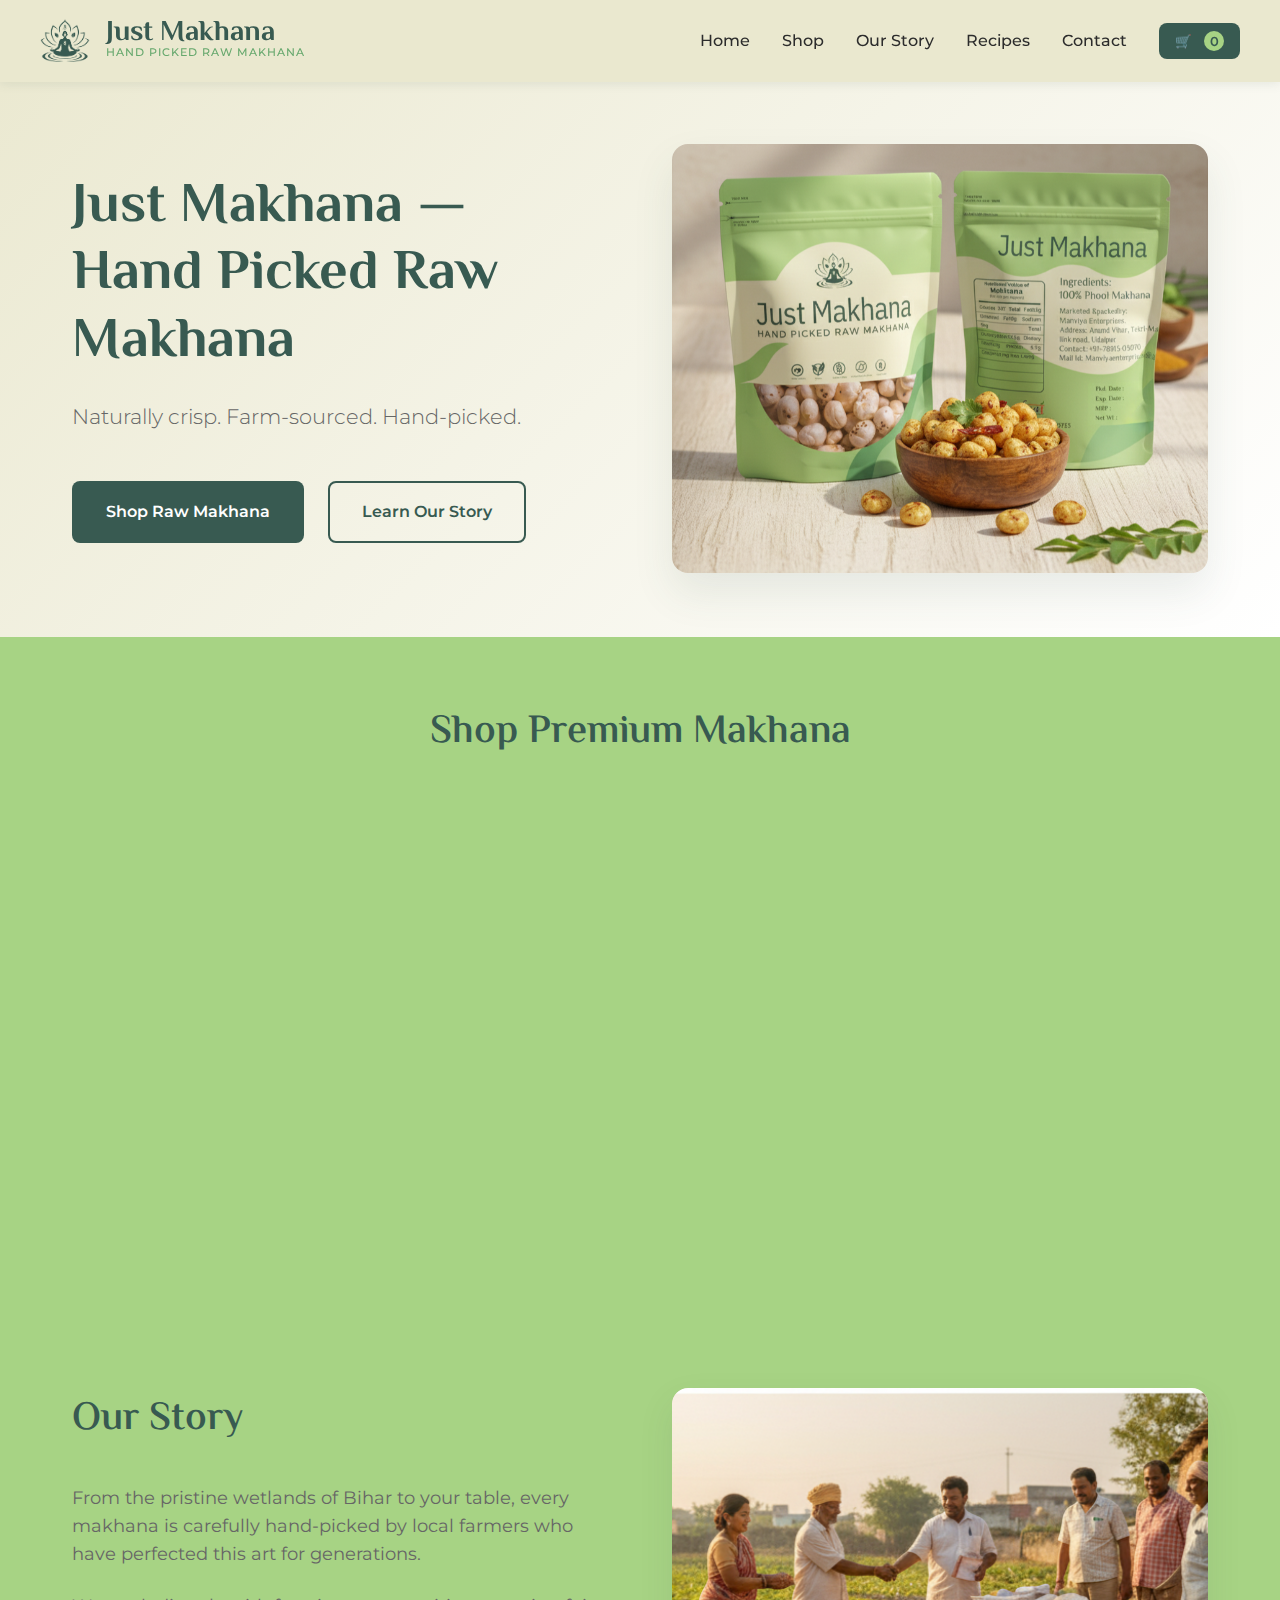
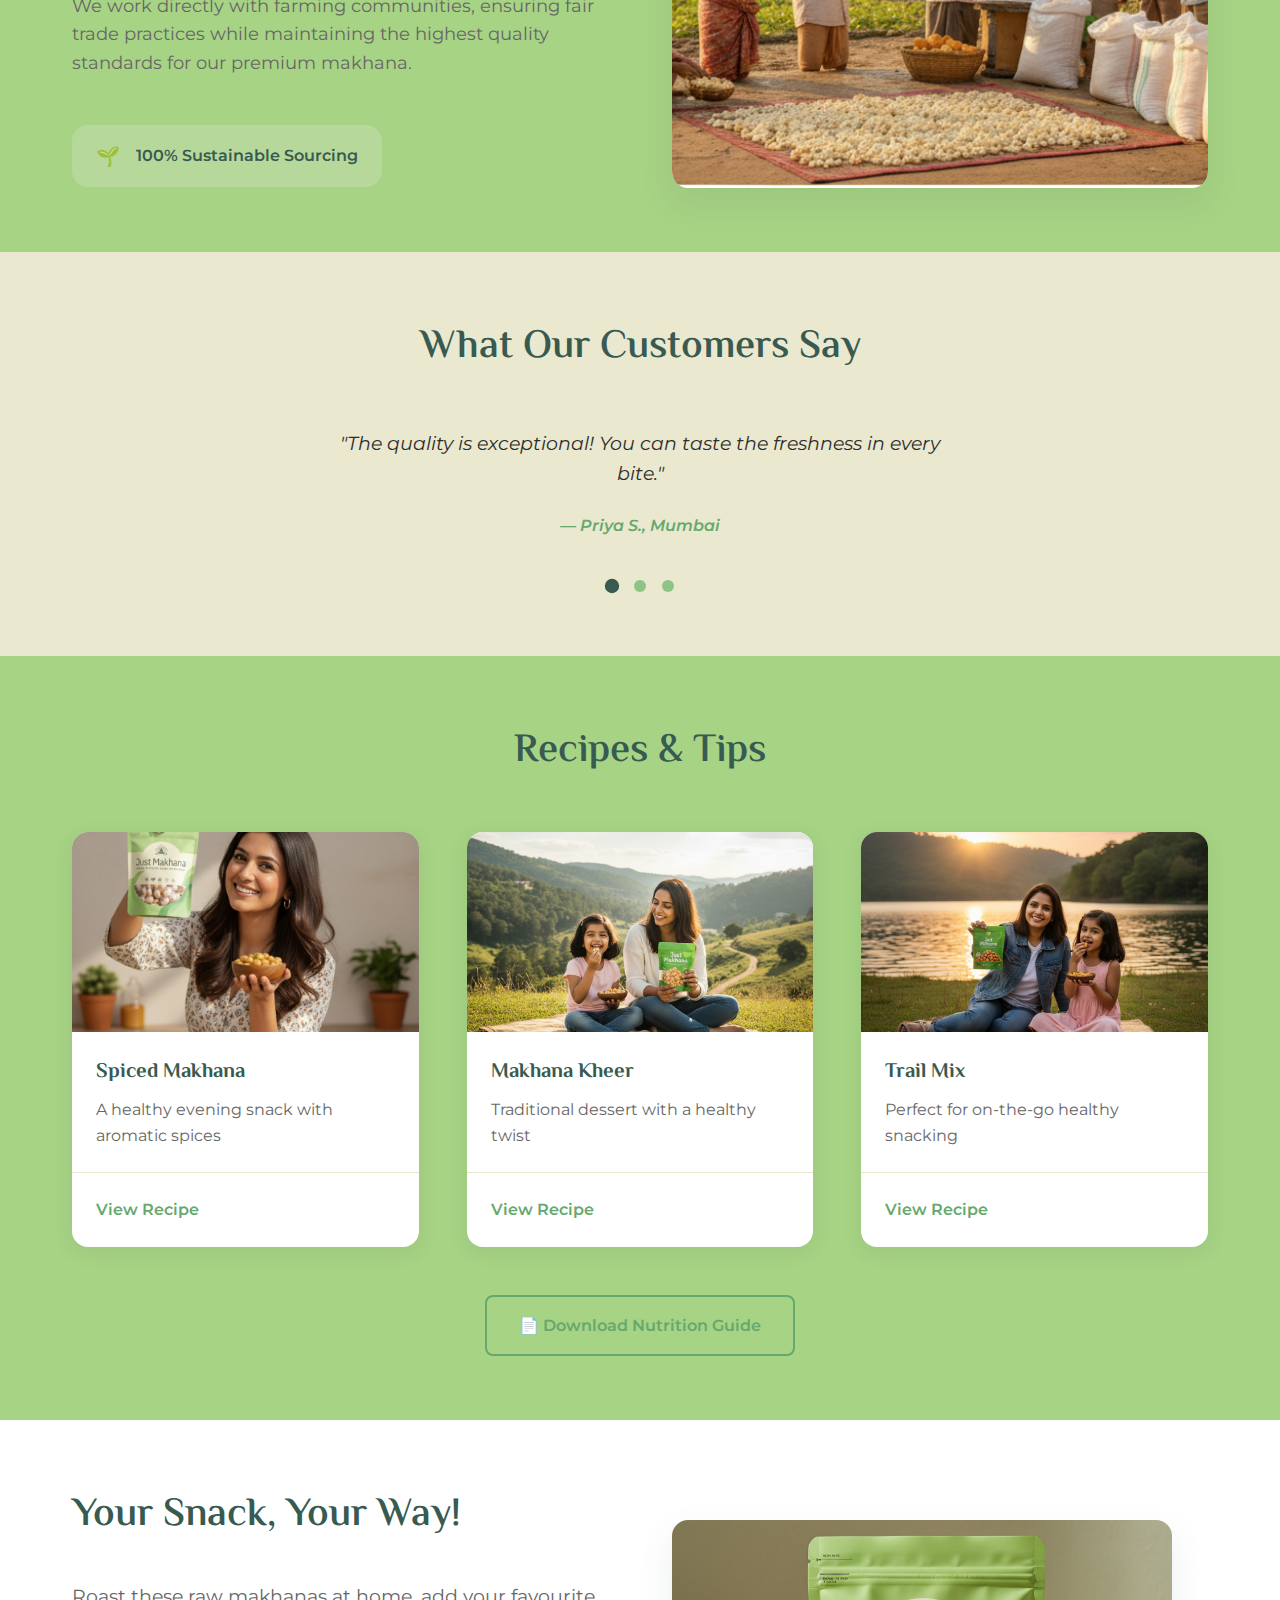
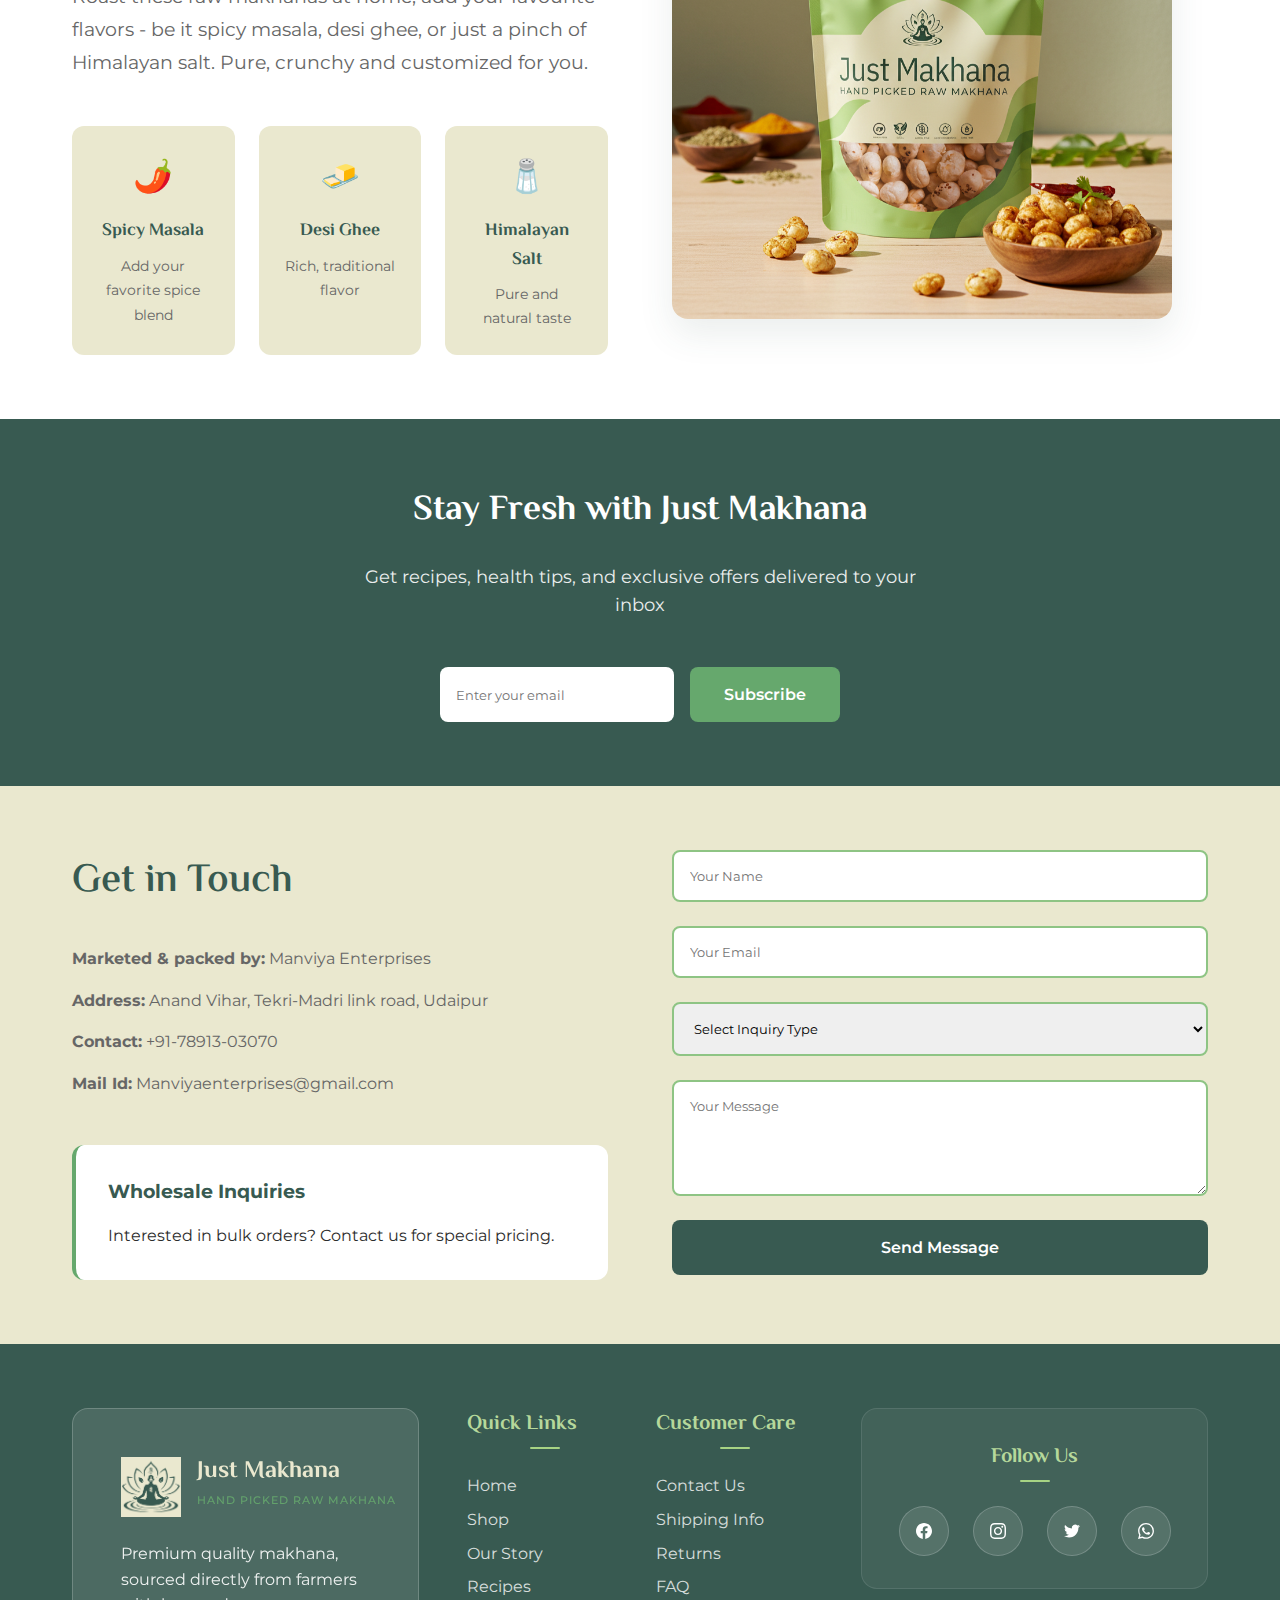
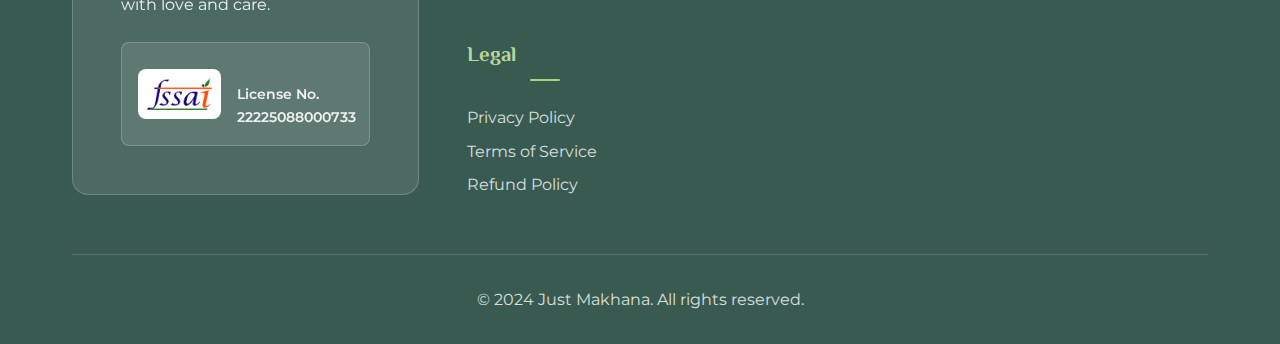
<file: index.html>
<!DOCTYPE html>
<html lang="en">
<head>
    <meta charset="UTF-8">
    <meta name="viewport" content="width=device-width, initial-scale=1.0">
    <title>Just Makhana - Hand Picked Raw Makhana | Premium Natural Snacks</title>
    <meta name="description" content="Naturally crisp, farm-sourced, hand-picked raw makhana. Premium quality fox nuts directly from farmers. Shop organic makhana snacks online.">
    <meta property="og:title" content="Just Makhana - Hand Picked Raw Makhana">
    <meta property="og:description" content="Naturally crisp. Farm-sourced. Hand-picked.">
    <meta property="og:image" content="./assets/image_1.png">
    <meta property="og:url" content="https://justmakhana.com">
    <link rel="preconnect" href="https://fonts.googleapis.com">
    <link rel="preconnect" href="https://fonts.gstatic.com" crossorigin>
    <link href="https://fonts.googleapis.com/css2?family=El+Messiri:wght@400;500;600;700&family=Montserrat:wght@300;400;500;600;700&display=swap" rel="stylesheet">
    <link rel="stylesheet" href="./css/styles.css">
    <link rel="icon" type="image/png" href="./assets/logo.png">
</head>
<body>
    <!-- Header -->
    <header class="header" role="banner">
        <nav class="nav container" aria-label="Main navigation">
            <div class="nav__brand">
                <div class="logo">
                    <img src="./assets/logo.png" alt="Just Makhana - Hand Picked Raw Makhana" class="logo__image">
                    <div class="logo__text-wrapper">
                        <h1 class="logo__text">Just Makhana</h1>
                        <p class="logo__tagline">HAND PICKED RAW MAKHANA</p>
                    </div>
                </div>
            </div>
            
            <button class="nav__toggle" aria-label="Toggle navigation menu" aria-expanded="false">
                <span></span>
                <span></span>
                <span></span>
            </button>
            
            <ul class="nav__menu" role="menubar">
                <li role="none"><a href="#home" class="nav__link" role="menuitem">Home</a></li>
                <li role="none"><a href="#shop" class="nav__link" role="menuitem">Shop</a></li>
                <li role="none"><a href="#about" class="nav__link" role="menuitem">Our Story</a></li>
                <li role="none"><a href="#recipes" class="nav__link" role="menuitem">Recipes</a></li>
                <li role="none"><a href="#contact" class="nav__link" role="menuitem">Contact</a></li>
                <li role="none"><button class="cart-btn" aria-label="Shopping cart">🛒 <span class="cart-count">0</span></button></li>
            </ul>
        </nav>
    </header>

    <!-- Hero Section -->
    <section id="home" class="hero" role="main">
        <div class="container">
            <div class="hero__content">
                <h2 class="hero__title hero-animate-title">Just Makhana — Hand Picked Raw Makhana</h2>
                <p class="hero__subtitle hero-animate-subtitle">Naturally crisp. Farm-sourced. Hand-picked.</p>
                <div class="hero__actions hero-animate-actions">
                    <a href="#shop" class="btn btn--primary">Shop Raw Makhana</a>
                    <a href="#about" class="btn btn--secondary">Learn Our Story</a>
                </div>
            </div>
            <div class="hero__image hero-animate-image">
                <img src="./assets/image_1.png" alt="Fresh raw makhana in a wooden bowl" loading="eager">
            </div>
        </div>
    </section>

    <!-- Product Categories -->
    <section id="shop" class="categories">
        <div class="container">
            <h2 class="section__title">Shop Premium Makhana</h2>
            <div class="categories__grid">
                <div class="category-card" data-aos="fade-up">
                    <img src="./assets/raw-makhana.png" alt="Raw makhana" loading="lazy">
                    <h3>Raw Makhana</h3>
                    <p>Pure, unprocessed fox nuts</p>
                    <button class="btn btn--outline" onclick="showProducts('raw')">Shop Now</button>
                </div>
                <div class="category-card" data-aos="fade-up" data-aos-delay="100">
                    <img src="./assets/roasted-makhana.png" alt="Roasted makhana" loading="lazy">
                    <h3>Roasted Makhana</h3>
                    <p>Lightly roasted for extra crunch</p>
                    <button class="btn btn--outline" onclick="showProducts('roasted')">Shop Now</button>
                </div>
                <div class="category-card" data-aos="fade-up" data-aos-delay="200">
                    <img src="./assets/flavored-makhana.png" alt="Flavored makhana varieties" loading="lazy">
                    <h3>Flavored Varieties</h3>
                    <p>Natural spices and seasonings</p>
                    <button class="btn btn--outline" onclick="showProducts('flavored')">Shop Now</button>
                </div>
            </div>
        </div>
    </section>

    <!-- Products Grid -->
    <section class="products" id="products-section" style="display: none;">
        <div class="container">
            <div class="products__header">
                <h2 class="section__title">Our Products</h2>
                <div class="products__filters">
                    <select class="filter-select" id="weight-filter" aria-label="Filter by weight">
                        <option value="">All Weights</option>
                        <option value="100g">100g</option>
                        <option value="250g">250g</option>
                        <option value="500g">500g</option>
                        <option value="1kg">1kg</option>
                    </select>
                    <select class="filter-select" id="price-filter" aria-label="Filter by price">
                        <option value="">All Prices</option>
                        <option value="0-200">₹0 - ₹200</option>
                        <option value="200-500">₹200 - ₹500</option>
                        <option value="500+">₹500+</option>
                    </select>
                </div>
            </div>
            <div class="products__grid" id="products-grid">
                <!-- Products will be loaded here -->
            </div>
        </div>
    </section>

    <!-- Our Story -->
    <section id="about" class="story">
        <div class="container">
            <div class="story__content">
                <div class="story__text">
                    <h2 class="section__title">Our Story</h2>
                    <p>From the pristine wetlands of Bihar to your table, every makhana is carefully hand-picked by local farmers who have perfected this art for generations.</p>
                    <p>We work directly with farming communities, ensuring fair trade practices while maintaining the highest quality standards for our premium makhana.</p>
                    <div class="sustainability-badge">
                        <span class="badge__icon">🌱</span>
                        <span class="badge__text">100% Sustainable Sourcing</span>
                    </div>
                </div>
                <div class="story__image">
                    <div class="story__gallery" id="story-gallery">
                        <img src="./assets/farmers-story.png" alt="Local farmers harvesting makhana" class="story__gallery-image active" loading="lazy">
                        <img src="./assets/farmers-story-2.png" alt="Makhana farming process" class="story__gallery-image" loading="lazy">
                        <img src="./assets/farmers-story-3.png" alt="Traditional makhana cultivation" class="story__gallery-image" loading="lazy">
                        <img src="./assets/farmers-story-4.png" alt="Fresh makhana harvest" class="story__gallery-image" loading="lazy">
                    </div>
                </div>
            </div>
        </div>
    </section>

    <!-- Testimonials -->
    <section class="testimonials">
        <div class="container">
            <h2 class="section__title">What Our Customers Say</h2>
            <div class="testimonials__slider" id="testimonials-slider">
                <div class="testimonial-card active">
                    <p>"The quality is exceptional! You can taste the freshness in every bite."</p>
                    <cite>— Priya S., Mumbai</cite>
                </div>
                <div class="testimonial-card">
                    <p>"Finally found authentic makhana that's as good as homemade."</p>
                    <cite>— Rajesh K., Delhi</cite>
                </div>
                <div class="testimonial-card">
                    <p>"Perfect for healthy snacking. My kids love them too!"</p>
                    <cite>— Anita M., Bangalore</cite>
                </div>
            </div>
            <div class="testimonials__dots">
                <button class="dot active" onclick="showTestimonial(0)" aria-label="Show testimonial 1"></button>
                <button class="dot" onclick="showTestimonial(1)" aria-label="Show testimonial 2"></button>
                <button class="dot" onclick="showTestimonial(2)" aria-label="Show testimonial 3"></button>
            </div>
        </div>
    </section>

    <!-- Recipes Section -->
    <section id="recipes" class="recipes">
        <div class="container">
            <h2 class="section__title">Recipes & Tips</h2>
            <div class="recipes__grid">
                <div class="recipe-card">
                    <img src="./assets/recipe-1.png" alt="Spiced makhana recipe" loading="lazy" style="width: 100%; height: 200px; object-fit: cover;">
                    <h3>Spiced Makhana</h3>
                    <p>A healthy evening snack with aromatic spices</p>
                    <a href="#" class="recipe-link">View Recipe</a>
                </div>
                <div class="recipe-card">
                    <img src="./assets/recipe-2.png" alt="Makhana kheer recipe" loading="lazy" style="width: 100%; height: 200px; object-fit: cover;">
                    <h3>Makhana Kheer</h3>
                    <p>Traditional dessert with a healthy twist</p>
                    <a href="#" class="recipe-link">View Recipe</a>
                </div>
                <div class="recipe-card">
                    <img src="./assets/recipe-3.png" alt="Makhana trail mix" loading="lazy" style="width: 100%; height: 200px; object-fit: cover;">
                    <h3>Trail Mix</h3>
                    <p>Perfect for on-the-go healthy snacking</p>
                    <a href="#" class="recipe-link">View Recipe</a>
                </div>
            </div>
            <div class="recipes__download">
                <a href="./assets/makhana-nutrition-guide.pdf" class="btn btn--outline" download>
                    📄 Download Nutrition Guide
                </a>
            </div>
        </div>
    </section>

    <!-- Customization Section -->
    <section class="customization">
        <div class="container">
            <div class="customization__content">
                <div class="customization__text">
                    <h2 class="section__title">Your Snack, Your Way!</h2>
                    <p>Roast these raw makhanas at home, add your favourite flavors - be it spicy masala, desi ghee, or just a pinch of Himalayan salt. Pure, crunchy and customized for you.</p>
                    <div class="customization__features">
                        <div class="feature">
                            <span class="feature__icon">🌶️</span>
                            <h3>Spicy Masala</h3>
                            <p>Add your favorite spice blend</p>
                        </div>
                        <div class="feature">
                            <span class="feature__icon">🧈</span>
                            <h3>Desi Ghee</h3>
                            <p>Rich, traditional flavor</p>
                        </div>
                        <div class="feature">
                            <span class="feature__icon">🧂</span>
                            <h3>Himalayan Salt</h3>
                            <p>Pure and natural taste</p>
                        </div>
                    </div>
                </div>
                <div class="customization__image">
                    <img src="./assets/customization.png" alt="Customize your makhana" loading="lazy">
                </div>
            </div>
        </div>
    </section>

    <!-- Newsletter -->
    <section class="newsletter">
        <div class="container">
            <div class="newsletter__content">
                <h2>Stay Fresh with Just Makhana</h2>
                <p>Get recipes, health tips, and exclusive offers delivered to your inbox</p>
                <form class="newsletter__form" id="newsletter-form">
                    <input type="email" placeholder="Enter your email" required aria-label="Email address">
                    <button type="submit" class="btn btn--primary">Subscribe</button>
                </form>
            </div>
        </div>
    </section>

    <!-- Contact -->
    <section id="contact" class="contact">
        <div class="container">
            <div class="contact__content">
                <div class="contact__info">
                    <h2 class="section__title">Get in Touch</h2>
                    <div class="contact__details">
                        <p><strong>Marketed & packed by:</strong> Manviya Enterprises</p>
                        <p><strong>Address:</strong> Anand Vihar, Tekri-Madri link road, Udaipur</p>
                        <p><strong>Contact:</strong> +91-78913-03070</p>
                        <p><strong>Mail Id:</strong> Manviyaenterprises@gmail.com</p>
                    </div>
                    <div class="contact__wholesale">
                        <h3>Wholesale Inquiries</h3>
                        <p>Interested in bulk orders? Contact us for special pricing.</p>
                    </div>
                </div>
                <form class="contact__form" id="contact-form">
                    <input type="text" placeholder="Your Name" required aria-label="Your name">
                    <input type="email" placeholder="Your Email" required aria-label="Your email">
                    <select required aria-label="Inquiry type">
                        <option value="">Select Inquiry Type</option>
                        <option value="general">General Question</option>
                        <option value="wholesale">Wholesale</option>
                        <option value="support">Customer Support</option>
                    </select>
                    <textarea placeholder="Your Message" rows="5" required aria-label="Your message"></textarea>
                    <button type="submit" class="btn btn--primary">Send Message</button>
                </form>
            </div>
        </div>
    </section>

    <!-- Footer -->
    <footer class="footer">
        <div class="container">
            <div class="footer__content">
                <div class="footer__brand">
                    <div class="logo logo--footer">
                        <img src="./assets/logo.png" alt="Just Makhana - Hand Picked Raw Makhana" class="logo__image logo__image--footer">
                        <div class="logo__text-wrapper">
                            <h3 class="logo__text">Just Makhana</h3>
                            <p class="logo__tagline">HAND PICKED RAW MAKHANA</p>
                        </div>
                    </div>
                    <p>Premium quality makhana, sourced directly from farmers with love and care.</p>
                    <div class="fssai-info">
                        <img src="./assets/fassi_logo.png" alt="FSSAI Logo" class="fssai-logo">
                        <p class="fssai-license">License No. 22225088000733</p>
                    </div>
                </div>
                <div class="footer__links">
                    <div class="footer__section">
                        <h4>Quick Links</h4>
                        <ul>
                            <li><a href="#home">Home</a></li>
                            <li><a href="#shop">Shop</a></li>
                            <li><a href="#about">Our Story</a></li>
                            <li><a href="#recipes">Recipes</a></li>
                        </ul>
                    </div>
                    <div class="footer__section">
                        <h4>Customer Care</h4>
                        <ul>
                            <li><a href="#contact">Contact Us</a></li>
                            <li><a href="#">Shipping Info</a></li>
                            <li><a href="#">Returns</a></li>
                            <li><a href="#">FAQ</a></li>
                        </ul>
                    </div>
                    <div class="footer__section">
                        <h4>Legal</h4>
                        <ul>
                            <li><a href="./privacy-policy.html">Privacy Policy</a></li>
                            <li><a href="./terms-of-service.html">Terms of Service</a></li>
                            <li><a href="./refund-policy.html">Refund Policy</a></li>
                        </ul>
                    </div>
                </div>
                <div class="footer__social">
                    <h4>Follow Us</h4>
                    <div class="social-links">
                        <a href="#" aria-label="Facebook">
                            <svg width="24" height="24" viewBox="0 0 24 24" fill="currentColor">
                                <path d="M24 12.073c0-6.627-5.373-12-12-12s-12 5.373-12 12c0 5.99 4.388 10.954 10.125 11.854v-8.385H7.078v-3.47h3.047V9.43c0-3.007 1.792-4.669 4.533-4.669 1.312 0 2.686.235 2.686.235v2.953H15.83c-1.491 0-1.956.925-1.956 1.874v2.25h3.328l-.532 3.47h-2.796v8.385C19.612 23.027 24 18.062 24 12.073z"/>
                            </svg>
                        </a>
                        <a href="#" aria-label="Instagram">
                            <svg width="24" height="24" viewBox="0 0 24 24" fill="currentColor">
                                <path d="M12 2.163c3.204 0 3.584.012 4.85.07 3.252.148 4.771 1.691 4.919 4.919.058 1.265.069 1.645.069 4.849 0 3.205-.012 3.584-.069 4.849-.149 3.225-1.664 4.771-4.919 4.919-1.266.058-1.644.07-4.85.07-3.204 0-3.584-.012-4.849-.07-3.26-.149-4.771-1.699-4.919-4.92-.058-1.265-.07-1.644-.07-4.849 0-3.204.013-3.583.07-4.849.149-3.227 1.664-4.771 4.919-4.919 1.266-.057 1.645-.069 4.849-.069zm0-2.163c-3.259 0-3.667.014-4.947.072-4.358.2-6.78 2.618-6.98 6.98-.059 1.281-.073 1.689-.073 4.948 0 3.259.014 3.668.072 4.948.2 4.358 2.618 6.78 6.98 6.98 1.281.058 1.689.072 4.948.072 3.259 0 3.668-.014 4.948-.072 4.354-.2 6.782-2.618 6.979-6.98.059-1.28.073-1.689.073-4.948 0-3.259-.014-3.667-.072-4.947-.196-4.354-2.617-6.78-6.979-6.98-1.281-.059-1.69-.073-4.949-.073zm0 5.838c-3.403 0-6.162 2.759-6.162 6.162s2.759 6.163 6.162 6.163 6.162-2.759 6.162-6.163c0-3.403-2.759-6.162-6.162-6.162zm0 10.162c-2.209 0-4-1.79-4-4 0-2.209 1.791-4 4-4s4 1.791 4 4c0 2.21-1.791 4-4 4zm6.406-11.845c-.796 0-1.441.645-1.441 1.44s.645 1.44 1.441 1.44c.795 0 1.439-.645 1.439-1.44s-.644-1.44-1.439-1.44z"/>
                            </svg>
                        </a>
                        <a href="#" aria-label="Twitter">
                            <svg width="24" height="24" viewBox="0 0 24 24" fill="currentColor">
                                <path d="M23.953 4.57a10 10 0 01-2.825.775 4.958 4.958 0 002.163-2.723c-.951.555-2.005.959-3.127 1.184a4.92 4.92 0 00-8.384 4.482C7.69 8.095 4.067 6.13 1.64 3.162a4.822 4.822 0 00-.666 2.475c0 1.71.87 3.213 2.188 4.096a4.904 4.904 0 01-2.228-.616v.06a4.923 4.923 0 003.946 4.827 4.996 4.996 0 01-2.212.085 4.936 4.936 0 004.604 3.417 9.867 9.867 0 01-6.102 2.105c-.39 0-.779-.023-1.17-.067a13.995 13.995 0 007.557 2.209c9.053 0 13.998-7.496 13.998-13.985 0-.21 0-.42-.015-.63A9.935 9.935 0 0024 4.59z"/>
                            </svg>
                        </a>
                        <a href="#" aria-label="WhatsApp">
                            <svg width="24" height="24" viewBox="0 0 24 24" fill="currentColor">
                                <path d="M17.472 14.382c-.297-.149-1.758-.867-2.03-.967-.273-.099-.471-.148-.67.15-.197.297-.767.966-.94 1.164-.173.199-.347.223-.644.075-.297-.15-1.255-.463-2.39-1.475-.883-.788-1.48-1.761-1.653-2.059-.173-.297-.018-.458.13-.606.134-.133.298-.347.446-.52.149-.174.198-.298.298-.497.099-.198.05-.371-.025-.52-.075-.149-.669-1.612-.916-2.207-.242-.579-.487-.5-.669-.51-.173-.008-.371-.01-.57-.01-.198 0-.52.074-.792.372-.272.297-1.04 1.016-1.04 2.479 0 1.462 1.065 2.875 1.213 3.074.149.198 2.096 3.2 5.077 4.487.709.306 1.262.489 1.694.625.712.227 1.36.195 1.871.118.571-.085 1.758-.719 2.006-1.413.248-.694.248-1.289.173-1.413-.074-.124-.272-.198-.57-.347m-5.421 7.403h-.004a9.87 9.87 0 01-5.031-1.378l-.361-.214-3.741.982.998-3.648-.235-.374a9.86 9.86 0 01-1.51-5.26c.001-5.45 4.436-9.884 9.888-9.884 2.64 0 5.122 1.03 6.988 2.898a9.825 9.825 0 012.893 6.994c-.003 5.45-4.437 9.884-9.885 9.884m8.413-18.297A11.815 11.815 0 0012.05 0C5.495 0 .16 5.335.157 11.892c0 2.096.547 4.142 1.588 5.945L.057 24l6.305-1.654a11.882 11.882 0 005.683 1.448h.005c6.554 0 11.89-5.335 11.893-11.893A11.821 11.821 0 0020.465 3.488"/>
                            </svg>
                        </a>
                    </div>
                </div>
            </div>
            <div class="footer__bottom">
                <p>&copy; 2024 Just Makhana. All rights reserved.</p>
            </div>
        </div>
    </footer>

    <!-- Cart Modal -->
    <div class="modal" id="cart-modal" role="dialog" aria-labelledby="cart-title" aria-hidden="true">
        <div class="modal__content">
            <div class="modal__header">
                <h2 id="cart-title">Shopping Cart</h2>
                <button class="modal__close" aria-label="Close cart">&times;</button>
            </div>
            <div class="modal__body" id="cart-items">
                <p class="cart-empty">Your cart is empty</p>
            </div>
            <div class="modal__footer">
                <div class="cart-total">
                    <strong>Total: ₹<span id="cart-total">0</span></strong>
                </div>
                <button class="btn btn--primary btn--full" id="checkout-btn" disabled>Proceed to Checkout</button>
            </div>
        </div>
    </div>

    <!-- Product Modal -->
    <div class="modal" id="product-modal" role="dialog" aria-labelledby="product-title" aria-hidden="true">
        <div class="modal__content modal__content--large">
            <div class="modal__header">
                <h2 id="product-title"></h2>
                <button class="modal__close" aria-label="Close product details">&times;</button>
            </div>
            <div class="modal__body" id="product-details">
                <!-- Product details will be loaded here -->
            </div>
        </div>
    </div>

    <script src="./js/main.js"></script>
</body>
</html>
</file>
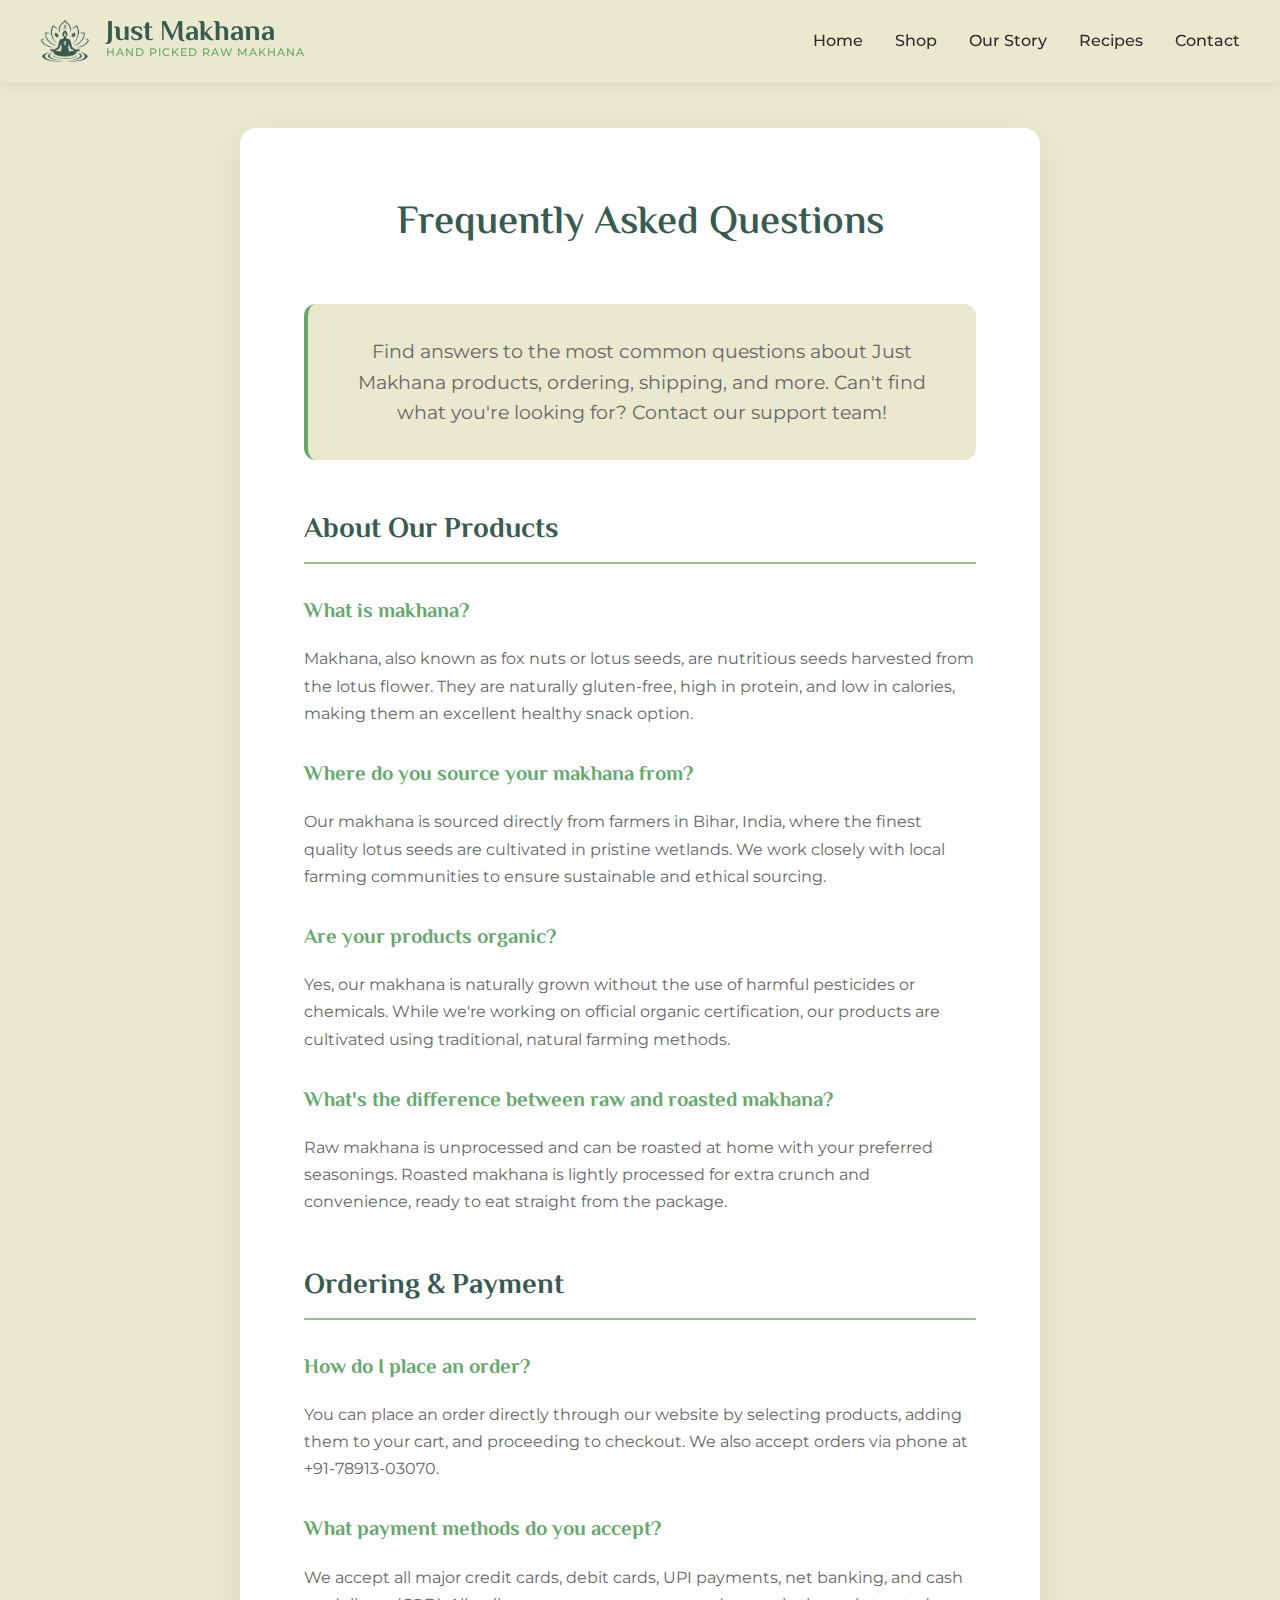
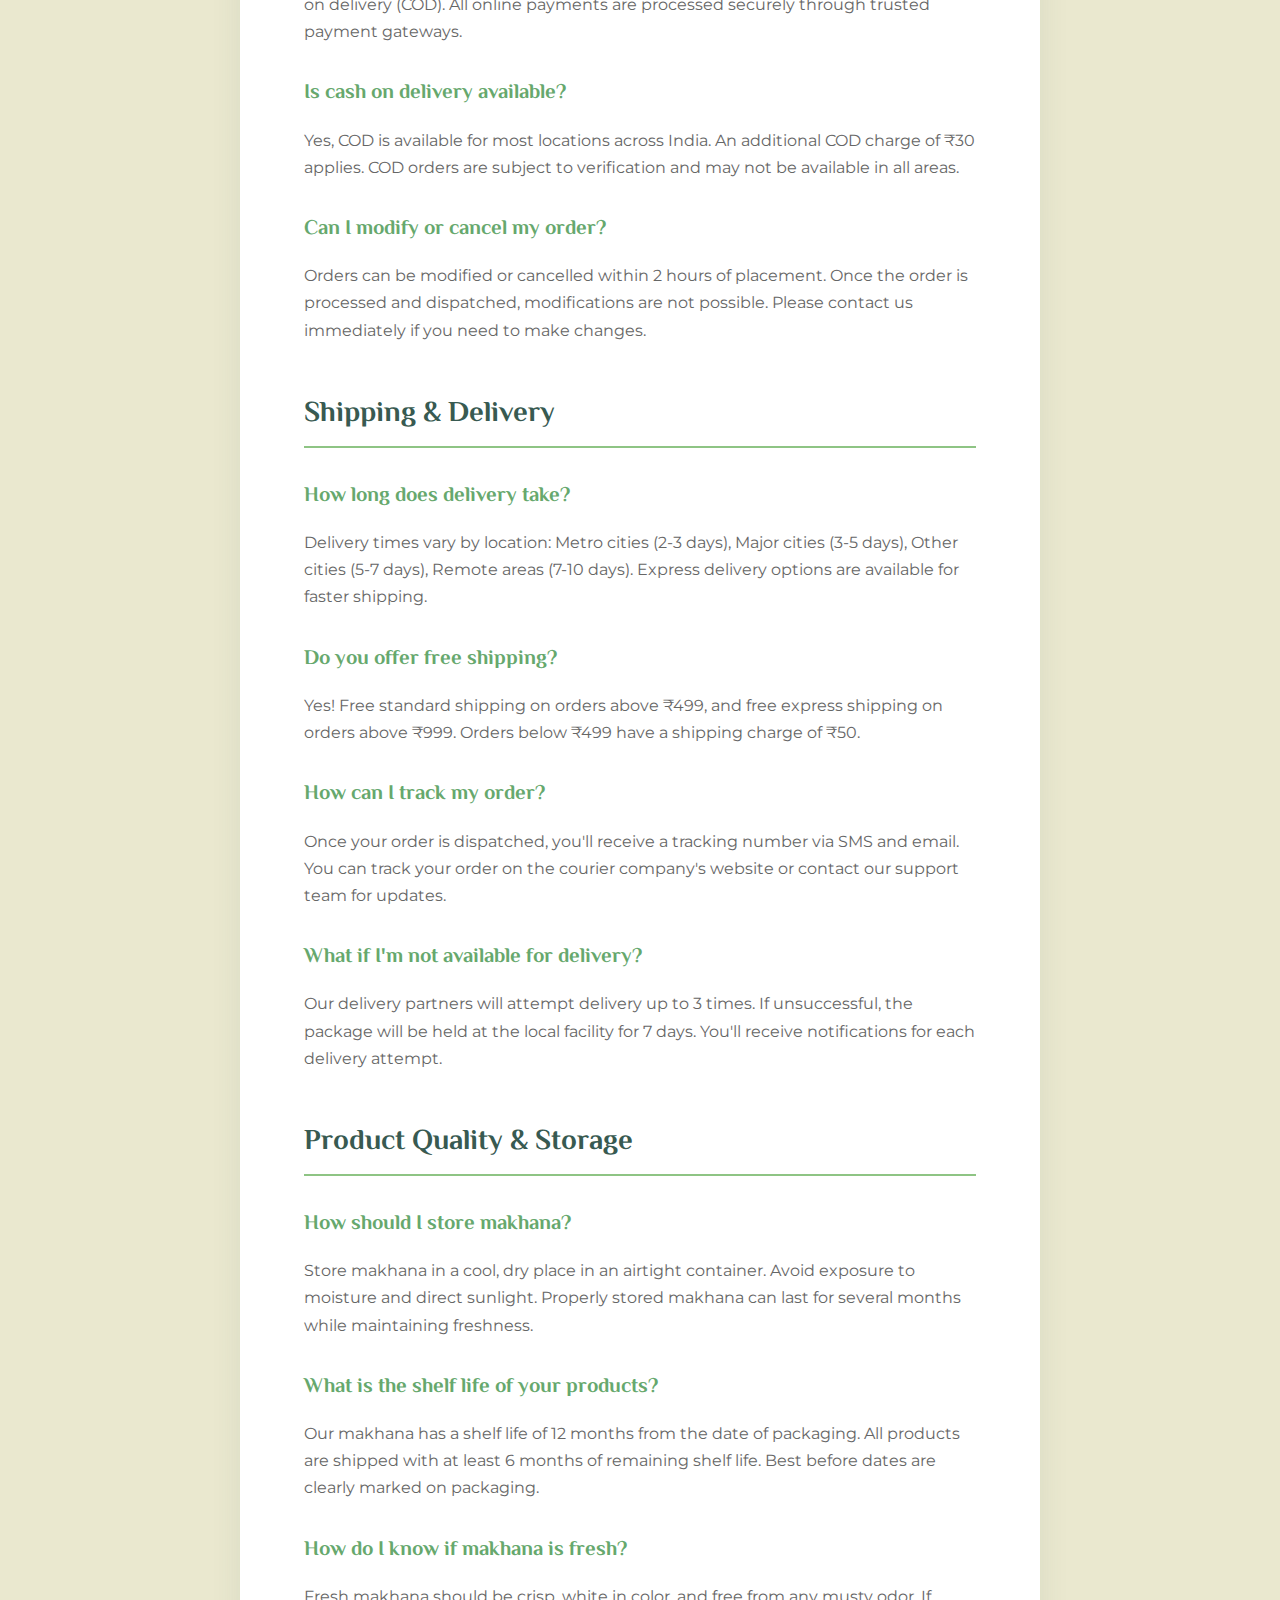
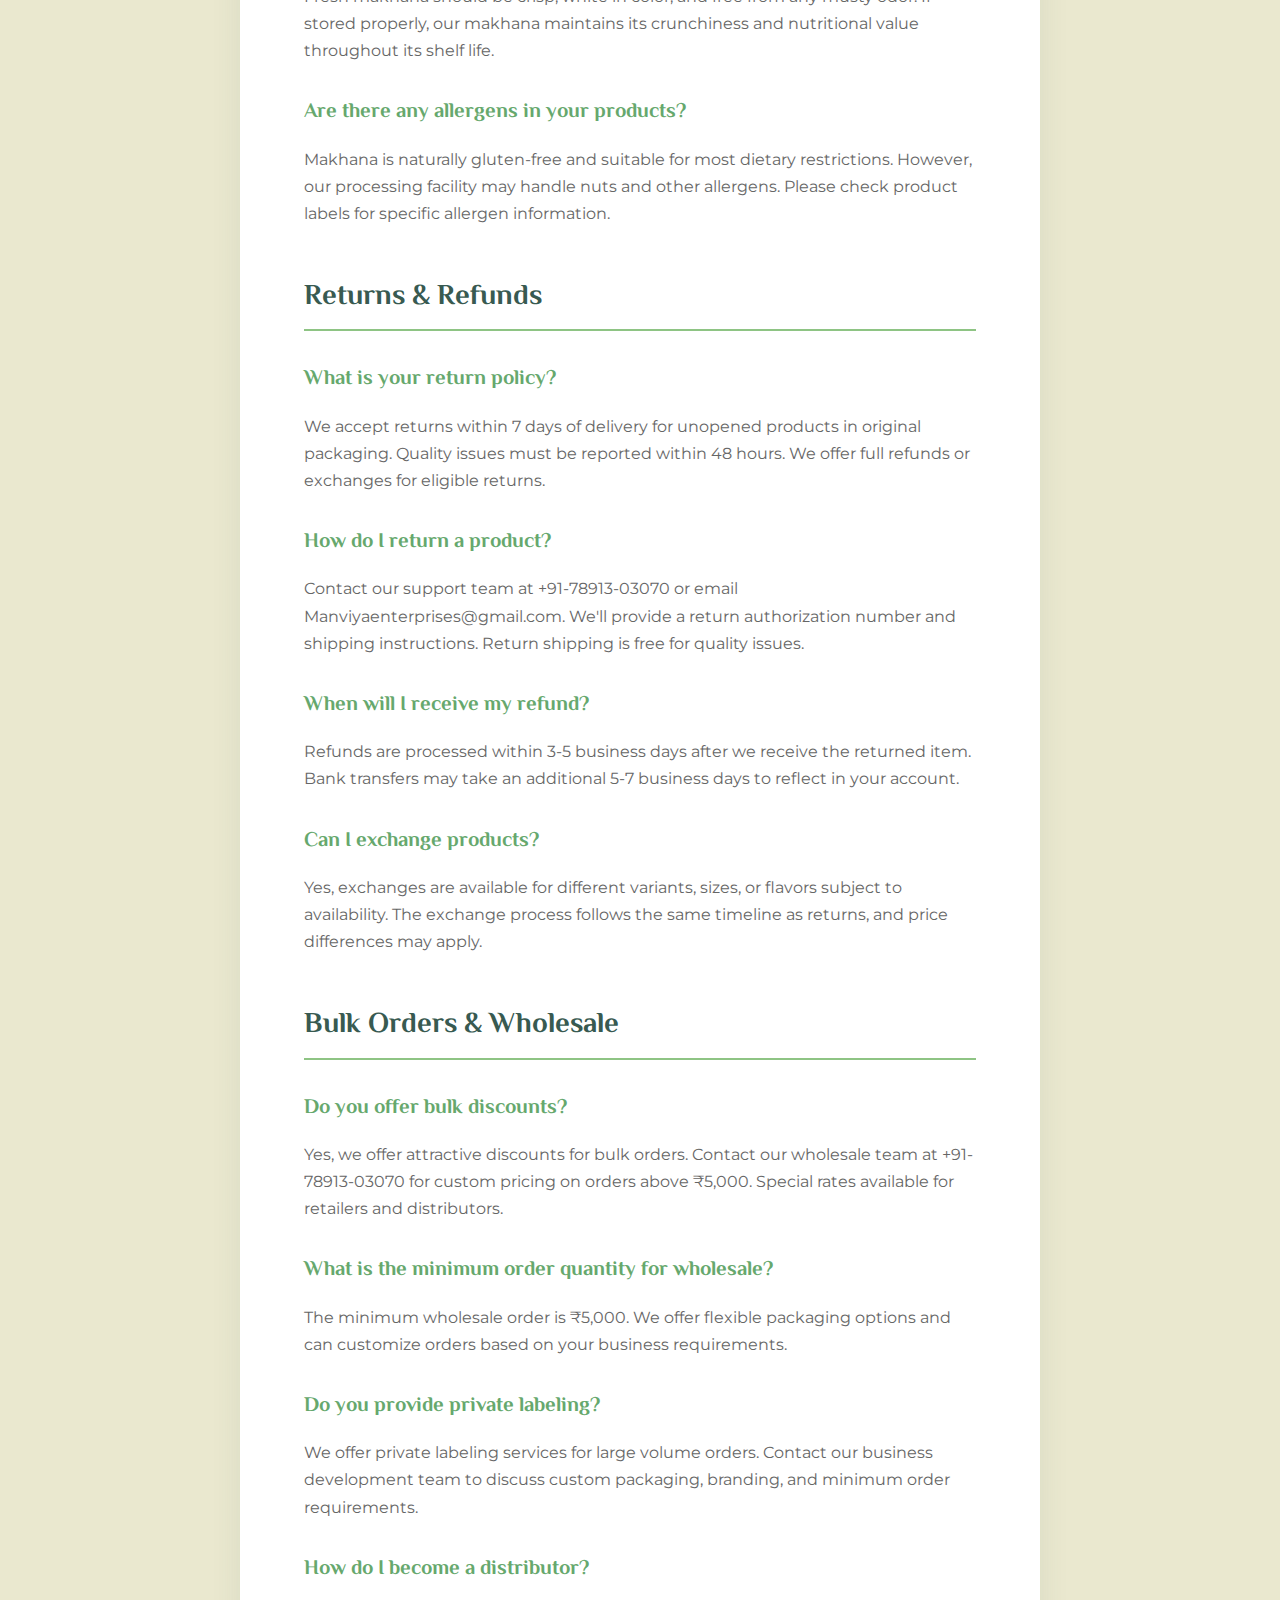
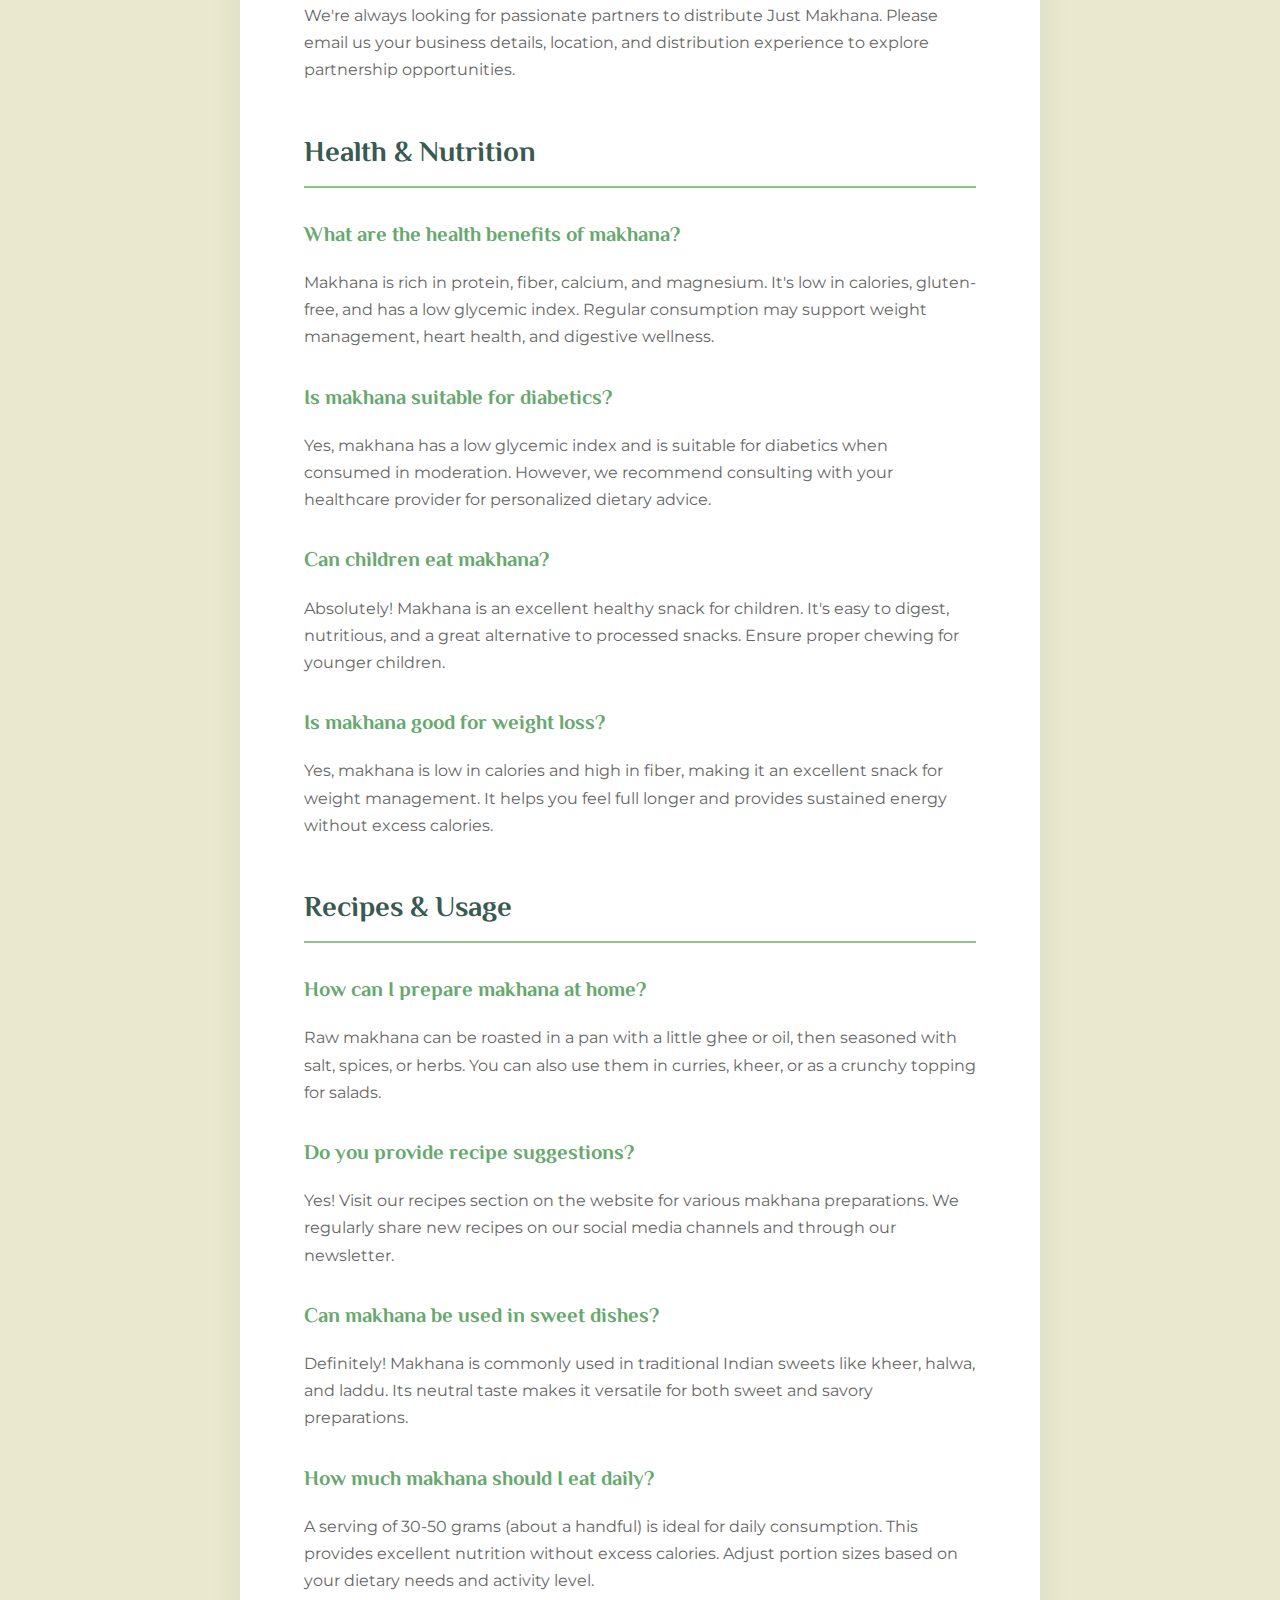
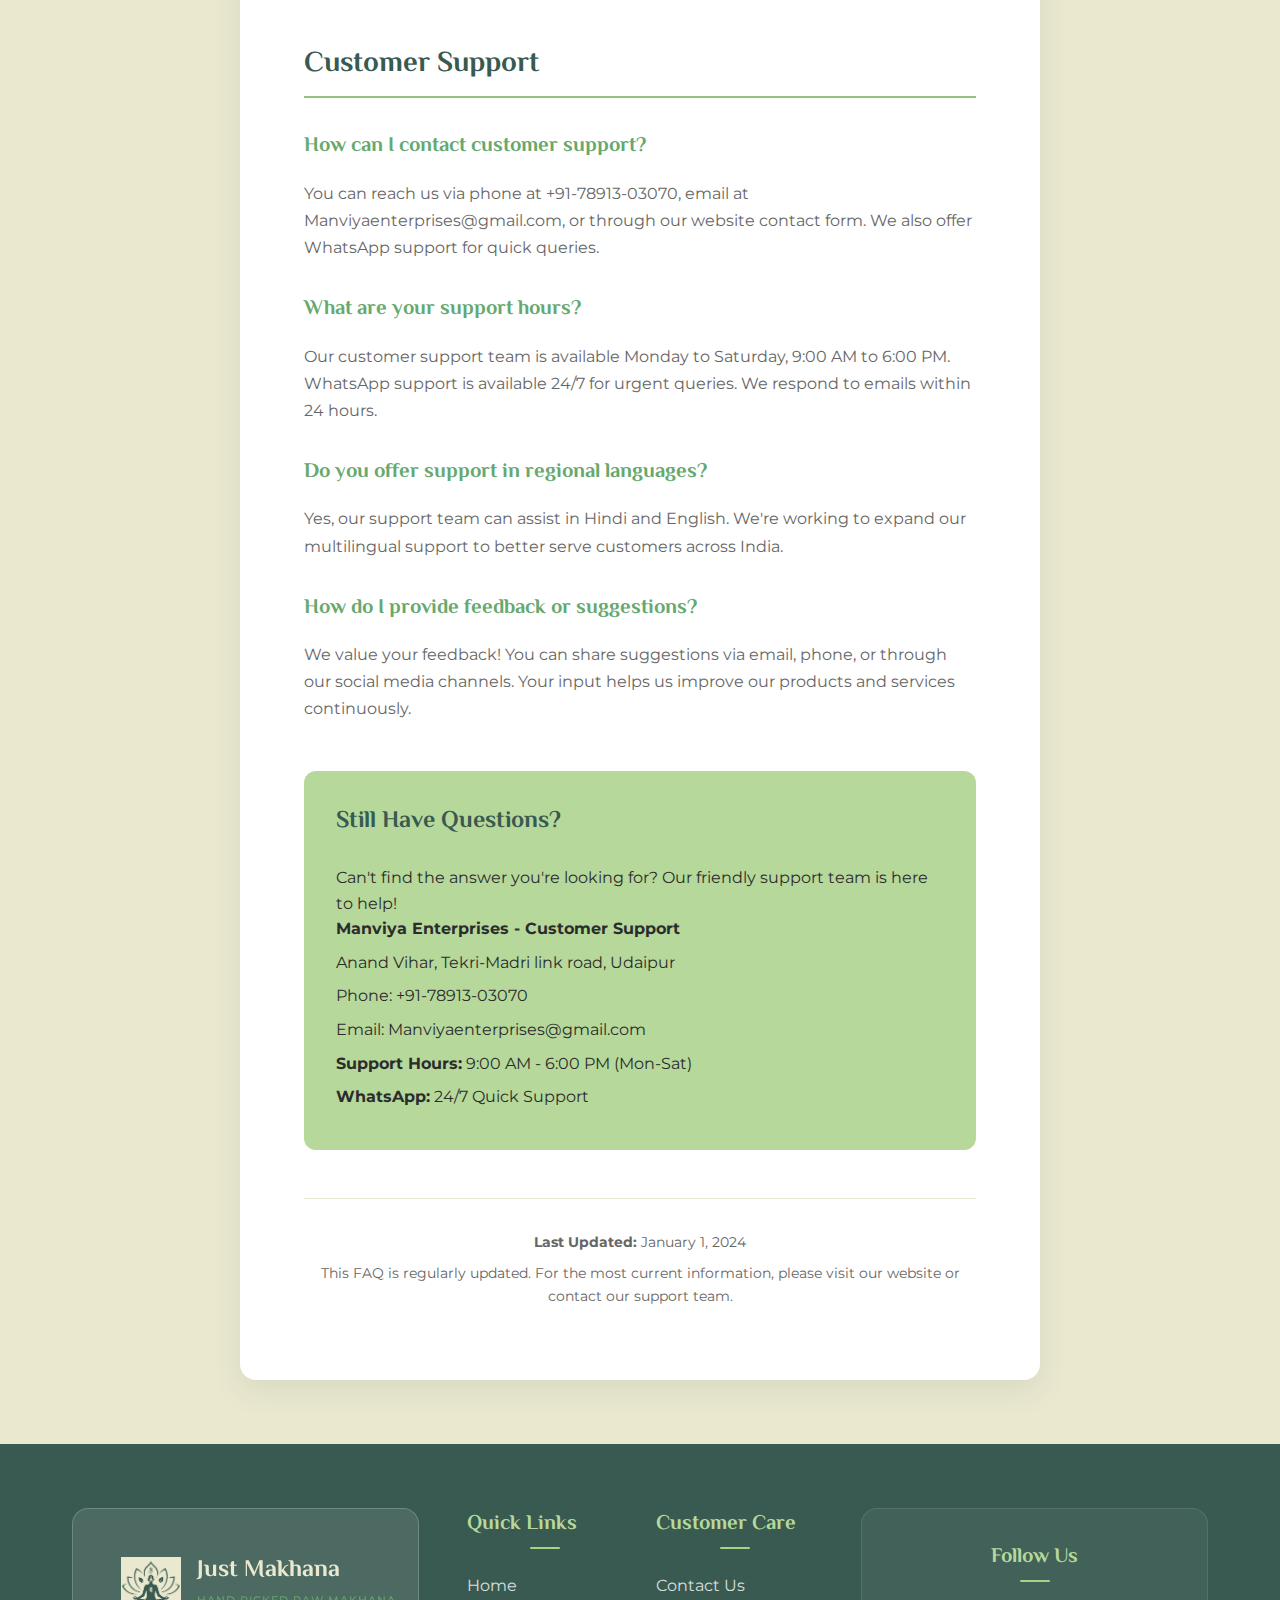
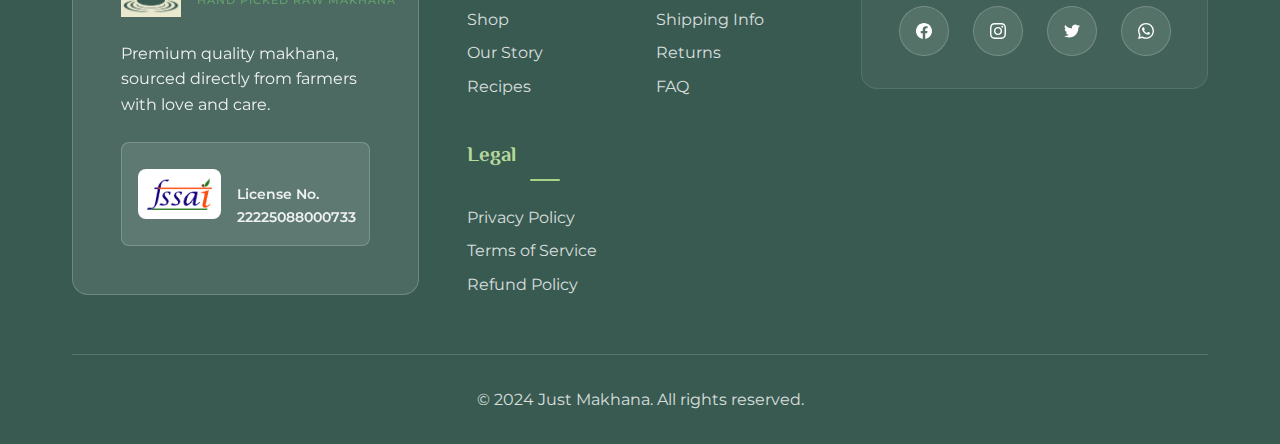
<file: faq.html>
<!DOCTYPE html>
<html lang="en">
<head>
    <meta charset="UTF-8">
    <meta name="viewport" content="width=device-width, initial-scale=1.0">
    <title>FAQ - Just Makhana | Hand Picked Raw Makhana</title>
    <meta name="description" content="Frequently Asked Questions about Just Makhana - Find answers to common questions about our products, shipping, and services.">
    <link rel="preconnect" href="https://fonts.googleapis.com">
    <link rel="preconnect" href="https://fonts.gstatic.com" crossorigin>
    <link href="https://fonts.googleapis.com/css2?family=El+Messiri:wght@400;500;600;700&family=Montserrat:wght@300;400;500;600;700&display=swap" rel="stylesheet">
    <link rel="stylesheet" href="./css/styles.css">
    <link rel="icon" type="image/png" href="./assets/logo.png">
</head>
<body>
    <!-- Header -->
    <header class="header" role="banner">
        <nav class="nav container" aria-label="Main navigation">
            <div class="nav__brand">
                <div class="logo">
                    <img src="./assets/logo.png" alt="Just Makhana - Hand Picked Raw Makhana" class="logo__image">
                    <div class="logo__text-wrapper">
                        <h1 class="logo__text">Just Makhana</h1>
                        <p class="logo__tagline">HAND PICKED RAW MAKHANA</p>
                    </div>
                </div>
            </div>
            
            <button class="nav__toggle" aria-label="Toggle navigation menu" aria-expanded="false">
                <span></span>
                <span></span>
                <span></span>
            </button>
            
            <ul class="nav__menu" role="menubar">
                <li role="none"><a href="./index.html" class="nav__link" role="menuitem">Home</a></li>
                <li role="none"><a href="./index.html#shop" class="nav__link" role="menuitem">Shop</a></li>
                <li role="none"><a href="./index.html#about" class="nav__link" role="menuitem">Our Story</a></li>
                <li role="none"><a href="./index.html#recipes" class="nav__link" role="menuitem">Recipes</a></li>
                <li role="none"><a href="./index.html#contact" class="nav__link" role="menuitem">Contact</a></li>
            </ul>
        </nav>
    </header>

    <!-- FAQ Content -->
    <main class="privacy-policy">
        <div class="container">
            <div class="privacy-policy__content">
                <h1 class="section__title">Frequently Asked Questions</h1>
                <p class="privacy-policy__intro">Find answers to the most common questions about Just Makhana products, ordering, shipping, and more. Can't find what you're looking for? Contact our support team!</p>
                
                <div class="privacy-policy__section">
                    <h2>About Our Products</h2>
                    <h3>What is makhana?</h3>
                    <p>Makhana, also known as fox nuts or lotus seeds, are nutritious seeds harvested from the lotus flower. They are naturally gluten-free, high in protein, and low in calories, making them an excellent healthy snack option.</p>
                    
                    <h3>Where do you source your makhana from?</h3>
                    <p>Our makhana is sourced directly from farmers in Bihar, India, where the finest quality lotus seeds are cultivated in pristine wetlands. We work closely with local farming communities to ensure sustainable and ethical sourcing.</p>
                    
                    <h3>Are your products organic?</h3>
                    <p>Yes, our makhana is naturally grown without the use of harmful pesticides or chemicals. While we're working on official organic certification, our products are cultivated using traditional, natural farming methods.</p>
                    
                    <h3>What's the difference between raw and roasted makhana?</h3>
                    <p>Raw makhana is unprocessed and can be roasted at home with your preferred seasonings. Roasted makhana is lightly processed for extra crunch and convenience, ready to eat straight from the package.</p>
                </div>

                <div class="privacy-policy__section">
                    <h2>Ordering & Payment</h2>
                    <h3>How do I place an order?</h3>
                    <p>You can place an order directly through our website by selecting products, adding them to your cart, and proceeding to checkout. We also accept orders via phone at +91-78913-03070.</p>
                    
                    <h3>What payment methods do you accept?</h3>
                    <p>We accept all major credit cards, debit cards, UPI payments, net banking, and cash on delivery (COD). All online payments are processed securely through trusted payment gateways.</p>
                    
                    <h3>Is cash on delivery available?</h3>
                    <p>Yes, COD is available for most locations across India. An additional COD charge of ₹30 applies. COD orders are subject to verification and may not be available in all areas.</p>
                    
                    <h3>Can I modify or cancel my order?</h3>
                    <p>Orders can be modified or cancelled within 2 hours of placement. Once the order is processed and dispatched, modifications are not possible. Please contact us immediately if you need to make changes.</p>
                </div>

                <div class="privacy-policy__section">
                    <h2>Shipping & Delivery</h2>
                    <h3>How long does delivery take?</h3>
                    <p>Delivery times vary by location: Metro cities (2-3 days), Major cities (3-5 days), Other cities (5-7 days), Remote areas (7-10 days). Express delivery options are available for faster shipping.</p>
                    
                    <h3>Do you offer free shipping?</h3>
                    <p>Yes! Free standard shipping on orders above ₹499, and free express shipping on orders above ₹999. Orders below ₹499 have a shipping charge of ₹50.</p>
                    
                    <h3>How can I track my order?</h3>
                    <p>Once your order is dispatched, you'll receive a tracking number via SMS and email. You can track your order on the courier company's website or contact our support team for updates.</p>
                    
                    <h3>What if I'm not available for delivery?</h3>
                    <p>Our delivery partners will attempt delivery up to 3 times. If unsuccessful, the package will be held at the local facility for 7 days. You'll receive notifications for each delivery attempt.</p>
                </div>

                <div class="privacy-policy__section">
                    <h2>Product Quality & Storage</h2>
                    <h3>How should I store makhana?</h3>
                    <p>Store makhana in a cool, dry place in an airtight container. Avoid exposure to moisture and direct sunlight. Properly stored makhana can last for several months while maintaining freshness.</p>
                    
                    <h3>What is the shelf life of your products?</h3>
                    <p>Our makhana has a shelf life of 12 months from the date of packaging. All products are shipped with at least 6 months of remaining shelf life. Best before dates are clearly marked on packaging.</p>
                    
                    <h3>How do I know if makhana is fresh?</h3>
                    <p>Fresh makhana should be crisp, white in color, and free from any musty odor. If stored properly, our makhana maintains its crunchiness and nutritional value throughout its shelf life.</p>
                    
                    <h3>Are there any allergens in your products?</h3>
                    <p>Makhana is naturally gluten-free and suitable for most dietary restrictions. However, our processing facility may handle nuts and other allergens. Please check product labels for specific allergen information.</p>
                </div>

                <div class="privacy-policy__section">
                    <h2>Returns & Refunds</h2>
                    <h3>What is your return policy?</h3>
                    <p>We accept returns within 7 days of delivery for unopened products in original packaging. Quality issues must be reported within 48 hours. We offer full refunds or exchanges for eligible returns.</p>
                    
                    <h3>How do I return a product?</h3>
                    <p>Contact our support team at +91-78913-03070 or email Manviyaenterprises@gmail.com. We'll provide a return authorization number and shipping instructions. Return shipping is free for quality issues.</p>
                    
                    <h3>When will I receive my refund?</h3>
                    <p>Refunds are processed within 3-5 business days after we receive the returned item. Bank transfers may take an additional 5-7 business days to reflect in your account.</p>
                    
                    <h3>Can I exchange products?</h3>
                    <p>Yes, exchanges are available for different variants, sizes, or flavors subject to availability. The exchange process follows the same timeline as returns, and price differences may apply.</p>
                </div>

                <div class="privacy-policy__section">
                    <h2>Bulk Orders & Wholesale</h2>
                    <h3>Do you offer bulk discounts?</h3>
                    <p>Yes, we offer attractive discounts for bulk orders. Contact our wholesale team at +91-78913-03070 for custom pricing on orders above ₹5,000. Special rates available for retailers and distributors.</p>
                    
                    <h3>What is the minimum order quantity for wholesale?</h3>
                    <p>The minimum wholesale order is ₹5,000. We offer flexible packaging options and can customize orders based on your business requirements.</p>
                    
                    <h3>Do you provide private labeling?</h3>
                    <p>We offer private labeling services for large volume orders. Contact our business development team to discuss custom packaging, branding, and minimum order requirements.</p>
                    
                    <h3>How do I become a distributor?</h3>
                    <p>We're always looking for passionate partners to distribute Just Makhana. Please email us your business details, location, and distribution experience to explore partnership opportunities.</p>
                </div>

                <div class="privacy-policy__section">
                    <h2>Health & Nutrition</h2>
                    <h3>What are the health benefits of makhana?</h3>
                    <p>Makhana is rich in protein, fiber, calcium, and magnesium. It's low in calories, gluten-free, and has a low glycemic index. Regular consumption may support weight management, heart health, and digestive wellness.</p>
                    
                    <h3>Is makhana suitable for diabetics?</h3>
                    <p>Yes, makhana has a low glycemic index and is suitable for diabetics when consumed in moderation. However, we recommend consulting with your healthcare provider for personalized dietary advice.</p>
                    
                    <h3>Can children eat makhana?</h3>
                    <p>Absolutely! Makhana is an excellent healthy snack for children. It's easy to digest, nutritious, and a great alternative to processed snacks. Ensure proper chewing for younger children.</p>
                    
                    <h3>Is makhana good for weight loss?</h3>
                    <p>Yes, makhana is low in calories and high in fiber, making it an excellent snack for weight management. It helps you feel full longer and provides sustained energy without excess calories.</p>
                </div>

                <div class="privacy-policy__section">
                    <h2>Recipes & Usage</h2>
                    <h3>How can I prepare makhana at home?</h3>
                    <p>Raw makhana can be roasted in a pan with a little ghee or oil, then seasoned with salt, spices, or herbs. You can also use them in curries, kheer, or as a crunchy topping for salads.</p>
                    
                    <h3>Do you provide recipe suggestions?</h3>
                    <p>Yes! Visit our recipes section on the website for various makhana preparations. We regularly share new recipes on our social media channels and through our newsletter.</p>
                    
                    <h3>Can makhana be used in sweet dishes?</h3>
                    <p>Definitely! Makhana is commonly used in traditional Indian sweets like kheer, halwa, and laddu. Its neutral taste makes it versatile for both sweet and savory preparations.</p>
                    
                    <h3>How much makhana should I eat daily?</h3>
                    <p>A serving of 30-50 grams (about a handful) is ideal for daily consumption. This provides excellent nutrition without excess calories. Adjust portion sizes based on your dietary needs and activity level.</p>
                </div>

                <div class="privacy-policy__section">
                    <h2>Customer Support</h2>
                    <h3>How can I contact customer support?</h3>
                    <p>You can reach us via phone at +91-78913-03070, email at Manviyaenterprises@gmail.com, or through our website contact form. We also offer WhatsApp support for quick queries.</p>
                    
                    <h3>What are your support hours?</h3>
                    <p>Our customer support team is available Monday to Saturday, 9:00 AM to 6:00 PM. WhatsApp support is available 24/7 for urgent queries. We respond to emails within 24 hours.</p>
                    
                    <h3>Do you offer support in regional languages?</h3>
                    <p>Yes, our support team can assist in Hindi and English. We're working to expand our multilingual support to better serve customers across India.</p>
                    
                    <h3>How do I provide feedback or suggestions?</h3>
                    <p>We value your feedback! You can share suggestions via email, phone, or through our social media channels. Your input helps us improve our products and services continuously.</p>
                </div>

                <div class="privacy-policy__contact">
                    <h2>Still Have Questions?</h2>
                    <p>Can't find the answer you're looking for? Our friendly support team is here to help!</p>
                    <div class="contact-info">
                        <p><strong>Manviya Enterprises - Customer Support</strong></p>
                        <p>Anand Vihar, Tekri-Madri link road, Udaipur</p>
                        <p>Phone: +91-78913-03070</p>
                        <p>Email: Manviyaenterprises@gmail.com</p>
                        <p><strong>Support Hours:</strong> 9:00 AM - 6:00 PM (Mon-Sat)</p>
                        <p><strong>WhatsApp:</strong> 24/7 Quick Support</p>
                    </div>
                </div>

                <div class="privacy-policy__footer">
                    <p><strong>Last Updated:</strong> January 1, 2024</p>
                    <p>This FAQ is regularly updated. For the most current information, please visit our website or contact our support team.</p>
                </div>
            </div>
        </div>
    </main>

    <!-- Footer -->
    <footer class="footer">
        <div class="container">
            <div class="footer__content">
                <div class="footer__brand">
                    <div class="logo logo--footer">
                        <img src="./assets/logo.png" alt="Just Makhana - Hand Picked Raw Makhana" class="logo__image logo__image--footer">
                        <div class="logo__text-wrapper">
                            <h3 class="logo__text">Just Makhana</h3>
                            <p class="logo__tagline">HAND PICKED RAW MAKHANA</p>
                        </div>
                    </div>
                    <p>Premium quality makhana, sourced directly from farmers with love and care.</p>
                    <div class="fssai-info">
                        <img src="./assets/fassi_logo.png" alt="FSSAI Logo" class="fssai-logo">
                        <p class="fssai-license">License No. 22225088000733</p>
                    </div>
                </div>
                <div class="footer__links">
                    <div class="footer__section">
                        <h4>Quick Links</h4>
                        <ul>
                            <li><a href="./index.html">Home</a></li>
                            <li><a href="./index.html#shop">Shop</a></li>
                            <li><a href="./index.html#about">Our Story</a></li>
                            <li><a href="./index.html#recipes">Recipes</a></li>
                        </ul>
                    </div>
                    <div class="footer__section">
                        <h4>Customer Care</h4>
                        <ul>
                            <li><a href="./index.html#contact">Contact Us</a></li>
                            <li><a href="./shipping-info.html">Shipping Info</a></li>
                            <li><a href="./returns.html">Returns</a></li>
                            <li><a href="./faq.html">FAQ</a></li>
                        </ul>
                    </div>
                    <div class="footer__section">
                        <h4>Legal</h4>
                        <ul>
                            <li><a href="./privacy-policy.html">Privacy Policy</a></li>
                            <li><a href="./terms-of-service.html">Terms of Service</a></li>
                            <li><a href="./refund-policy.html">Refund Policy</a></li>
                        </ul>
                    </div>
                </div>
                <div class="footer__social">
                    <h4>Follow Us</h4>
                    <div class="social-links">
                        <a href="#" aria-label="Facebook">
                            <svg width="24" height="24" viewBox="0 0 24 24" fill="currentColor">
                                <path d="M24 12.073c0-6.627-5.373-12-12-12s-12 5.373-12 12c0 5.99 4.388 10.954 10.125 11.854v-8.385H7.078v-3.47h3.047V9.43c0-3.007 1.792-4.669 4.533-4.669 1.312 0 2.686.235 2.686.235v2.953H15.83c-1.491 0-1.956.925-1.956 1.874v2.25h3.328l-.532 3.47h-2.796v8.385C19.612 23.027 24 18.062 24 12.073z"/>
                            </svg>
                        </a>
                        <a href="#" aria-label="Instagram">
                            <svg width="24" height="24" viewBox="0 0 24 24" fill="currentColor">
                                <path d="M12 2.163c3.204 0 3.584.012 4.85.07 3.252.148 4.771 1.691 4.919 4.919.058 1.265.069 1.645.069 4.849 0 3.205-.012 3.584-.069 4.849-.149 3.225-1.664 4.771-4.919 4.919-1.266.058-1.644.07-4.85.07-3.204 0-3.584-.012-4.849-.07-3.26-.149-4.771-1.699-4.919-4.92-.058-1.265-.07-1.644-.07-4.849 0-3.204.013-3.583.07-4.849.149-3.227 1.664-4.771 4.919-4.919 1.266-.057 1.645-.069 4.849-.069zm0-2.163c-3.259 0-3.667.014-4.947.072-4.358.2-6.78 2.618-6.98 6.98-.059 1.281-.073 1.689-.073 4.948 0 3.259.014 3.668.072 4.948.2 4.358 2.618 6.78 6.98 6.98 1.281.058 1.689.072 4.948.072 3.259 0 3.668-.014 4.948-.072 4.354-.2 6.782-2.618 6.979-6.98.059-1.28.073-1.689.073-4.948 0-3.259-.014-3.667-.072-4.947-.196-4.354-2.617-6.78-6.979-6.98-1.281-.059-1.69-.073-4.949-.073zm0 5.838c-3.403 0-6.162 2.759-6.162 6.162s2.759 6.163 6.162 6.163 6.162-2.759 6.162-6.163c0-3.403-2.759-6.162-6.162-6.162zm0 10.162c-2.209 0-4-1.79-4-4 0-2.209 1.791-4 4-4s4 1.791 4 4c0 2.21-1.791 4-4 4zm6.406-11.845c-.796 0-1.441.645-1.441 1.44s.645 1.44 1.441 1.44c.795 0 1.439-.645 1.439-1.44s-.644-1.44-1.439-1.44z"/>
                            </svg>
                        </a>
                        <a href="#" aria-label="Twitter">
                            <svg width="24" height="24" viewBox="0 0 24 24" fill="currentColor">
                                <path d="M23.953 4.57a10 10 0 01-2.825.775 4.958 4.958 0 002.163-2.723c-.951.555-2.005.959-3.127 1.184a4.92 4.92 0 00-8.384 4.482C7.69 8.095 4.067 6.13 1.64 3.162a4.822 4.822 0 00-.666 2.475c0 1.71.87 3.213 2.188 4.096a4.904 4.904 0 01-2.228-.616v.06a4.923 4.923 0 003.946 4.827 4.996 4.996 0 01-2.212.085 4.936 4.936 0 004.604 3.417 9.867 9.867 0 01-6.102 2.105c-.39 0-.779-.023-1.17-.067a13.995 13.995 0 007.557 2.209c9.053 0 13.998-7.496 13.998-13.985 0-.21 0-.42-.015-.63A9.935 9.935 0 0024 4.59z"/>
                            </svg>
                        </a>
                        <a href="#" aria-label="WhatsApp">
                            <svg width="24" height="24" viewBox="0 0 24 24" fill="currentColor">
                                <path d="M17.472 14.382c-.297-.149-1.758-.867-2.03-.967-.273-.099-.471-.148-.67.15-.197.297-.767.966-.94 1.164-.173.199-.347.223-.644.075-.297-.15-1.255-.463-2.39-1.475-.883-.788-1.48-1.761-1.653-2.059-.173-.297-.018-.458.13-.606.134-.133.298-.347.446-.52.149-.174.198-.298.298-.497.099-.198.05-.371-.025-.52-.075-.149-.669-1.612-.916-2.207-.242-.579-.487-.5-.669-.51-.173-.008-.371-.01-.57-.01-.198 0-.52.074-.792.372-.272.297-1.04 1.016-1.04 2.479 0 1.462 1.065 2.875 1.213 3.074.149.198 2.096 3.2 5.077 4.487.709.306 1.262.489 1.694.625.712.227 1.36.195 1.871.118.571-.085 1.758-.719 2.006-1.413.248-.694.248-1.289.173-1.413-.074-.124-.272-.198-.57-.347m-5.421 7.403h-.004a9.87 9.87 0 01-5.031-1.378l-.361-.214-3.741.982.998-3.648-.235-.374a9.86 9.86 0 01-1.51-5.26c.001-5.45 4.436-9.884 9.888-9.884 2.64 0 5.122 1.03 6.988 2.898a9.825 9.825 0 012.893 6.994c-.003 5.45-4.437 9.884-9.885 9.884m8.413-18.297A11.815 11.815 0 0012.05 0C5.495 0 .16 5.335.157 11.892c0 2.096.547 4.142 1.588 5.945L.057 24l6.305-1.654a11.882 11.882 0 005.683 1.448h.005c6.554 0 11.89-5.335 11.893-11.893A11.821 11.821 0 0020.465 3.488"/>
                            </svg>
                        </a>
                    </div>
                </div>
            </div>
            <div class="footer__bottom">
                <p>&copy; 2024 Just Makhana. All rights reserved.</p>
            </div>
        </div>
    </footer>

    <script src="./js/main.js"></script>
</body>
</html>
</file>
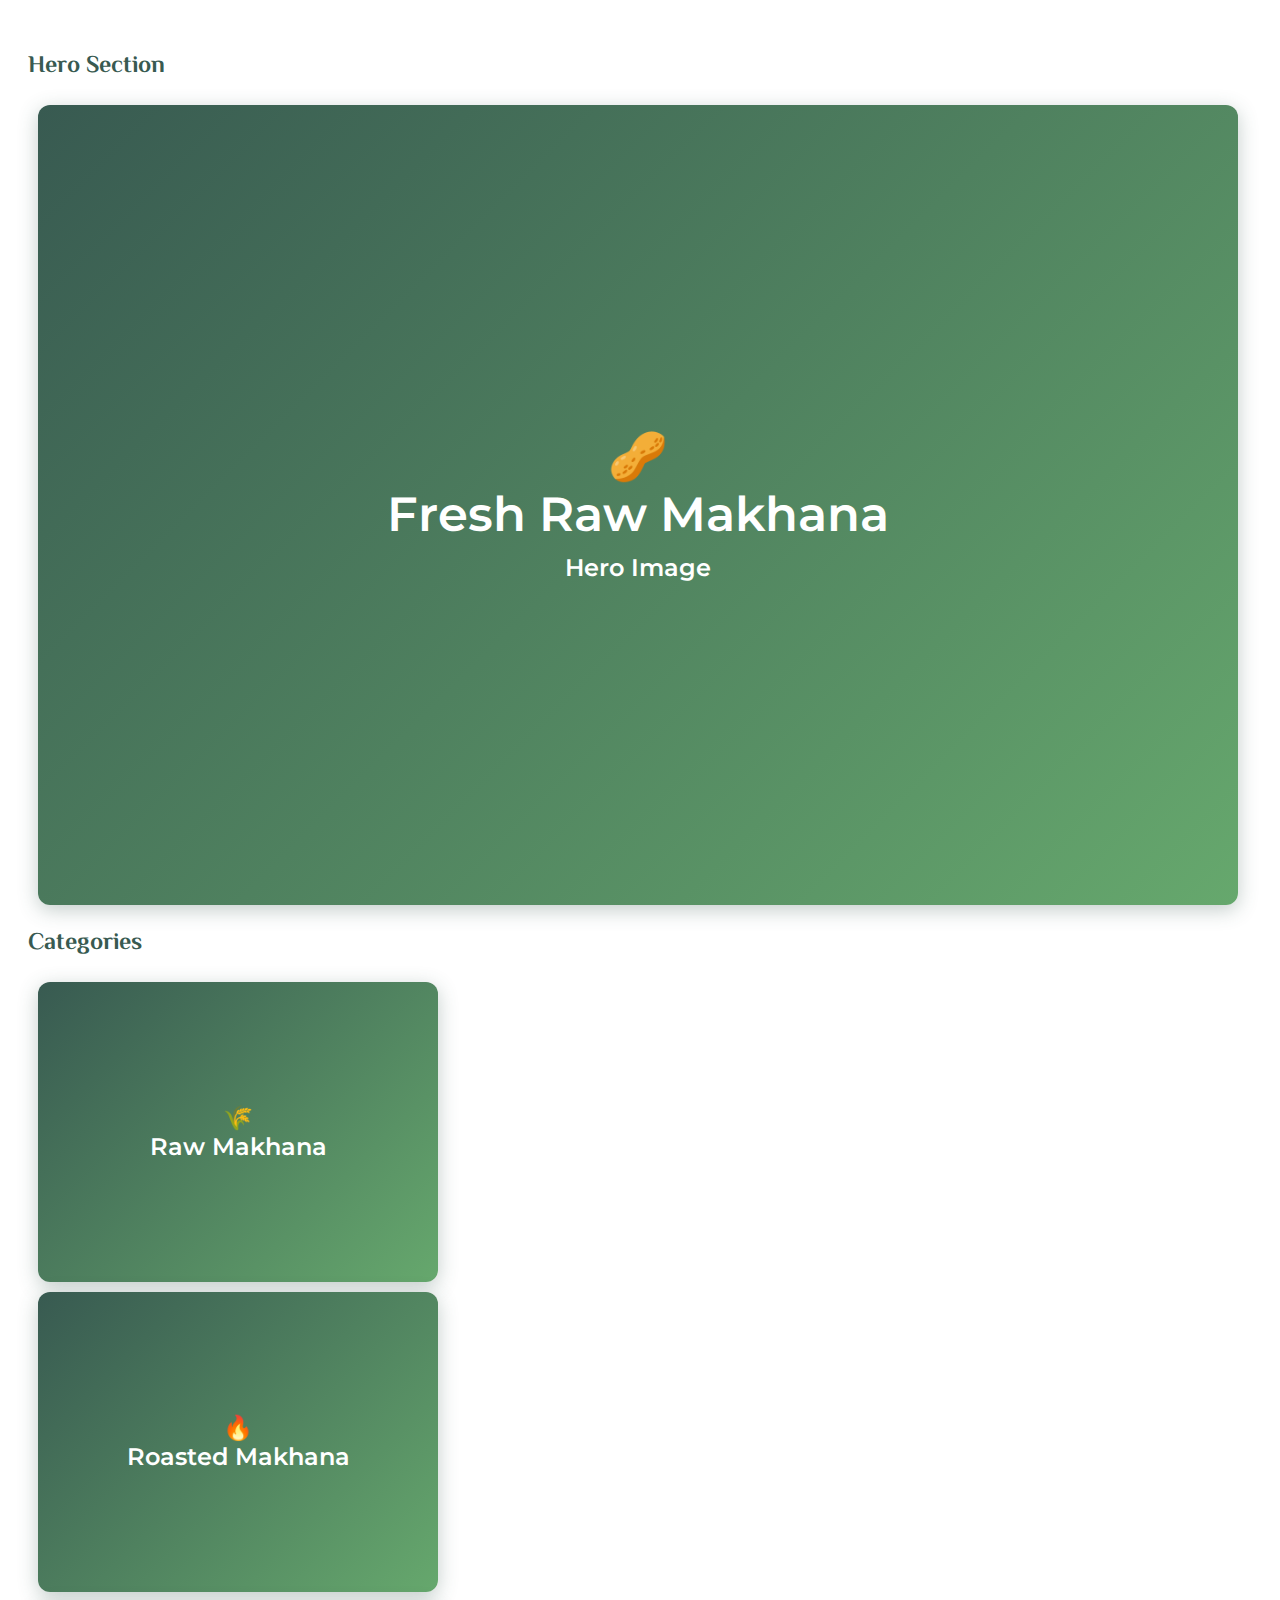
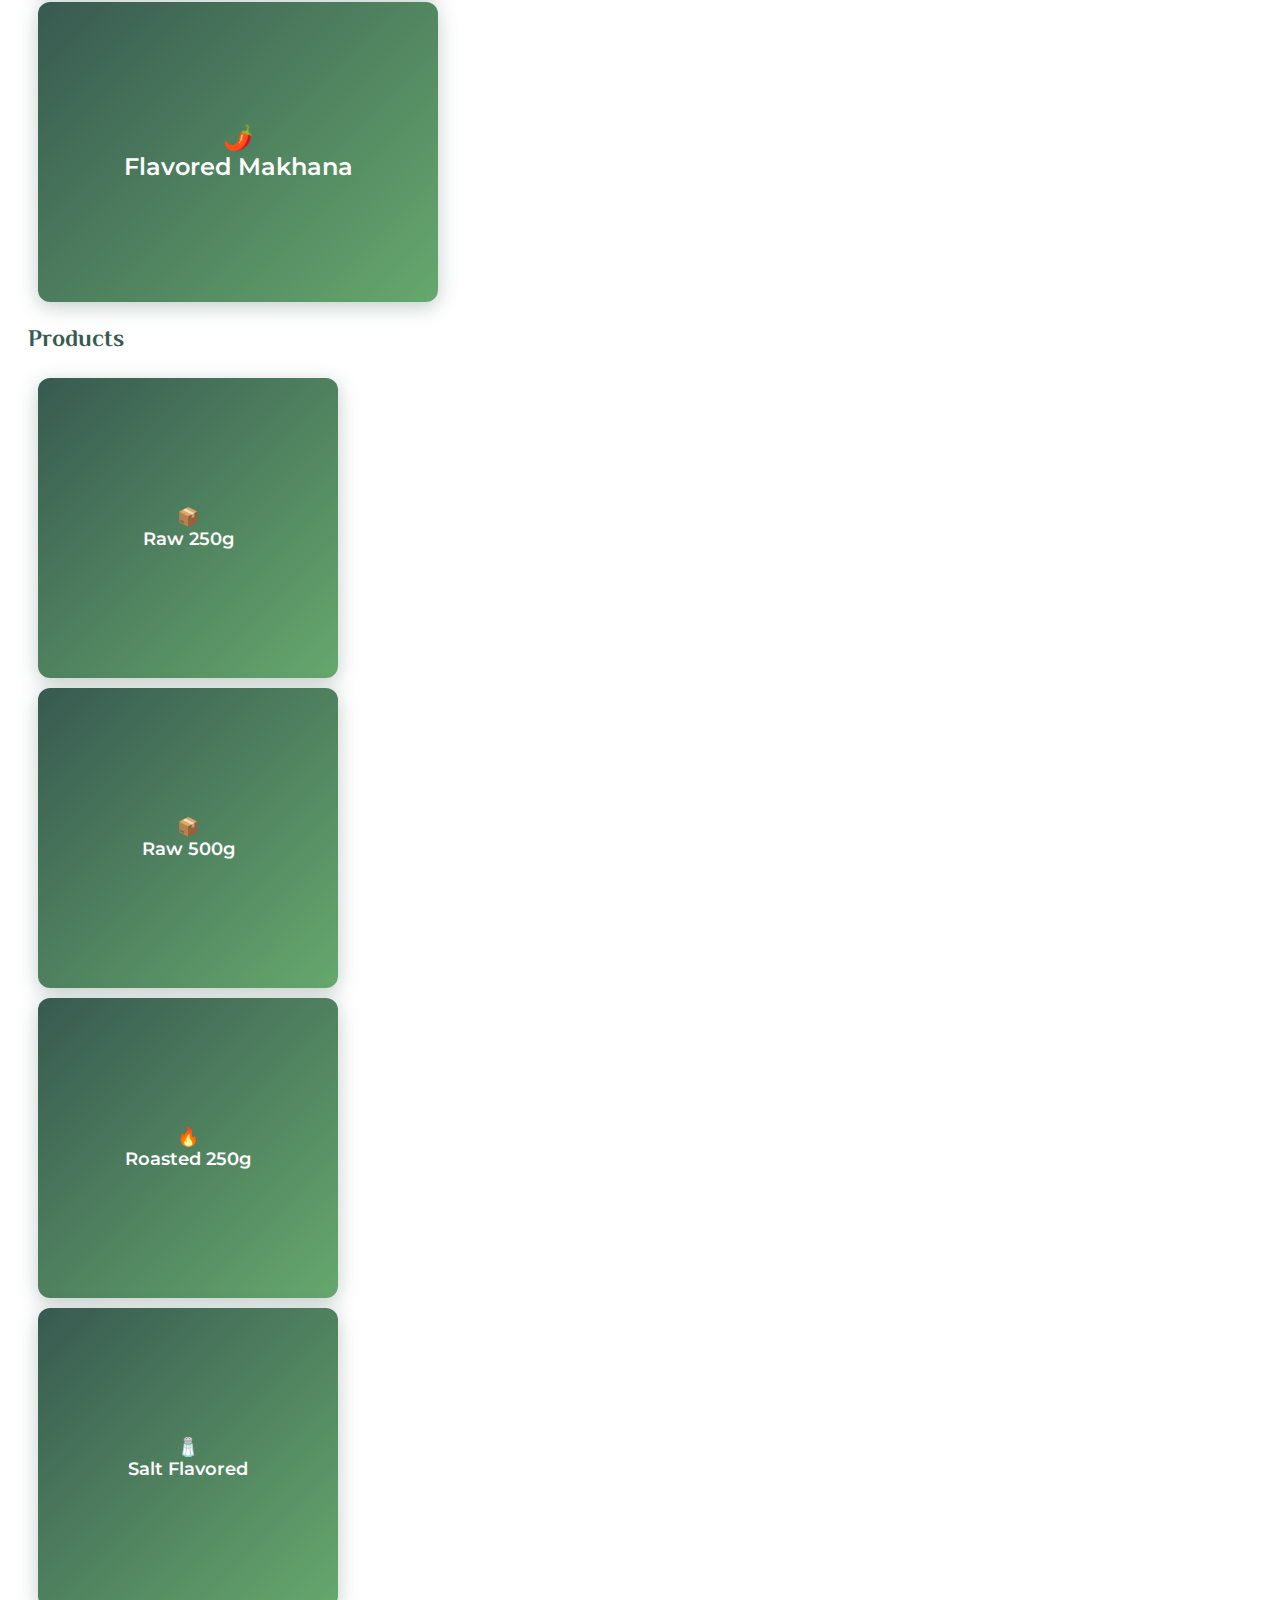
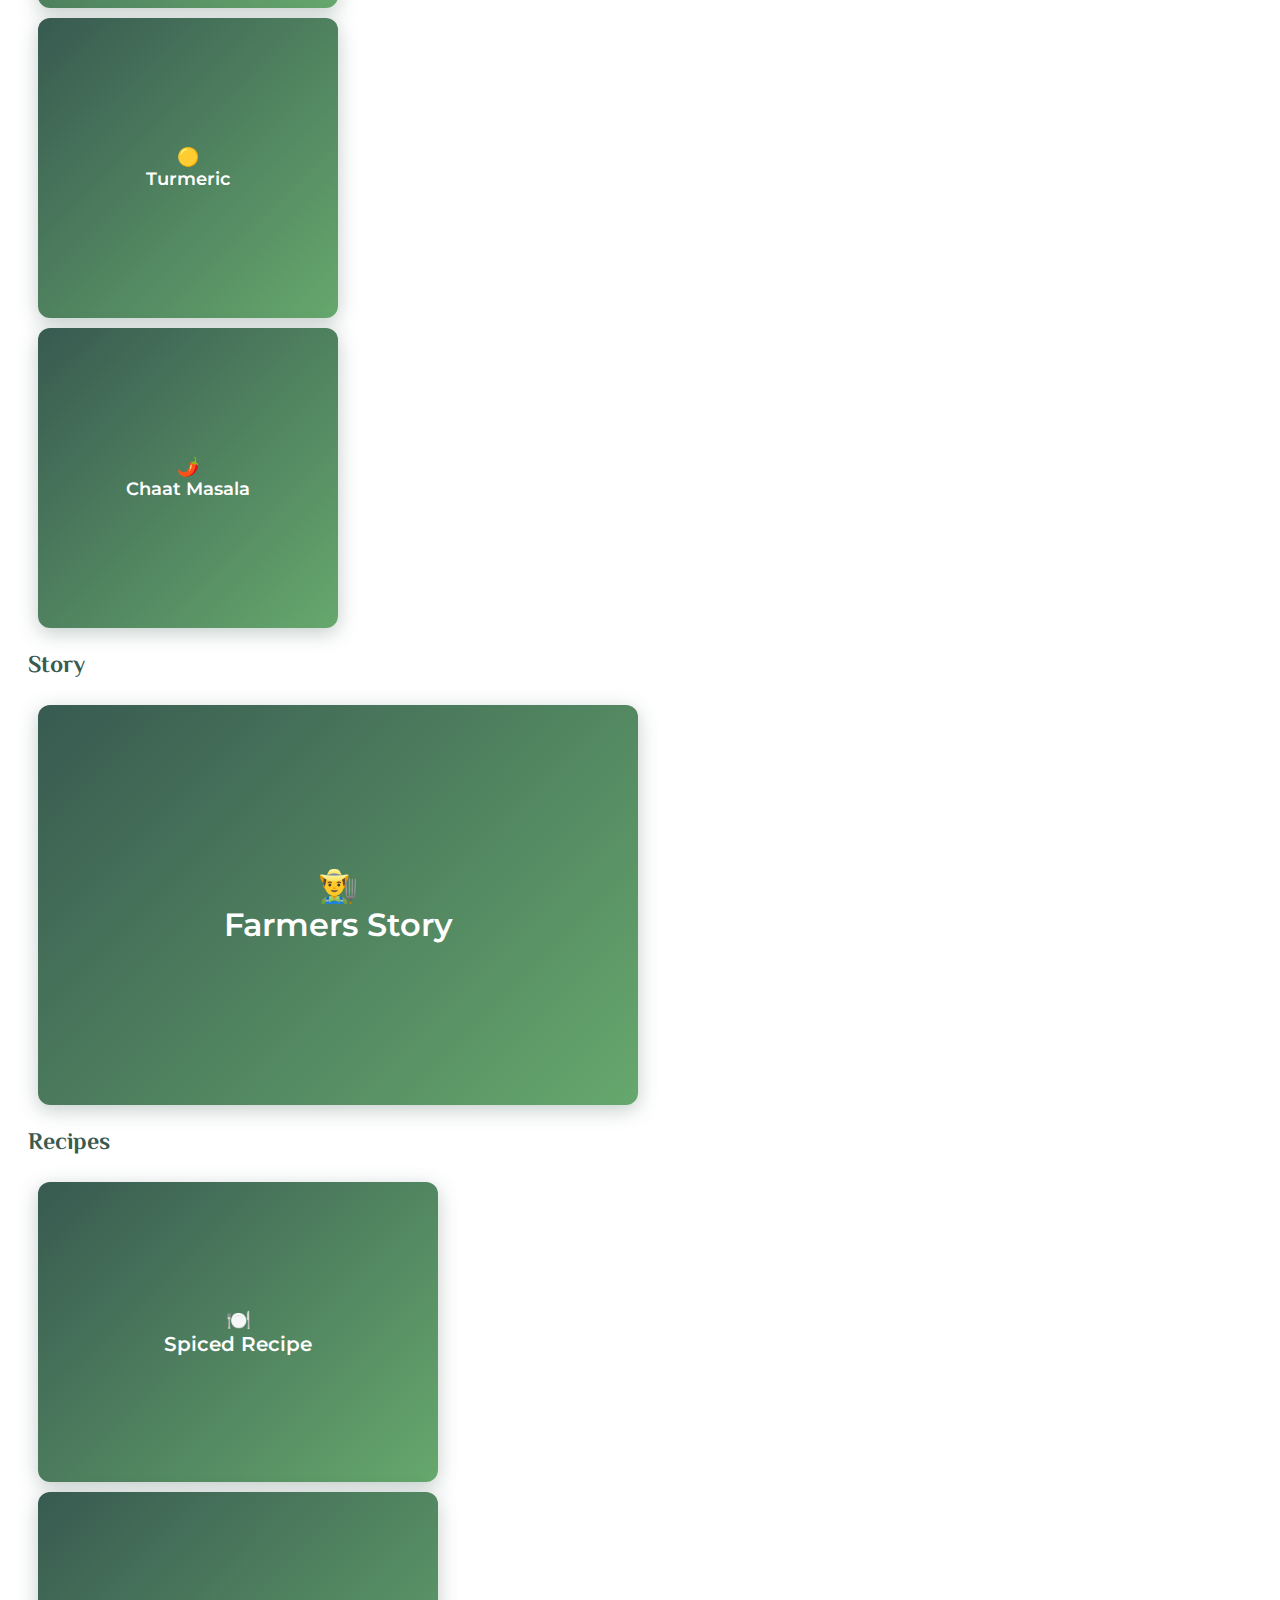
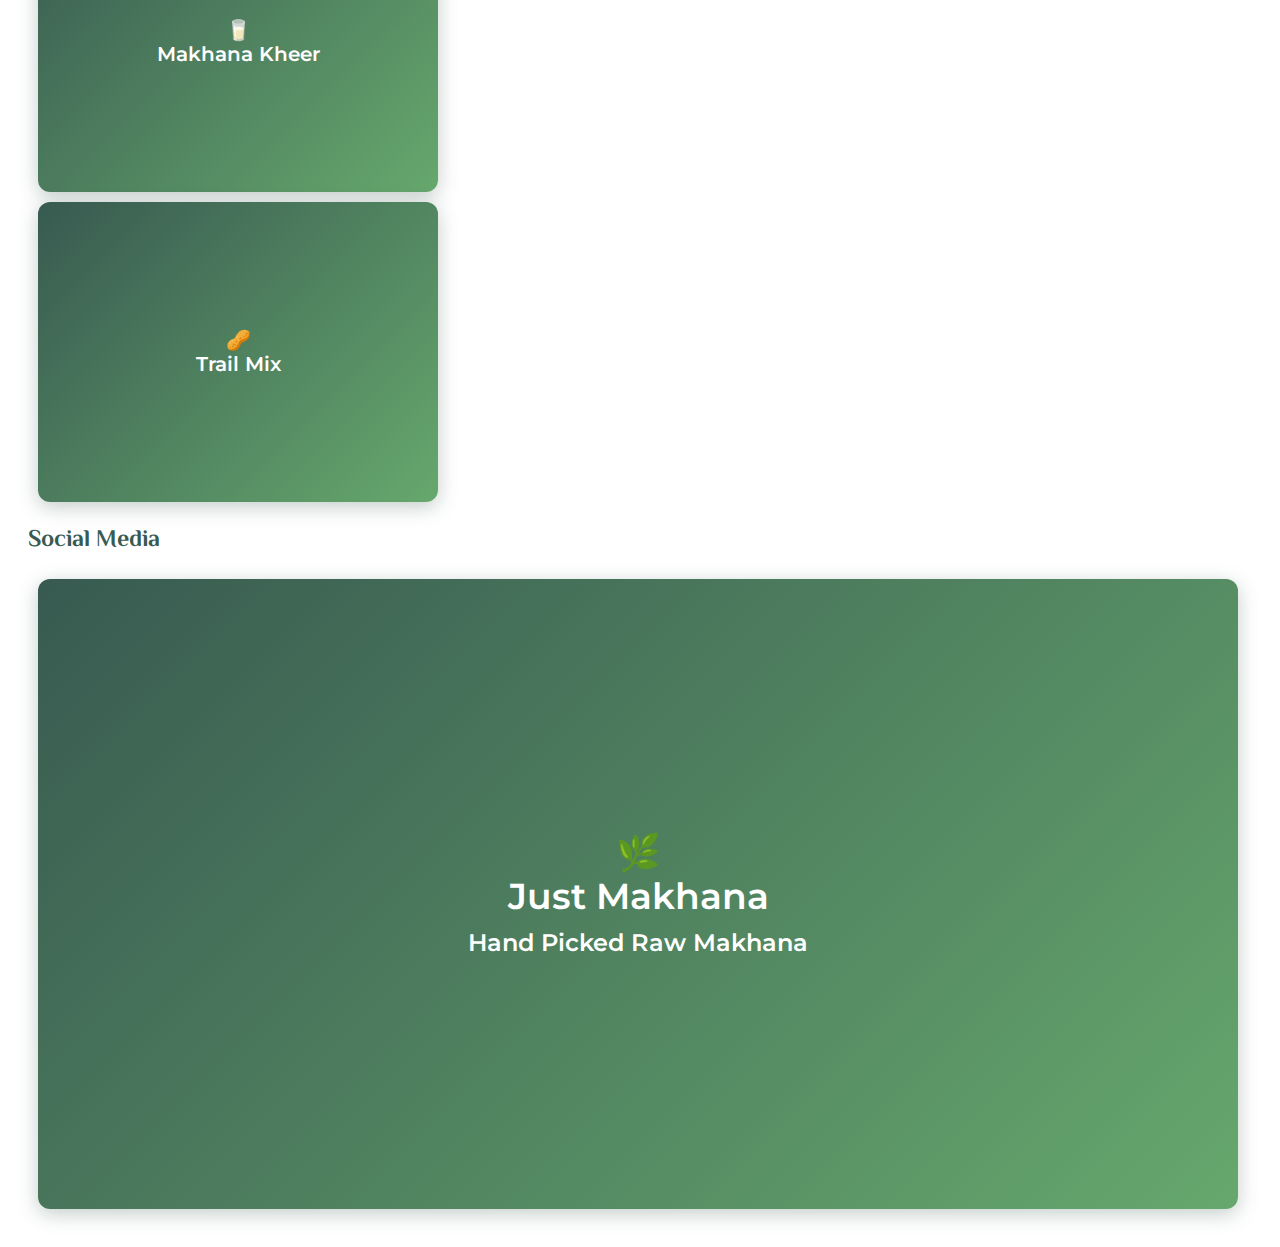
<file: generate-placeholders.html>
<!DOCTYPE html>
<html lang="en">
<head>
    <meta charset="UTF-8">
    <meta name="viewport" content="width=device-width, initial-scale=1.0">
    <title>Generate Placeholder Images</title>
    <style>
        .placeholder {
            display: inline-block;
            margin: 10px;
            text-align: center;
            font-family: 'Montserrat', sans-serif;
            color: white;
            font-weight: 600;
            border-radius: 12px;
            background: linear-gradient(135deg, #385a51, #66a86d);
            display: flex;
            align-items: center;
            justify-content: center;
            flex-direction: column;
            box-shadow: 0 5px 20px rgba(56, 90, 81, 0.3);
        }
        .hero { width: 1200px; height: 800px; font-size: 48px; }
        .category { width: 400px; height: 300px; font-size: 24px; }
        .product { width: 300px; height: 300px; font-size: 18px; }
        .story { width: 600px; height: 400px; font-size: 32px; }
        .recipe { width: 400px; height: 300px; font-size: 20px; }
        .og { width: 1200px; height: 630px; font-size: 36px; }
        .container { padding: 20px; }
        h2 { color: #385a51; font-family: 'El Messiri', serif; }
    </style>
    <link href="https://fonts.googleapis.com/css2?family=El+Messiri:wght@600&family=Montserrat:wght@600&display=swap" rel="stylesheet">
</head>
<body>
    <div class="container">
        <h2>Hero Section</h2>
        <div class="placeholder hero">
            <div>🥜</div>
            <div>Fresh Raw Makhana</div>
            <div style="font-size: 24px; margin-top: 10px;">Hero Image</div>
        </div>

        <h2>Categories</h2>
        <div class="placeholder category">
            <div>🌾</div>
            <div>Raw Makhana</div>
        </div>
        <div class="placeholder category">
            <div>🔥</div>
            <div>Roasted Makhana</div>
        </div>
        <div class="placeholder category">
            <div>🌶️</div>
            <div>Flavored Makhana</div>
        </div>

        <h2>Products</h2>
        <div class="placeholder product">
            <div>📦</div>
            <div>Raw 250g</div>
        </div>
        <div class="placeholder product">
            <div>📦</div>
            <div>Raw 500g</div>
        </div>
        <div class="placeholder product">
            <div>🔥</div>
            <div>Roasted 250g</div>
        </div>
        <div class="placeholder product">
            <div>🧂</div>
            <div>Salt Flavored</div>
        </div>
        <div class="placeholder product">
            <div>🟡</div>
            <div>Turmeric</div>
        </div>
        <div class="placeholder product">
            <div>🌶️</div>
            <div>Chaat Masala</div>
        </div>

        <h2>Story</h2>
        <div class="placeholder story">
            <div>👨‍🌾</div>
            <div>Farmers Story</div>
        </div>

        <h2>Recipes</h2>
        <div class="placeholder recipe">
            <div>🍽️</div>
            <div>Spiced Recipe</div>
        </div>
        <div class="placeholder recipe">
            <div>🥛</div>
            <div>Makhana Kheer</div>
        </div>
        <div class="placeholder recipe">
            <div>🥜</div>
            <div>Trail Mix</div>
        </div>

        <h2>Social Media</h2>
        <div class="placeholder og">
            <div>🌿</div>
            <div>Just Makhana</div>
            <div style="font-size: 24px; margin-top: 10px;">Hand Picked Raw Makhana</div>
        </div>
    </div>

    <script>
        // Instructions for saving images
        console.log(`
To save these as actual image files:
1. Right-click on each placeholder
2. Select "Save image as..." or use browser screenshot tools
3. Save with the following names:
   - Hero: hero-makhana.jpg
   - Categories: raw-makhana.jpg, roasted-makhana.jpg, flavored-makhana.jpg
   - Products: raw-makhana-250g.jpg, raw-makhana-500g.jpg, etc.
   - Story: farmers-story.jpg
   - Recipes: recipe-1.jpg, recipe-2.jpg, recipe-3.jpg
   - Social: og-image.jpg

Or use this page as a reference for creating actual product photography.
        `);
    </script>
</body>
</html>
</file>
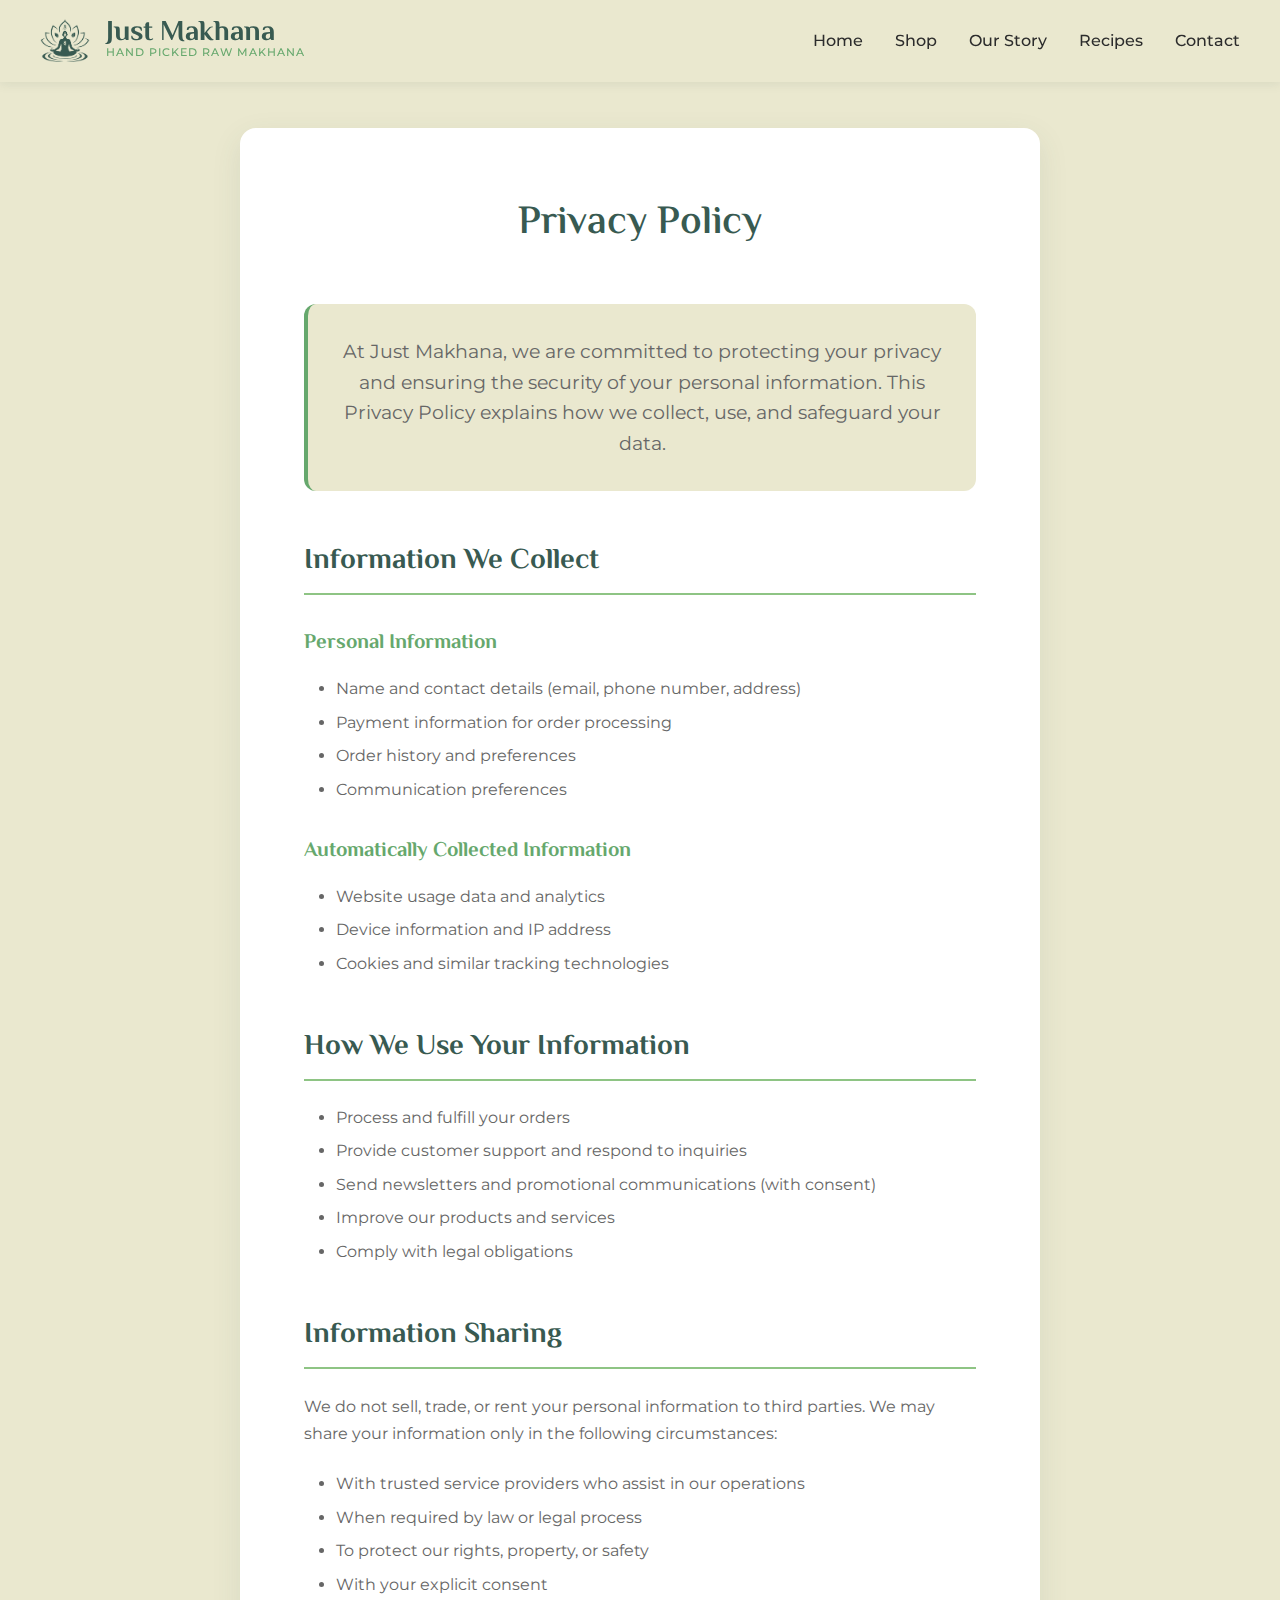
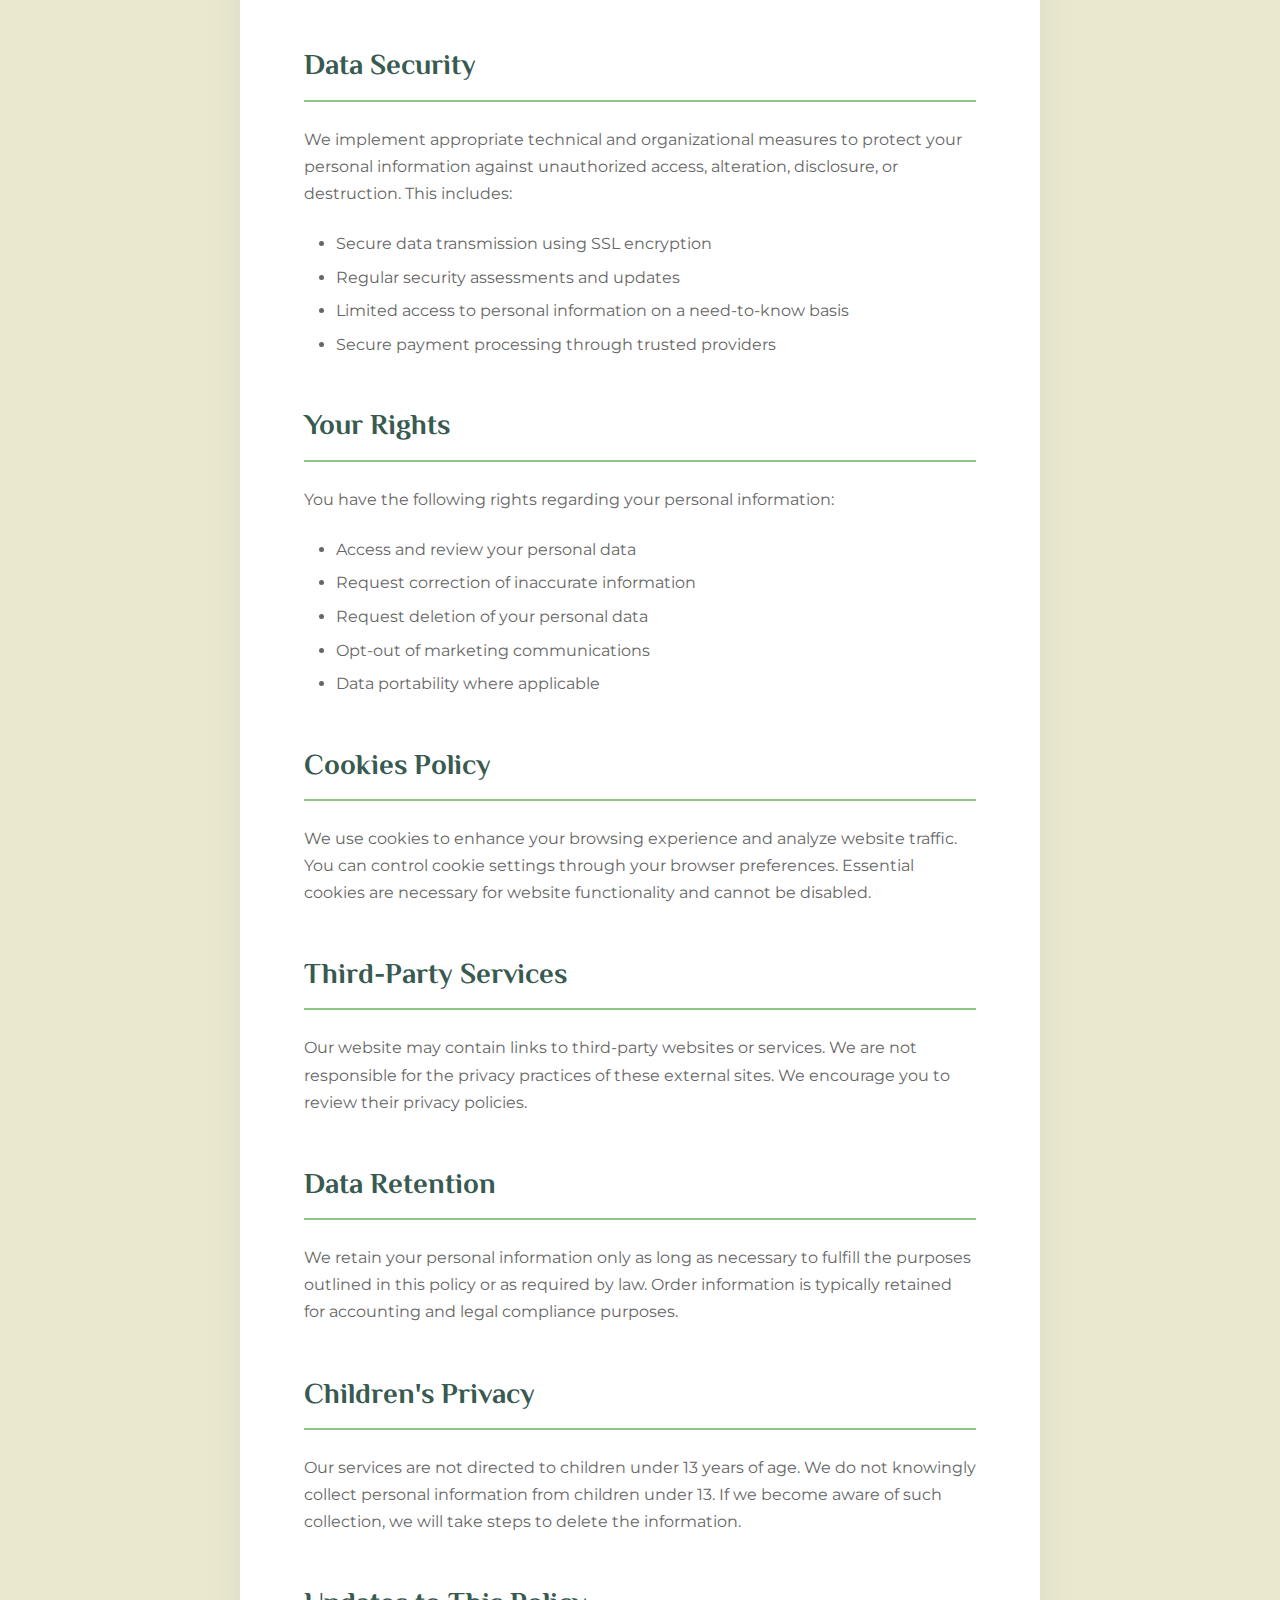
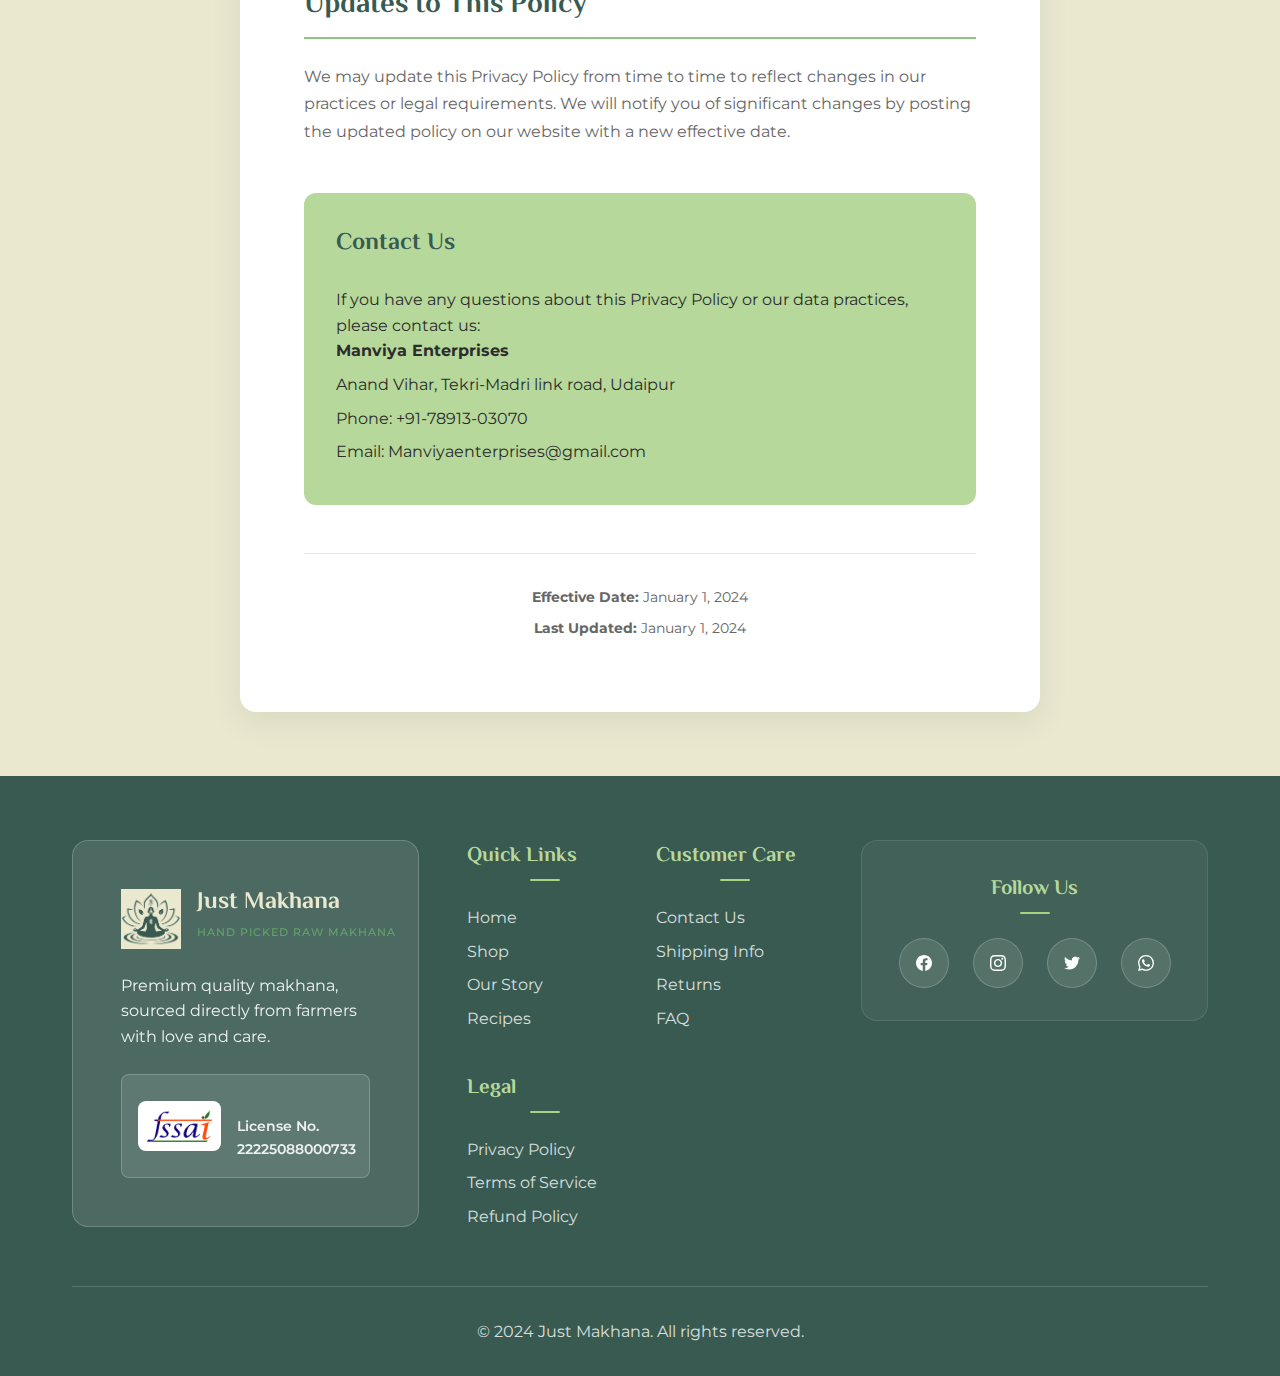
<file: privacy-policy.html>
<!DOCTYPE html>
<html lang="en">
<head>
    <meta charset="UTF-8">
    <meta name="viewport" content="width=device-width, initial-scale=1.0">
    <title>Privacy Policy - Just Makhana | Hand Picked Raw Makhana</title>
    <meta name="description" content="Privacy Policy for Just Makhana - Learn how we protect your personal information and data.">
    <link rel="preconnect" href="https://fonts.googleapis.com">
    <link rel="preconnect" href="https://fonts.gstatic.com" crossorigin>
    <link href="https://fonts.googleapis.com/css2?family=El+Messiri:wght@400;500;600;700&family=Montserrat:wght@300;400;500;600;700&display=swap" rel="stylesheet">
    <link rel="stylesheet" href="./css/styles.css">
    <link rel="icon" type="image/png" href="./assets/logo.png">
</head>
<body>
    <!-- Header -->
    <header class="header" role="banner">
        <nav class="nav container" aria-label="Main navigation">
            <div class="nav__brand">
                <div class="logo">
                    <img src="./assets/logo.png" alt="Just Makhana - Hand Picked Raw Makhana" class="logo__image">
                    <div class="logo__text-wrapper">
                        <h1 class="logo__text">Just Makhana</h1>
                        <p class="logo__tagline">HAND PICKED RAW MAKHANA</p>
                    </div>
                </div>
            </div>
            
            <button class="nav__toggle" aria-label="Toggle navigation menu" aria-expanded="false">
                <span></span>
                <span></span>
                <span></span>
            </button>
            
            <ul class="nav__menu" role="menubar">
                <li role="none"><a href="./index.html" class="nav__link" role="menuitem">Home</a></li>
                <li role="none"><a href="./index.html#shop" class="nav__link" role="menuitem">Shop</a></li>
                <li role="none"><a href="./index.html#about" class="nav__link" role="menuitem">Our Story</a></li>
                <li role="none"><a href="./index.html#recipes" class="nav__link" role="menuitem">Recipes</a></li>
                <li role="none"><a href="./index.html#contact" class="nav__link" role="menuitem">Contact</a></li>
            </ul>
        </nav>
    </header>

    <!-- Privacy Policy Content -->
    <main class="privacy-policy">
        <div class="container">
            <div class="privacy-policy__content">
                <h1 class="section__title">Privacy Policy</h1>
                <p class="privacy-policy__intro">At Just Makhana, we are committed to protecting your privacy and ensuring the security of your personal information. This Privacy Policy explains how we collect, use, and safeguard your data.</p>
                
                <div class="privacy-policy__section">
                    <h2>Information We Collect</h2>
                    <h3>Personal Information</h3>
                    <ul>
                        <li>Name and contact details (email, phone number, address)</li>
                        <li>Payment information for order processing</li>
                        <li>Order history and preferences</li>
                        <li>Communication preferences</li>
                    </ul>
                    
                    <h3>Automatically Collected Information</h3>
                    <ul>
                        <li>Website usage data and analytics</li>
                        <li>Device information and IP address</li>
                        <li>Cookies and similar tracking technologies</li>
                    </ul>
                </div>

                <div class="privacy-policy__section">
                    <h2>How We Use Your Information</h2>
                    <ul>
                        <li>Process and fulfill your orders</li>
                        <li>Provide customer support and respond to inquiries</li>
                        <li>Send newsletters and promotional communications (with consent)</li>
                        <li>Improve our products and services</li>
                        <li>Comply with legal obligations</li>
                    </ul>
                </div>

                <div class="privacy-policy__section">
                    <h2>Information Sharing</h2>
                    <p>We do not sell, trade, or rent your personal information to third parties. We may share your information only in the following circumstances:</p>
                    <ul>
                        <li>With trusted service providers who assist in our operations</li>
                        <li>When required by law or legal process</li>
                        <li>To protect our rights, property, or safety</li>
                        <li>With your explicit consent</li>
                    </ul>
                </div>

                <div class="privacy-policy__section">
                    <h2>Data Security</h2>
                    <p>We implement appropriate technical and organizational measures to protect your personal information against unauthorized access, alteration, disclosure, or destruction. This includes:</p>
                    <ul>
                        <li>Secure data transmission using SSL encryption</li>
                        <li>Regular security assessments and updates</li>
                        <li>Limited access to personal information on a need-to-know basis</li>
                        <li>Secure payment processing through trusted providers</li>
                    </ul>
                </div>

                <div class="privacy-policy__section">
                    <h2>Your Rights</h2>
                    <p>You have the following rights regarding your personal information:</p>
                    <ul>
                        <li>Access and review your personal data</li>
                        <li>Request correction of inaccurate information</li>
                        <li>Request deletion of your personal data</li>
                        <li>Opt-out of marketing communications</li>
                        <li>Data portability where applicable</li>
                    </ul>
                </div>

                <div class="privacy-policy__section">
                    <h2>Cookies Policy</h2>
                    <p>We use cookies to enhance your browsing experience and analyze website traffic. You can control cookie settings through your browser preferences. Essential cookies are necessary for website functionality and cannot be disabled.</p>
                </div>

                <div class="privacy-policy__section">
                    <h2>Third-Party Services</h2>
                    <p>Our website may contain links to third-party websites or services. We are not responsible for the privacy practices of these external sites. We encourage you to review their privacy policies.</p>
                </div>

                <div class="privacy-policy__section">
                    <h2>Data Retention</h2>
                    <p>We retain your personal information only as long as necessary to fulfill the purposes outlined in this policy or as required by law. Order information is typically retained for accounting and legal compliance purposes.</p>
                </div>

                <div class="privacy-policy__section">
                    <h2>Children's Privacy</h2>
                    <p>Our services are not directed to children under 13 years of age. We do not knowingly collect personal information from children under 13. If we become aware of such collection, we will take steps to delete the information.</p>
                </div>

                <div class="privacy-policy__section">
                    <h2>Updates to This Policy</h2>
                    <p>We may update this Privacy Policy from time to time to reflect changes in our practices or legal requirements. We will notify you of significant changes by posting the updated policy on our website with a new effective date.</p>
                </div>

                <div class="privacy-policy__contact">
                    <h2>Contact Us</h2>
                    <p>If you have any questions about this Privacy Policy or our data practices, please contact us:</p>
                    <div class="contact-info">
                        <p><strong>Manviya Enterprises</strong></p>
                        <p>Anand Vihar, Tekri-Madri link road, Udaipur</p>
                        <p>Phone: +91-78913-03070</p>
                        <p>Email: Manviyaenterprises@gmail.com</p>
                    </div>
                </div>

                <div class="privacy-policy__footer">
                    <p><strong>Effective Date:</strong> January 1, 2024</p>
                    <p><strong>Last Updated:</strong> January 1, 2024</p>
                </div>
            </div>
        </div>
    </main>

    <!-- Footer -->
    <footer class="footer">
        <div class="container">
            <div class="footer__content">
                <div class="footer__brand">
                    <div class="logo logo--footer">
                        <img src="./assets/logo.png" alt="Just Makhana - Hand Picked Raw Makhana" class="logo__image logo__image--footer">
                        <div class="logo__text-wrapper">
                            <h3 class="logo__text">Just Makhana</h3>
                            <p class="logo__tagline">HAND PICKED RAW MAKHANA</p>
                        </div>
                    </div>
                    <p>Premium quality makhana, sourced directly from farmers with love and care.</p>
                    <div class="fssai-info">
                        <img src="./assets/fassi_logo.png" alt="FSSAI Logo" class="fssai-logo">
                        <p class="fssai-license">License No. 22225088000733</p>
                    </div>
                </div>
                <div class="footer__links">
                    <div class="footer__section">
                        <h4>Quick Links</h4>
                        <ul>
                            <li><a href="./index.html">Home</a></li>
                            <li><a href="./index.html#shop">Shop</a></li>
                            <li><a href="./index.html#about">Our Story</a></li>
                            <li><a href="./index.html#recipes">Recipes</a></li>
                        </ul>
                    </div>
                    <div class="footer__section">
                        <h4>Customer Care</h4>
                        <ul>
                            <li><a href="./index.html#contact">Contact Us</a></li>
                            <li><a href="#">Shipping Info</a></li>
                            <li><a href="#">Returns</a></li>
                            <li><a href="#">FAQ</a></li>
                        </ul>
                    </div>
                    <div class="footer__section">
                        <h4>Legal</h4>
                        <ul>
                            <li><a href="./privacy-policy.html">Privacy Policy</a></li>
                            <li><a href="#">Terms of Service</a></li>
                            <li><a href="#">Refund Policy</a></li>
                        </ul>
                    </div>
                </div>
                <div class="footer__social">
                    <h4>Follow Us</h4>
                    <div class="social-links">
                        <a href="#" aria-label="Facebook">
                            <svg width="24" height="24" viewBox="0 0 24 24" fill="currentColor">
                                <path d="M24 12.073c0-6.627-5.373-12-12-12s-12 5.373-12 12c0 5.99 4.388 10.954 10.125 11.854v-8.385H7.078v-3.47h3.047V9.43c0-3.007 1.792-4.669 4.533-4.669 1.312 0 2.686.235 2.686.235v2.953H15.83c-1.491 0-1.956.925-1.956 1.874v2.25h3.328l-.532 3.47h-2.796v8.385C19.612 23.027 24 18.062 24 12.073z"/>
                            </svg>
                        </a>
                        <a href="#" aria-label="Instagram">
                            <svg width="24" height="24" viewBox="0 0 24 24" fill="currentColor">
                                <path d="M12 2.163c3.204 0 3.584.012 4.85.07 3.252.148 4.771 1.691 4.919 4.919.058 1.265.069 1.645.069 4.849 0 3.205-.012 3.584-.069 4.849-.149 3.225-1.664 4.771-4.919 4.919-1.266.058-1.644.07-4.85.07-3.204 0-3.584-.012-4.849-.07-3.26-.149-4.771-1.699-4.919-4.92-.058-1.265-.07-1.644-.07-4.849 0-3.204.013-3.583.07-4.849.149-3.227 1.664-4.771 4.919-4.919 1.266-.057 1.645-.069 4.849-.069zm0-2.163c-3.259 0-3.667.014-4.947.072-4.358.2-6.78 2.618-6.98 6.98-.059 1.281-.073 1.689-.073 4.948 0 3.259.014 3.668.072 4.948.2 4.358 2.618 6.78 6.98 6.98 1.281.058 1.689.072 4.948.072 3.259 0 3.668-.014 4.948-.072 4.354-.2 6.782-2.618 6.979-6.98.059-1.28.073-1.689.073-4.948 0-3.259-.014-3.667-.072-4.947-.196-4.354-2.617-6.78-6.979-6.98-1.281-.059-1.69-.073-4.949-.073zm0 5.838c-3.403 0-6.162 2.759-6.162 6.162s2.759 6.163 6.162 6.163 6.162-2.759 6.162-6.163c0-3.403-2.759-6.162-6.162-6.162zm0 10.162c-2.209 0-4-1.79-4-4 0-2.209 1.791-4 4-4s4 1.791 4 4c0 2.21-1.791 4-4 4zm6.406-11.845c-.796 0-1.441.645-1.441 1.44s.645 1.44 1.441 1.44c.795 0 1.439-.645 1.439-1.44s-.644-1.44-1.439-1.44z"/>
                            </svg>
                        </a>
                        <a href="#" aria-label="Twitter">
                            <svg width="24" height="24" viewBox="0 0 24 24" fill="currentColor">
                                <path d="M23.953 4.57a10 10 0 01-2.825.775 4.958 4.958 0 002.163-2.723c-.951.555-2.005.959-3.127 1.184a4.92 4.92 0 00-8.384 4.482C7.69 8.095 4.067 6.13 1.64 3.162a4.822 4.822 0 00-.666 2.475c0 1.71.87 3.213 2.188 4.096a4.904 4.904 0 01-2.228-.616v.06a4.923 4.923 0 003.946 4.827 4.996 4.996 0 01-2.212.085 4.936 4.936 0 004.604 3.417 9.867 9.867 0 01-6.102 2.105c-.39 0-.779-.023-1.17-.067a13.995 13.995 0 007.557 2.209c9.053 0 13.998-7.496 13.998-13.985 0-.21 0-.42-.015-.63A9.935 9.935 0 0024 4.59z"/>
                            </svg>
                        </a>
                        <a href="#" aria-label="WhatsApp">
                            <svg width="24" height="24" viewBox="0 0 24 24" fill="currentColor">
                                <path d="M17.472 14.382c-.297-.149-1.758-.867-2.03-.967-.273-.099-.471-.148-.67.15-.197.297-.767.966-.94 1.164-.173.199-.347.223-.644.075-.297-.15-1.255-.463-2.39-1.475-.883-.788-1.48-1.761-1.653-2.059-.173-.297-.018-.458.13-.606.134-.133.298-.347.446-.52.149-.174.198-.298.298-.497.099-.198.05-.371-.025-.52-.075-.149-.669-1.612-.916-2.207-.242-.579-.487-.5-.669-.51-.173-.008-.371-.01-.57-.01-.198 0-.52.074-.792.372-.272.297-1.04 1.016-1.04 2.479 0 1.462 1.065 2.875 1.213 3.074.149.198 2.096 3.2 5.077 4.487.709.306 1.262.489 1.694.625.712.227 1.36.195 1.871.118.571-.085 1.758-.719 2.006-1.413.248-.694.248-1.289.173-1.413-.074-.124-.272-.198-.57-.347m-5.421 7.403h-.004a9.87 9.87 0 01-5.031-1.378l-.361-.214-3.741.982.998-3.648-.235-.374a9.86 9.86 0 01-1.51-5.26c.001-5.45 4.436-9.884 9.888-9.884 2.64 0 5.122 1.03 6.988 2.898a9.825 9.825 0 012.893 6.994c-.003 5.45-4.437 9.884-9.885 9.884m8.413-18.297A11.815 11.815 0 0012.05 0C5.495 0 .16 5.335.157 11.892c0 2.096.547 4.142 1.588 5.945L.057 24l6.305-1.654a11.882 11.882 0 005.683 1.448h.005c6.554 0 11.89-5.335 11.893-11.893A11.821 11.821 0 0020.465 3.488"/>
                            </svg>
                        </a>
                    </div>
                </div>
            </div>
            <div class="footer__bottom">
                <p>&copy; 2024 Just Makhana. All rights reserved.</p>
            </div>
        </div>
    </footer>

    <script src="./js/main.js"></script>
</body>
</html>
</file>
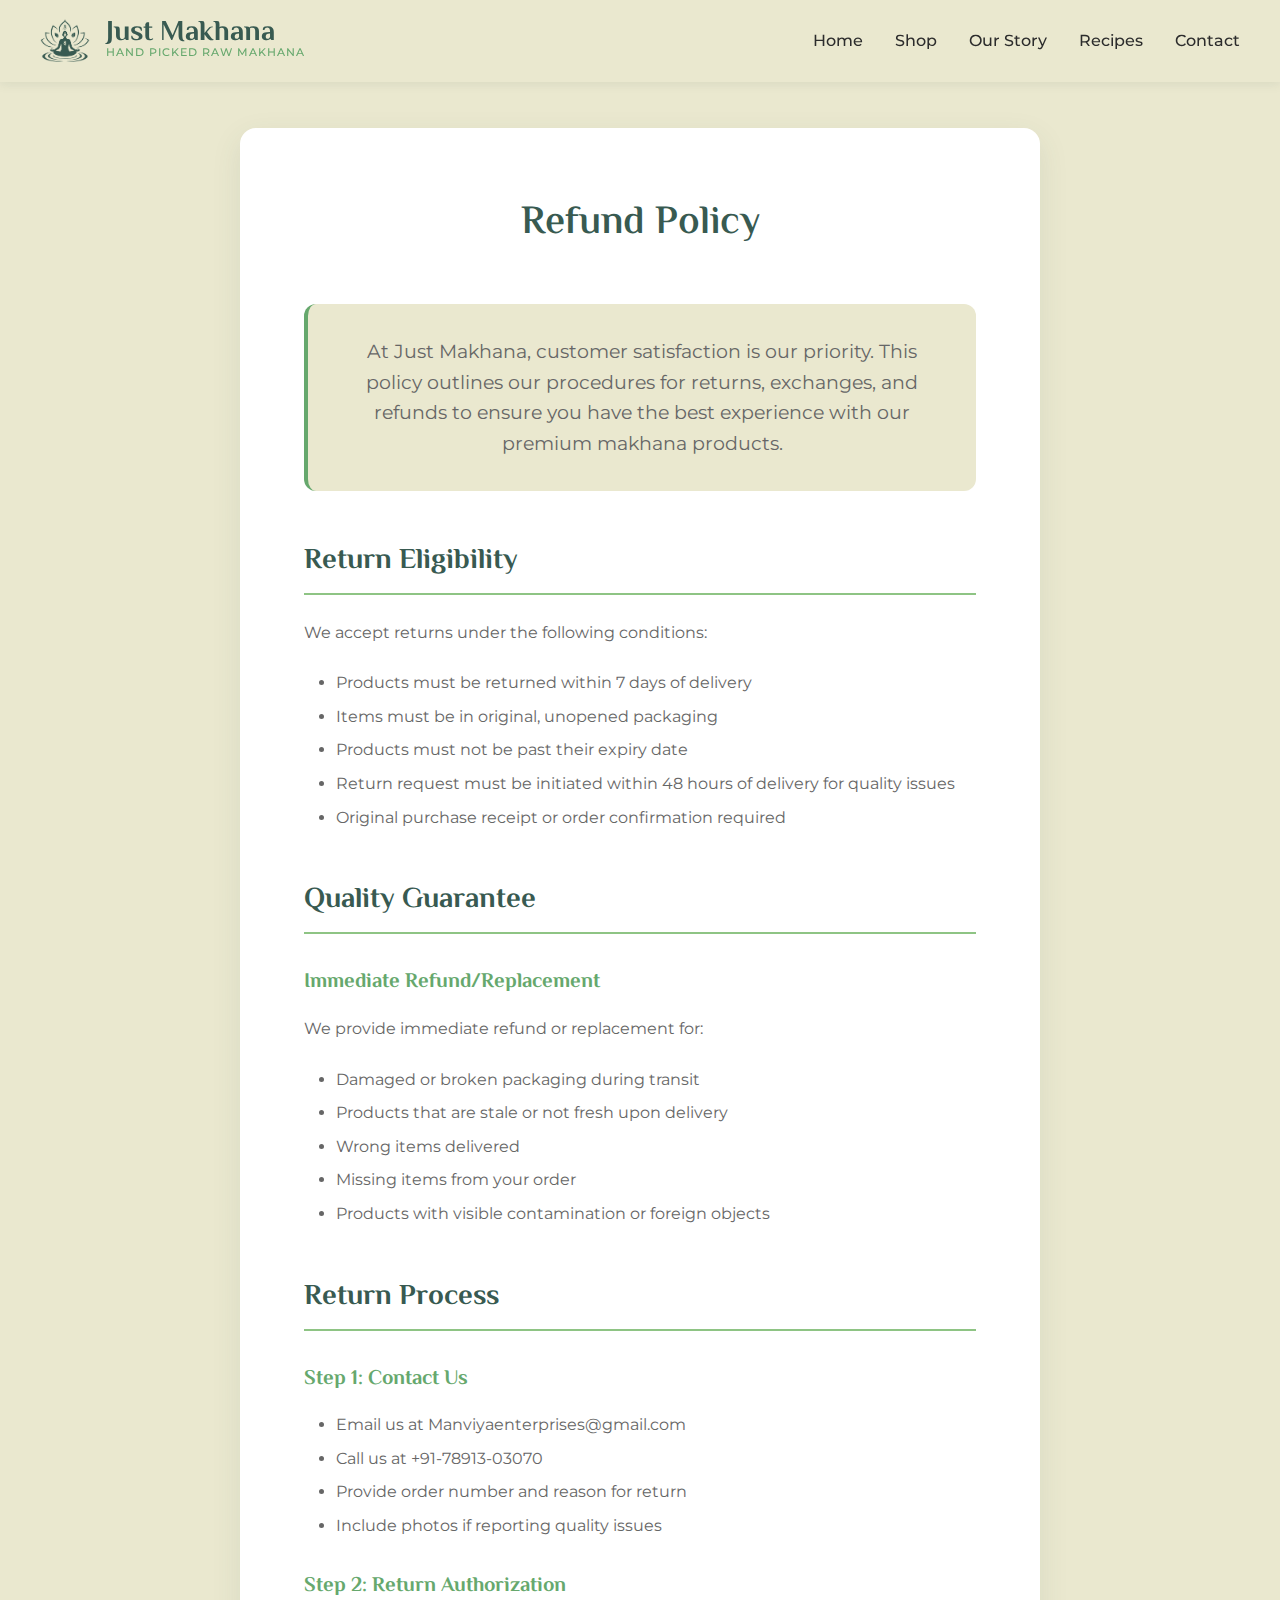
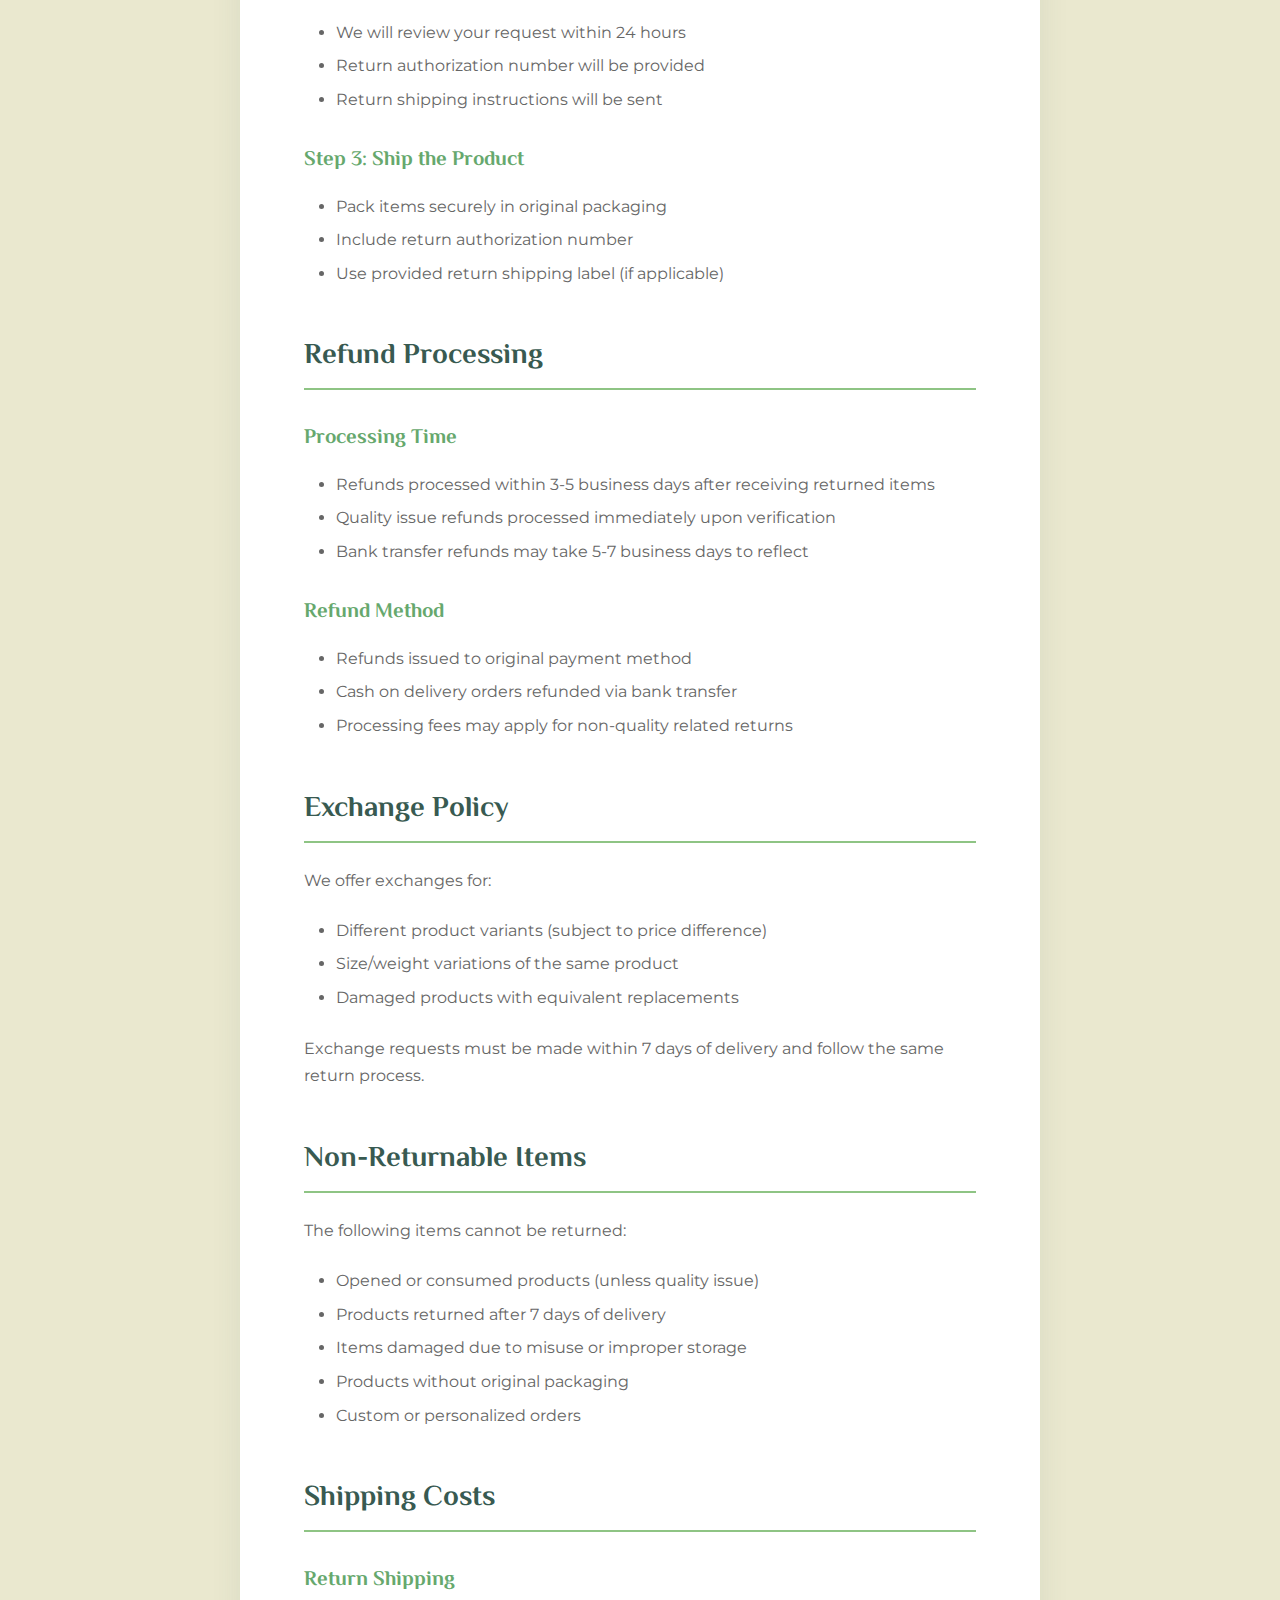
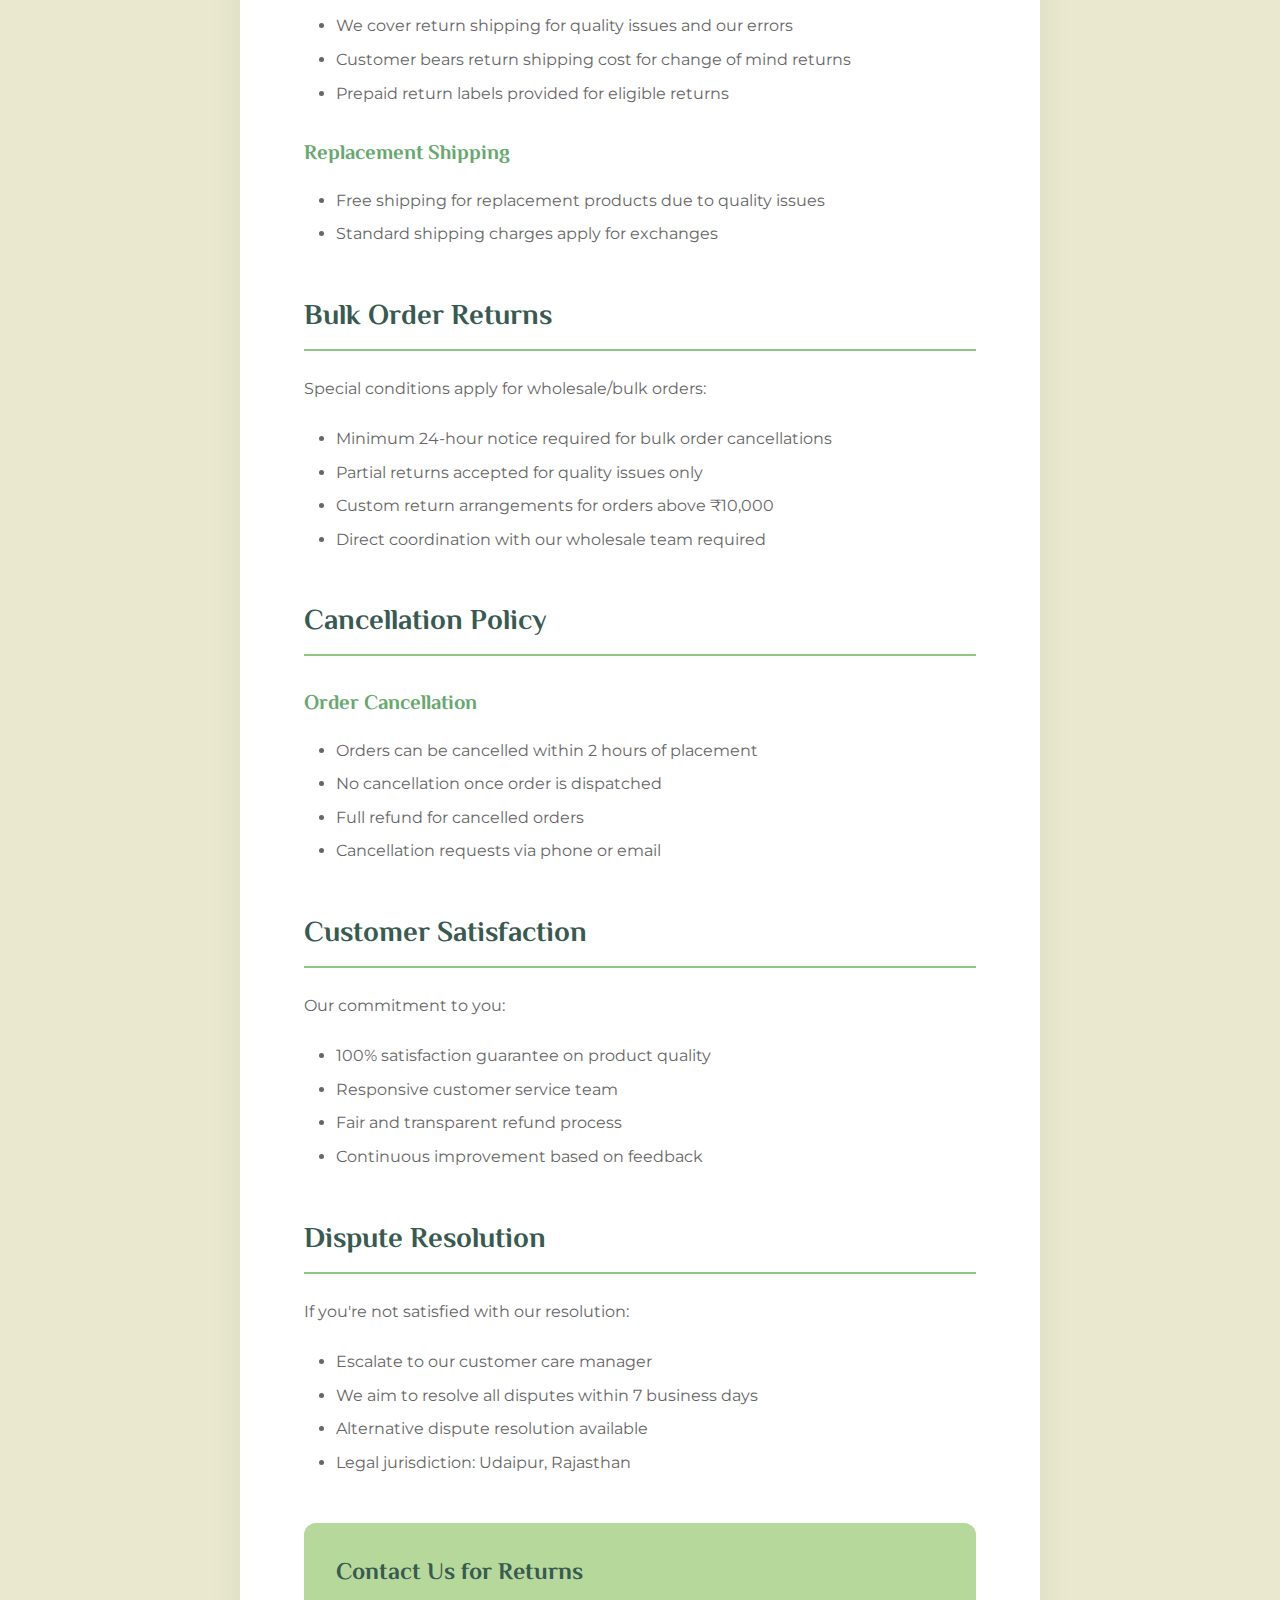
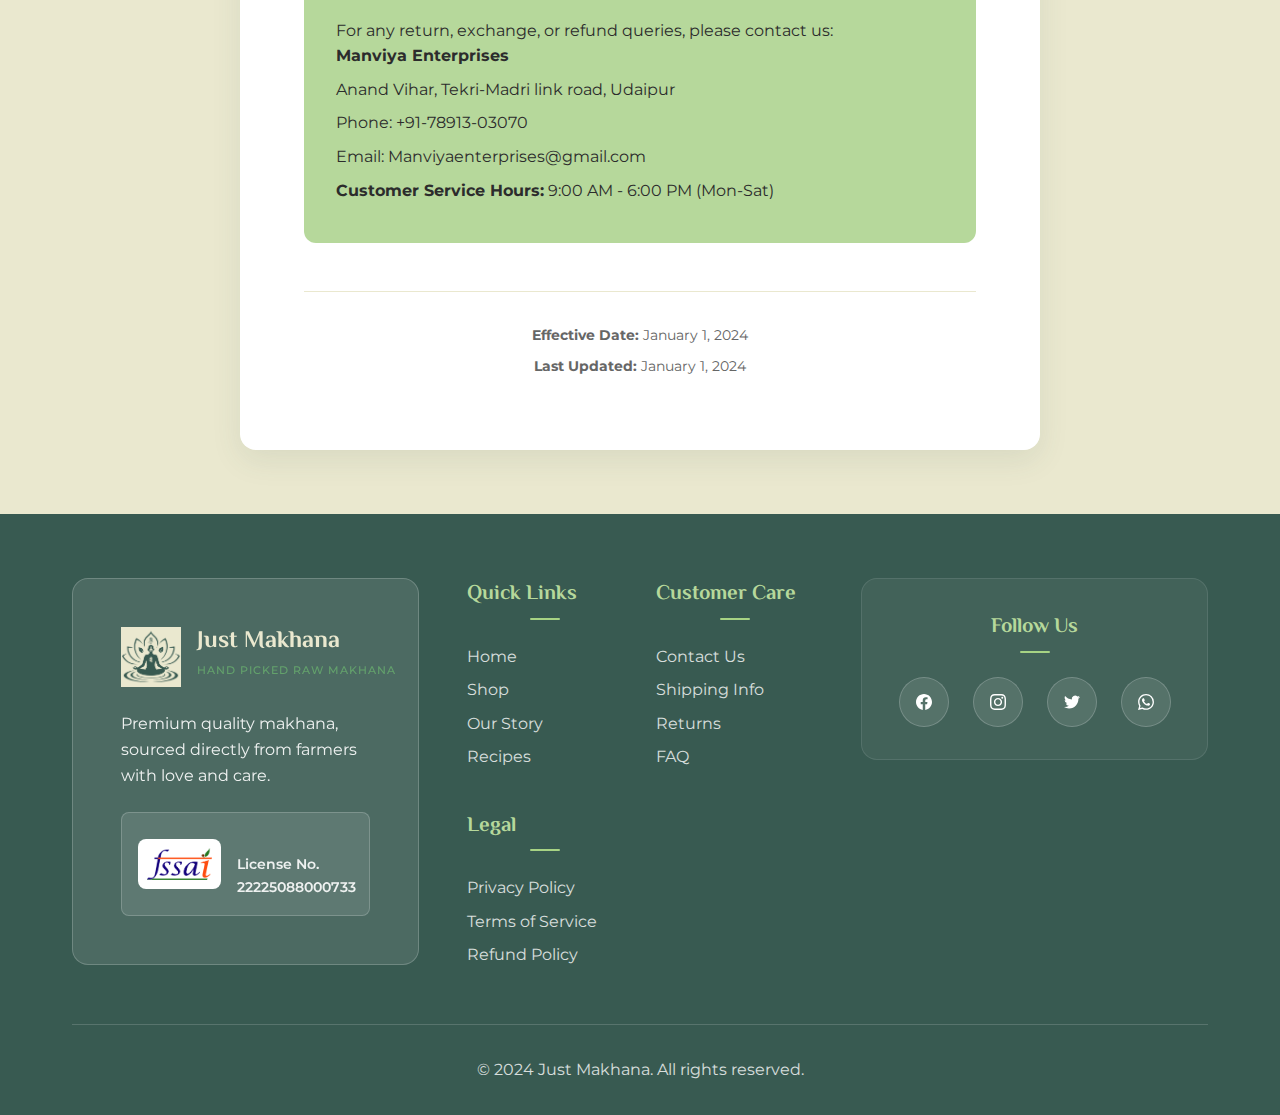
<file: refund-policy.html>
<!DOCTYPE html>
<html lang="en">
<head>
    <meta charset="UTF-8">
    <meta name="viewport" content="width=device-width, initial-scale=1.0">
    <title>Refund Policy - Just Makhana | Hand Picked Raw Makhana</title>
    <meta name="description" content="Refund Policy for Just Makhana - Learn about our return, exchange, and refund procedures for makhana products.">
    <link rel="preconnect" href="https://fonts.googleapis.com">
    <link rel="preconnect" href="https://fonts.gstatic.com" crossorigin>
    <link href="https://fonts.googleapis.com/css2?family=El+Messiri:wght@400;500;600;700&family=Montserrat:wght@300;400;500;600;700&display=swap" rel="stylesheet">
    <link rel="stylesheet" href="./css/styles.css">
    <link rel="icon" type="image/png" href="./assets/logo.png">
</head>
<body>
    <!-- Header -->
    <header class="header" role="banner">
        <nav class="nav container" aria-label="Main navigation">
            <div class="nav__brand">
                <div class="logo">
                    <img src="./assets/logo.png" alt="Just Makhana - Hand Picked Raw Makhana" class="logo__image">
                    <div class="logo__text-wrapper">
                        <h1 class="logo__text">Just Makhana</h1>
                        <p class="logo__tagline">HAND PICKED RAW MAKHANA</p>
                    </div>
                </div>
            </div>
            
            <button class="nav__toggle" aria-label="Toggle navigation menu" aria-expanded="false">
                <span></span>
                <span></span>
                <span></span>
            </button>
            
            <ul class="nav__menu" role="menubar">
                <li role="none"><a href="./index.html" class="nav__link" role="menuitem">Home</a></li>
                <li role="none"><a href="./index.html#shop" class="nav__link" role="menuitem">Shop</a></li>
                <li role="none"><a href="./index.html#about" class="nav__link" role="menuitem">Our Story</a></li>
                <li role="none"><a href="./index.html#recipes" class="nav__link" role="menuitem">Recipes</a></li>
                <li role="none"><a href="./index.html#contact" class="nav__link" role="menuitem">Contact</a></li>
            </ul>
        </nav>
    </header>

    <!-- Refund Policy Content -->
    <main class="privacy-policy">
        <div class="container">
            <div class="privacy-policy__content">
                <h1 class="section__title">Refund Policy</h1>
                <p class="privacy-policy__intro">At Just Makhana, customer satisfaction is our priority. This policy outlines our procedures for returns, exchanges, and refunds to ensure you have the best experience with our premium makhana products.</p>
                
                <div class="privacy-policy__section">
                    <h2>Return Eligibility</h2>
                    <p>We accept returns under the following conditions:</p>
                    <ul>
                        <li>Products must be returned within 7 days of delivery</li>
                        <li>Items must be in original, unopened packaging</li>
                        <li>Products must not be past their expiry date</li>
                        <li>Return request must be initiated within 48 hours of delivery for quality issues</li>
                        <li>Original purchase receipt or order confirmation required</li>
                    </ul>
                </div>

                <div class="privacy-policy__section">
                    <h2>Quality Guarantee</h2>
                    <h3>Immediate Refund/Replacement</h3>
                    <p>We provide immediate refund or replacement for:</p>
                    <ul>
                        <li>Damaged or broken packaging during transit</li>
                        <li>Products that are stale or not fresh upon delivery</li>
                        <li>Wrong items delivered</li>
                        <li>Missing items from your order</li>
                        <li>Products with visible contamination or foreign objects</li>
                    </ul>
                </div>

                <div class="privacy-policy__section">
                    <h2>Return Process</h2>
                    <h3>Step 1: Contact Us</h3>
                    <ul>
                        <li>Email us at Manviyaenterprises@gmail.com</li>
                        <li>Call us at +91-78913-03070</li>
                        <li>Provide order number and reason for return</li>
                        <li>Include photos if reporting quality issues</li>
                    </ul>
                    
                    <h3>Step 2: Return Authorization</h3>
                    <ul>
                        <li>We will review your request within 24 hours</li>
                        <li>Return authorization number will be provided</li>
                        <li>Return shipping instructions will be sent</li>
                    </ul>
                    
                    <h3>Step 3: Ship the Product</h3>
                    <ul>
                        <li>Pack items securely in original packaging</li>
                        <li>Include return authorization number</li>
                        <li>Use provided return shipping label (if applicable)</li>
                    </ul>
                </div>

                <div class="privacy-policy__section">
                    <h2>Refund Processing</h2>
                    <h3>Processing Time</h3>
                    <ul>
                        <li>Refunds processed within 3-5 business days after receiving returned items</li>
                        <li>Quality issue refunds processed immediately upon verification</li>
                        <li>Bank transfer refunds may take 5-7 business days to reflect</li>
                    </ul>
                    
                    <h3>Refund Method</h3>
                    <ul>
                        <li>Refunds issued to original payment method</li>
                        <li>Cash on delivery orders refunded via bank transfer</li>
                        <li>Processing fees may apply for non-quality related returns</li>
                    </ul>
                </div>

                <div class="privacy-policy__section">
                    <h2>Exchange Policy</h2>
                    <p>We offer exchanges for:</p>
                    <ul>
                        <li>Different product variants (subject to price difference)</li>
                        <li>Size/weight variations of the same product</li>
                        <li>Damaged products with equivalent replacements</li>
                    </ul>
                    <p>Exchange requests must be made within 7 days of delivery and follow the same return process.</p>
                </div>

                <div class="privacy-policy__section">
                    <h2>Non-Returnable Items</h2>
                    <p>The following items cannot be returned:</p>
                    <ul>
                        <li>Opened or consumed products (unless quality issue)</li>
                        <li>Products returned after 7 days of delivery</li>
                        <li>Items damaged due to misuse or improper storage</li>
                        <li>Products without original packaging</li>
                        <li>Custom or personalized orders</li>
                    </ul>
                </div>

                <div class="privacy-policy__section">
                    <h2>Shipping Costs</h2>
                    <h3>Return Shipping</h3>
                    <ul>
                        <li>We cover return shipping for quality issues and our errors</li>
                        <li>Customer bears return shipping cost for change of mind returns</li>
                        <li>Prepaid return labels provided for eligible returns</li>
                    </ul>
                    
                    <h3>Replacement Shipping</h3>
                    <ul>
                        <li>Free shipping for replacement products due to quality issues</li>
                        <li>Standard shipping charges apply for exchanges</li>
                    </ul>
                </div>

                <div class="privacy-policy__section">
                    <h2>Bulk Order Returns</h2>
                    <p>Special conditions apply for wholesale/bulk orders:</p>
                    <ul>
                        <li>Minimum 24-hour notice required for bulk order cancellations</li>
                        <li>Partial returns accepted for quality issues only</li>
                        <li>Custom return arrangements for orders above ₹10,000</li>
                        <li>Direct coordination with our wholesale team required</li>
                    </ul>
                </div>

                <div class="privacy-policy__section">
                    <h2>Cancellation Policy</h2>
                    <h3>Order Cancellation</h3>
                    <ul>
                        <li>Orders can be cancelled within 2 hours of placement</li>
                        <li>No cancellation once order is dispatched</li>
                        <li>Full refund for cancelled orders</li>
                        <li>Cancellation requests via phone or email</li>
                    </ul>
                </div>

                <div class="privacy-policy__section">
                    <h2>Customer Satisfaction</h2>
                    <p>Our commitment to you:</p>
                    <ul>
                        <li>100% satisfaction guarantee on product quality</li>
                        <li>Responsive customer service team</li>
                        <li>Fair and transparent refund process</li>
                        <li>Continuous improvement based on feedback</li>
                    </ul>
                </div>

                <div class="privacy-policy__section">
                    <h2>Dispute Resolution</h2>
                    <p>If you're not satisfied with our resolution:</p>
                    <ul>
                        <li>Escalate to our customer care manager</li>
                        <li>We aim to resolve all disputes within 7 business days</li>
                        <li>Alternative dispute resolution available</li>
                        <li>Legal jurisdiction: Udaipur, Rajasthan</li>
                    </ul>
                </div>

                <div class="privacy-policy__contact">
                    <h2>Contact Us for Returns</h2>
                    <p>For any return, exchange, or refund queries, please contact us:</p>
                    <div class="contact-info">
                        <p><strong>Manviya Enterprises</strong></p>
                        <p>Anand Vihar, Tekri-Madri link road, Udaipur</p>
                        <p>Phone: +91-78913-03070</p>
                        <p>Email: Manviyaenterprises@gmail.com</p>
                        <p><strong>Customer Service Hours:</strong> 9:00 AM - 6:00 PM (Mon-Sat)</p>
                    </div>
                </div>

                <div class="privacy-policy__footer">
                    <p><strong>Effective Date:</strong> January 1, 2024</p>
                    <p><strong>Last Updated:</strong> January 1, 2024</p>
                </div>
            </div>
        </div>
    </main>

    <!-- Footer -->
    <footer class="footer">
        <div class="container">
            <div class="footer__content">
                <div class="footer__brand">
                    <div class="logo logo--footer">
                        <img src="./assets/logo.png" alt="Just Makhana - Hand Picked Raw Makhana" class="logo__image logo__image--footer">
                        <div class="logo__text-wrapper">
                            <h3 class="logo__text">Just Makhana</h3>
                            <p class="logo__tagline">HAND PICKED RAW MAKHANA</p>
                        </div>
                    </div>
                    <p>Premium quality makhana, sourced directly from farmers with love and care.</p>
                    <div class="fssai-info">
                        <img src="./assets/fassi_logo.png" alt="FSSAI Logo" class="fssai-logo">
                        <p class="fssai-license">License No. 22225088000733</p>
                    </div>
                </div>
                <div class="footer__links">
                    <div class="footer__section">
                        <h4>Quick Links</h4>
                        <ul>
                            <li><a href="./index.html">Home</a></li>
                            <li><a href="./index.html#shop">Shop</a></li>
                            <li><a href="./index.html#about">Our Story</a></li>
                            <li><a href="./index.html#recipes">Recipes</a></li>
                        </ul>
                    </div>
                    <div class="footer__section">
                        <h4>Customer Care</h4>
                        <ul>
                            <li><a href="./index.html#contact">Contact Us</a></li>
                            <li><a href="#">Shipping Info</a></li>
                            <li><a href="#">Returns</a></li>
                            <li><a href="#">FAQ</a></li>
                        </ul>
                    </div>
                    <div class="footer__section">
                        <h4>Legal</h4>
                        <ul>
                            <li><a href="./privacy-policy.html">Privacy Policy</a></li>
                            <li><a href="./terms-of-service.html">Terms of Service</a></li>
                            <li><a href="./refund-policy.html">Refund Policy</a></li>
                        </ul>
                    </div>
                </div>
                <div class="footer__social">
                    <h4>Follow Us</h4>
                    <div class="social-links">
                        <a href="#" aria-label="Facebook">
                            <svg width="24" height="24" viewBox="0 0 24 24" fill="currentColor">
                                <path d="M24 12.073c0-6.627-5.373-12-12-12s-12 5.373-12 12c0 5.99 4.388 10.954 10.125 11.854v-8.385H7.078v-3.47h3.047V9.43c0-3.007 1.792-4.669 4.533-4.669 1.312 0 2.686.235 2.686.235v2.953H15.83c-1.491 0-1.956.925-1.956 1.874v2.25h3.328l-.532 3.47h-2.796v8.385C19.612 23.027 24 18.062 24 12.073z"/>
                            </svg>
                        </a>
                        <a href="#" aria-label="Instagram">
                            <svg width="24" height="24" viewBox="0 0 24 24" fill="currentColor">
                                <path d="M12 2.163c3.204 0 3.584.012 4.85.07 3.252.148 4.771 1.691 4.919 4.919.058 1.265.069 1.645.069 4.849 0 3.205-.012 3.584-.069 4.849-.149 3.225-1.664 4.771-4.919 4.919-1.266.058-1.644.07-4.85.07-3.204 0-3.584-.012-4.849-.07-3.26-.149-4.771-1.699-4.919-4.92-.058-1.265-.07-1.644-.07-4.849 0-3.204.013-3.583.07-4.849.149-3.227 1.664-4.771 4.919-4.919 1.266-.057 1.645-.069 4.849-.069zm0-2.163c-3.259 0-3.667.014-4.947.072-4.358.2-6.78 2.618-6.98 6.98-.059 1.281-.073 1.689-.073 4.948 0 3.259.014 3.668.072 4.948.2 4.358 2.618 6.78 6.98 6.98 1.281.058 1.689.072 4.948.072 3.259 0 3.668-.014 4.948-.072 4.354-.2 6.782-2.618 6.979-6.98.059-1.28.073-1.689.073-4.948 0-3.259-.014-3.667-.072-4.947-.196-4.354-2.617-6.78-6.979-6.98-1.281-.059-1.69-.073-4.949-.073zm0 5.838c-3.403 0-6.162 2.759-6.162 6.162s2.759 6.163 6.162 6.163 6.162-2.759 6.162-6.163c0-3.403-2.759-6.162-6.162-6.162zm0 10.162c-2.209 0-4-1.79-4-4 0-2.209 1.791-4 4-4s4 1.791 4 4c0 2.21-1.791 4-4 4zm6.406-11.845c-.796 0-1.441.645-1.441 1.44s.645 1.44 1.441 1.44c.795 0 1.439-.645 1.439-1.44s-.644-1.44-1.439-1.44z"/>
                            </svg>
                        </a>
                        <a href="#" aria-label="Twitter">
                            <svg width="24" height="24" viewBox="0 0 24 24" fill="currentColor">
                                <path d="M23.953 4.57a10 10 0 01-2.825.775 4.958 4.958 0 002.163-2.723c-.951.555-2.005.959-3.127 1.184a4.92 4.92 0 00-8.384 4.482C7.69 8.095 4.067 6.13 1.64 3.162a4.822 4.822 0 00-.666 2.475c0 1.71.87 3.213 2.188 4.096a4.904 4.904 0 01-2.228-.616v.06a4.923 4.923 0 003.946 4.827 4.996 4.996 0 01-2.212.085 4.936 4.936 0 004.604 3.417 9.867 9.867 0 01-6.102 2.105c-.39 0-.779-.023-1.17-.067a13.995 13.995 0 007.557 2.209c9.053 0 13.998-7.496 13.998-13.985 0-.21 0-.42-.015-.63A9.935 9.935 0 0024 4.59z"/>
                            </svg>
                        </a>
                        <a href="#" aria-label="WhatsApp">
                            <svg width="24" height="24" viewBox="0 0 24 24" fill="currentColor">
                                <path d="M17.472 14.382c-.297-.149-1.758-.867-2.03-.967-.273-.099-.471-.148-.67.15-.197.297-.767.966-.94 1.164-.173.199-.347.223-.644.075-.297-.15-1.255-.463-2.39-1.475-.883-.788-1.48-1.761-1.653-2.059-.173-.297-.018-.458.13-.606.134-.133.298-.347.446-.52.149-.174.198-.298.298-.497.099-.198.05-.371-.025-.52-.075-.149-.669-1.612-.916-2.207-.242-.579-.487-.5-.669-.51-.173-.008-.371-.01-.57-.01-.198 0-.52.074-.792.372-.272.297-1.04 1.016-1.04 2.479 0 1.462 1.065 2.875 1.213 3.074.149.198 2.096 3.2 5.077 4.487.709.306 1.262.489 1.694.625.712.227 1.36.195 1.871.118.571-.085 1.758-.719 2.006-1.413.248-.694.248-1.289.173-1.413-.074-.124-.272-.198-.57-.347m-5.421 7.403h-.004a9.87 9.87 0 01-5.031-1.378l-.361-.214-3.741.982.998-3.648-.235-.374a9.86 9.86 0 01-1.51-5.26c.001-5.45 4.436-9.884 9.888-9.884 2.64 0 5.122 1.03 6.988 2.898a9.825 9.825 0 012.893 6.994c-.003 5.45-4.437 9.884-9.885 9.884m8.413-18.297A11.815 11.815 0 0012.05 0C5.495 0 .16 5.335.157 11.892c0 2.096.547 4.142 1.588 5.945L.057 24l6.305-1.654a11.882 11.882 0 005.683 1.448h.005c6.554 0 11.89-5.335 11.893-11.893A11.821 11.821 0 0020.465 3.488"/>
                            </svg>
                        </a>
                    </div>
                </div>
            </div>
            <div class="footer__bottom">
                <p>&copy; 2024 Just Makhana. All rights reserved.</p>
            </div>
        </div>
    </footer>

    <script src="./js/main.js"></script>
</body>
</html>
</file>
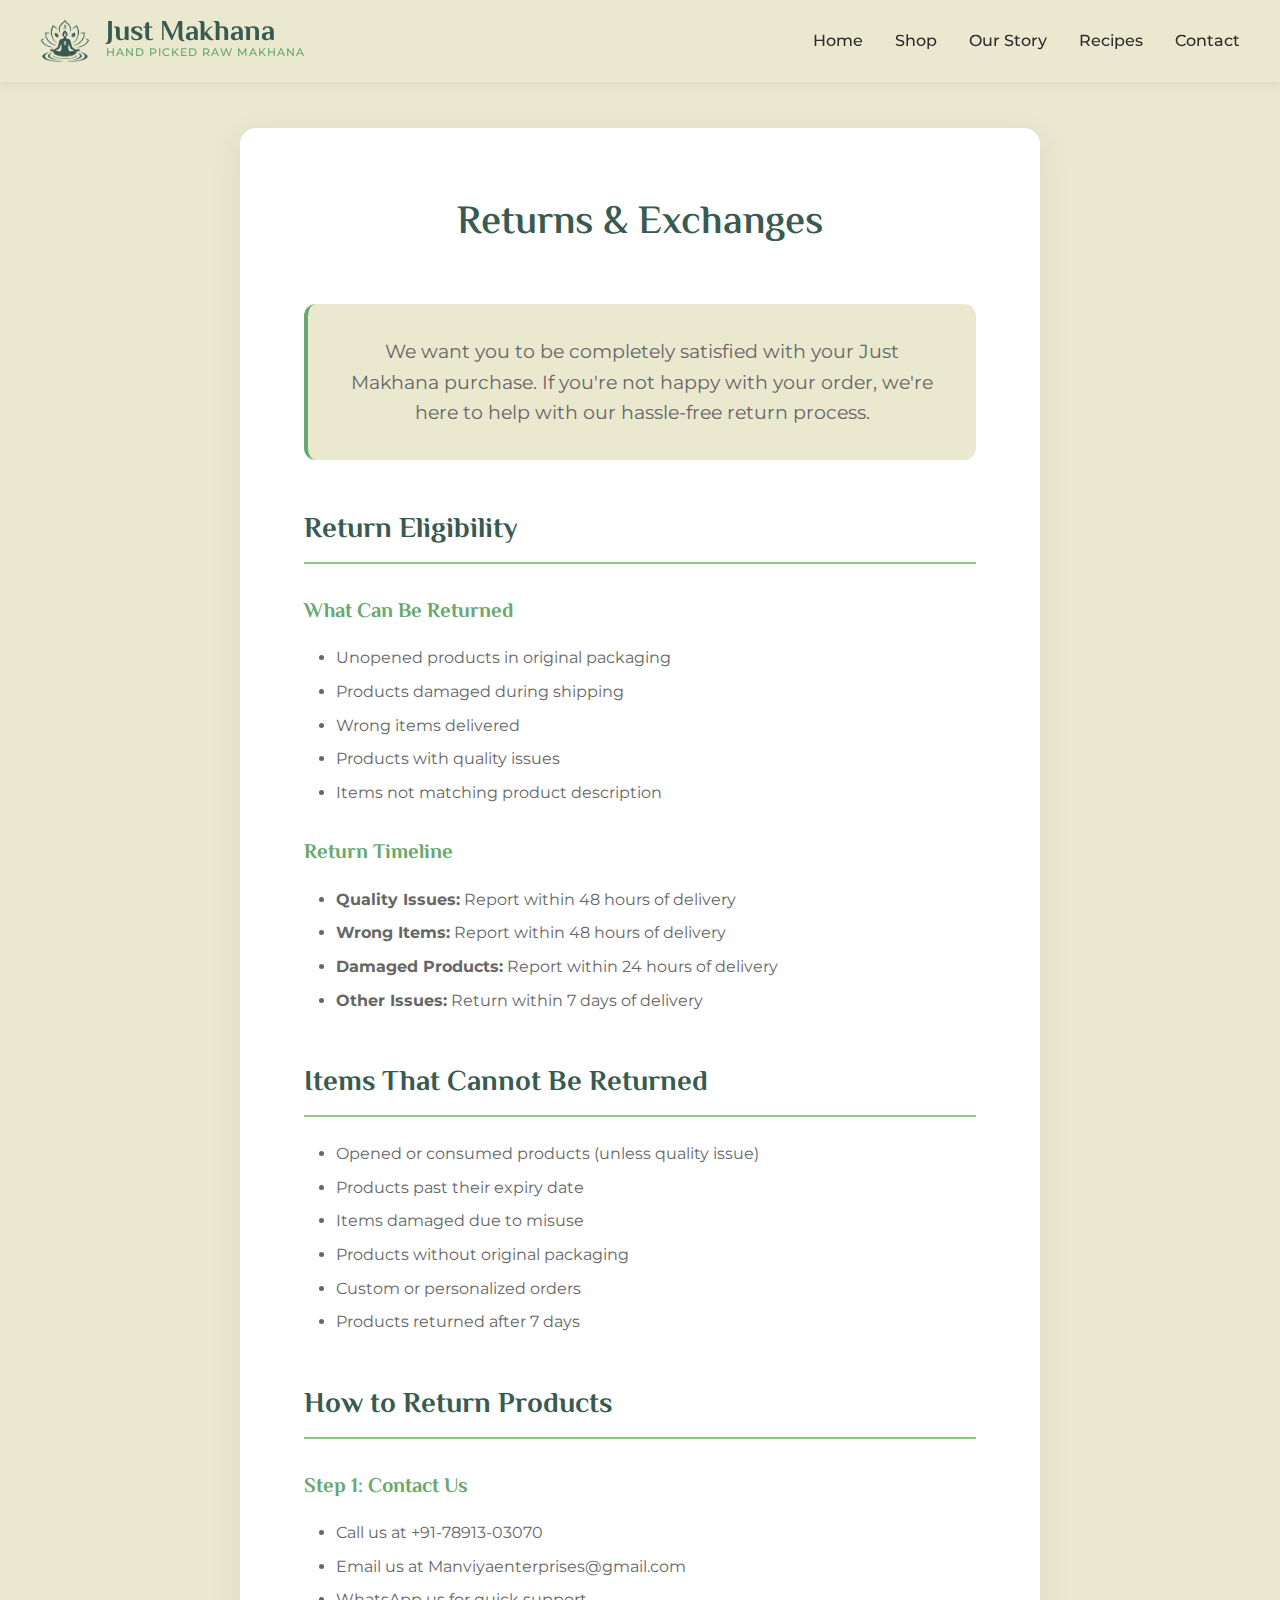
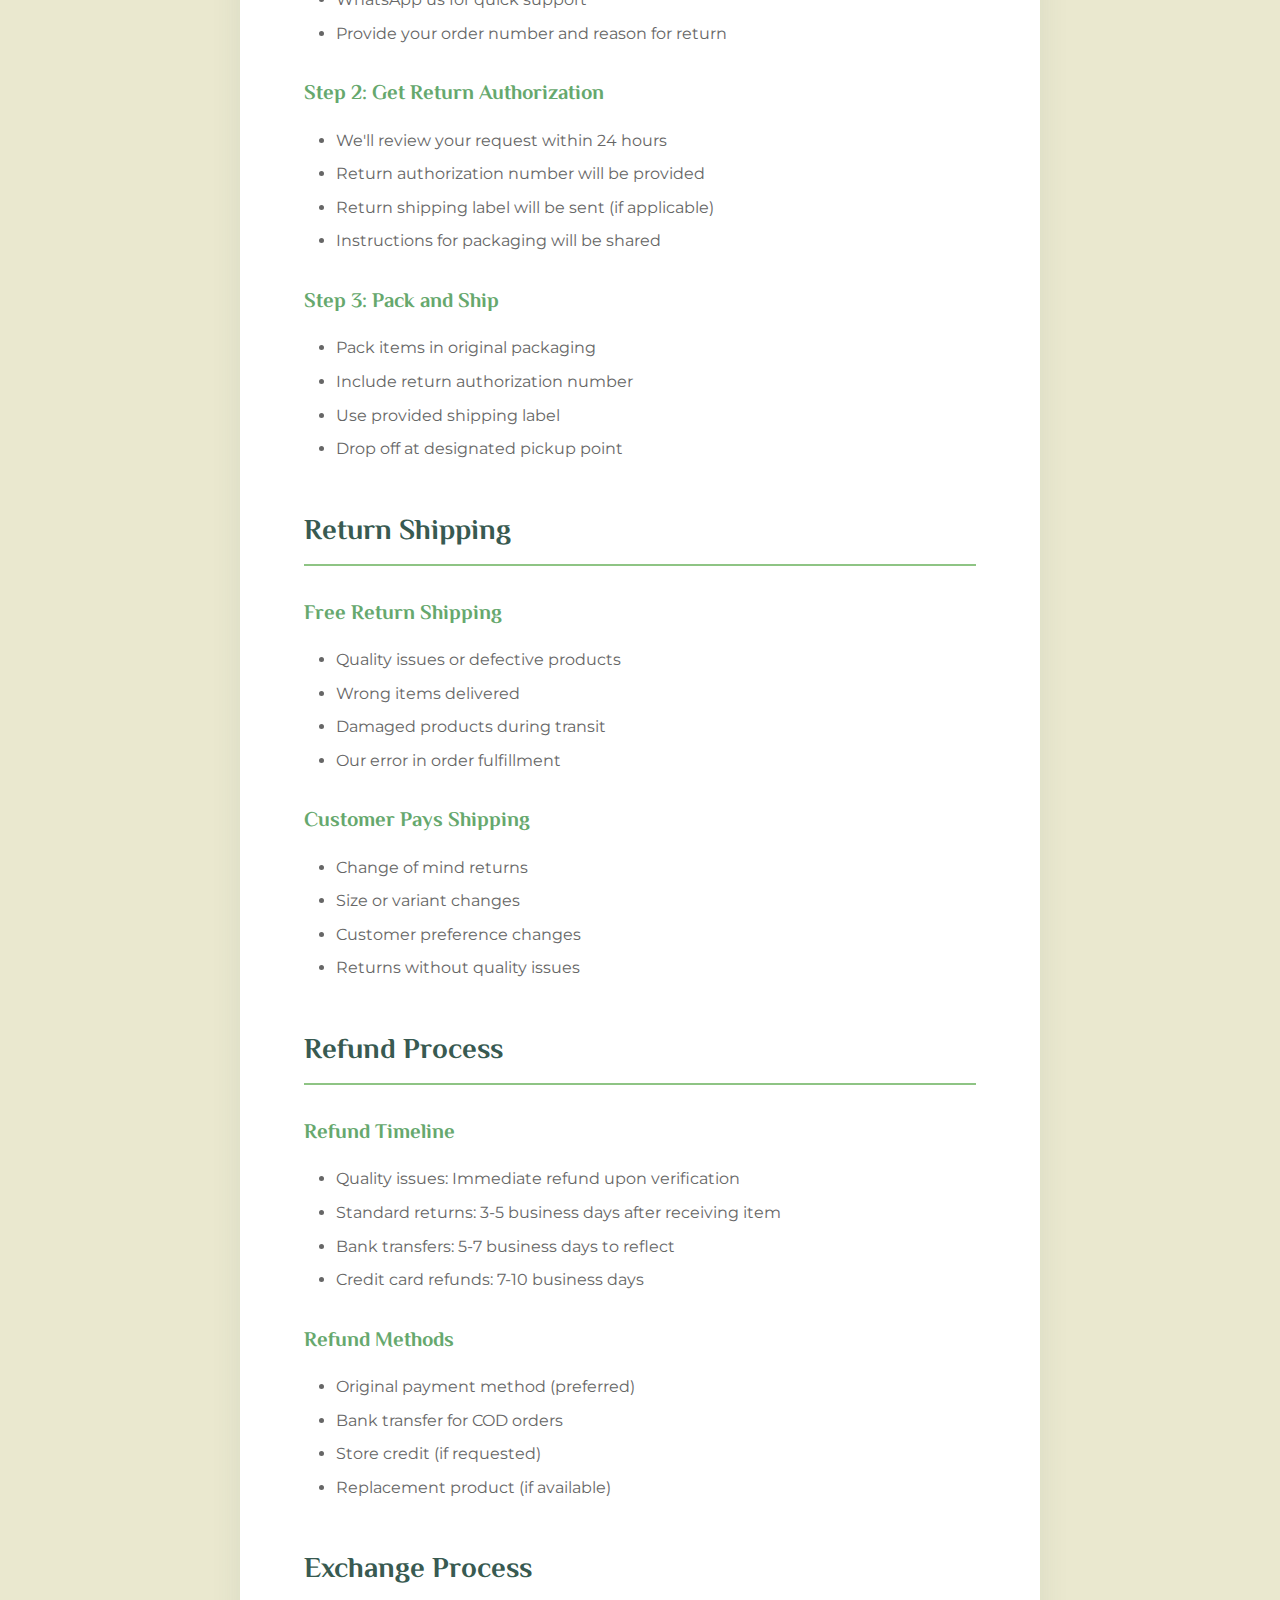
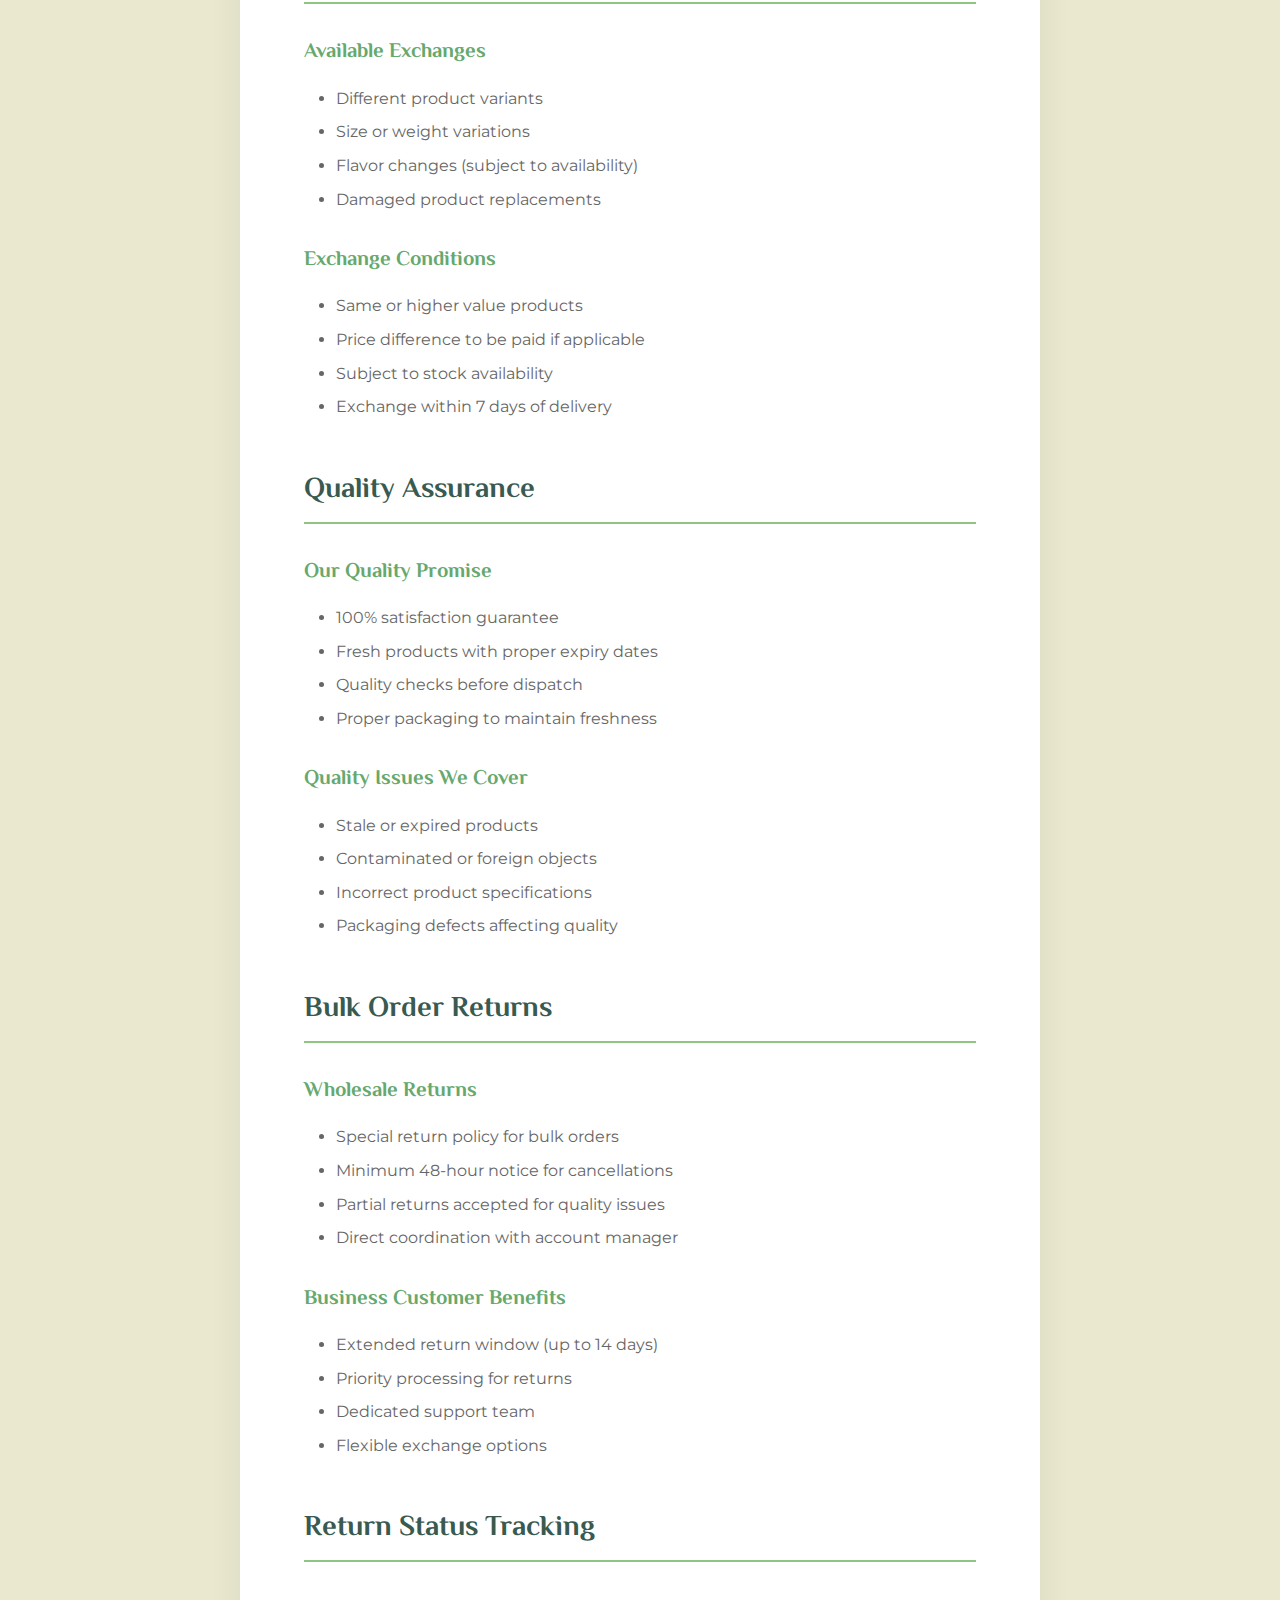
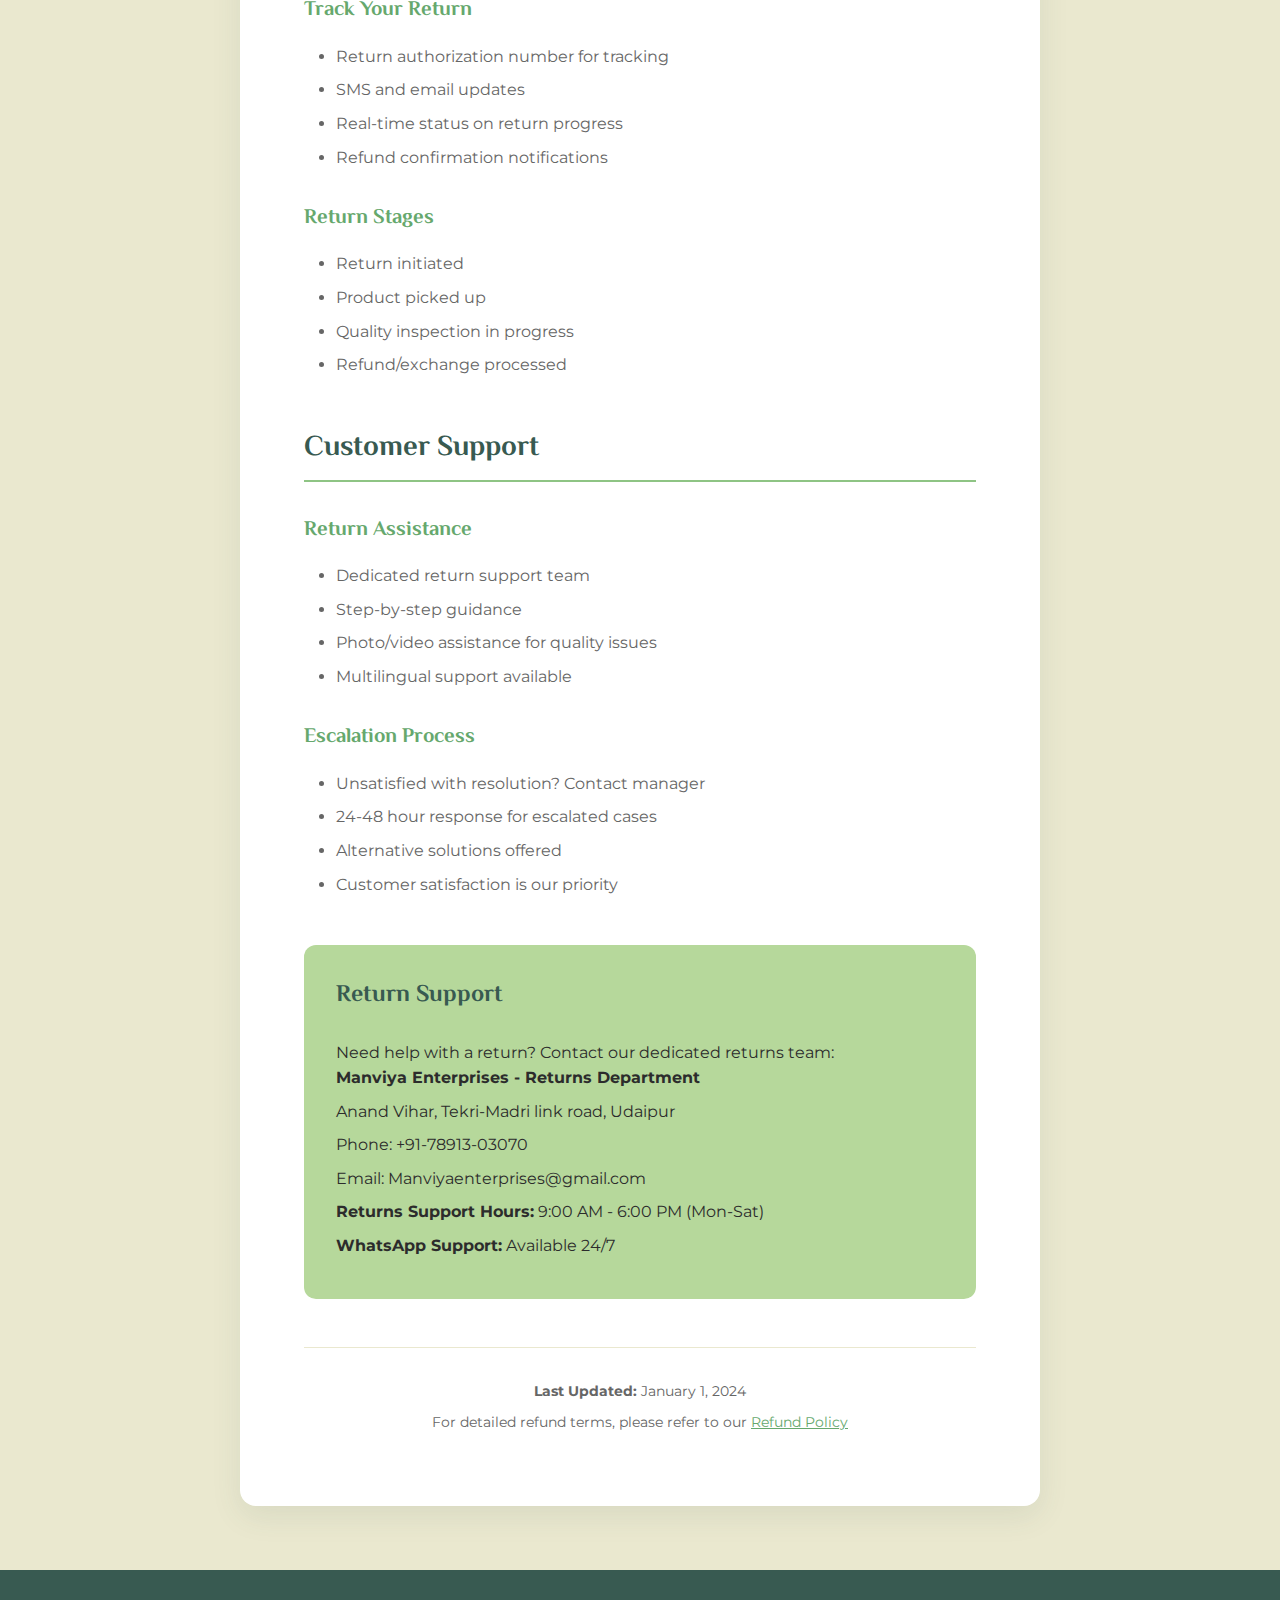
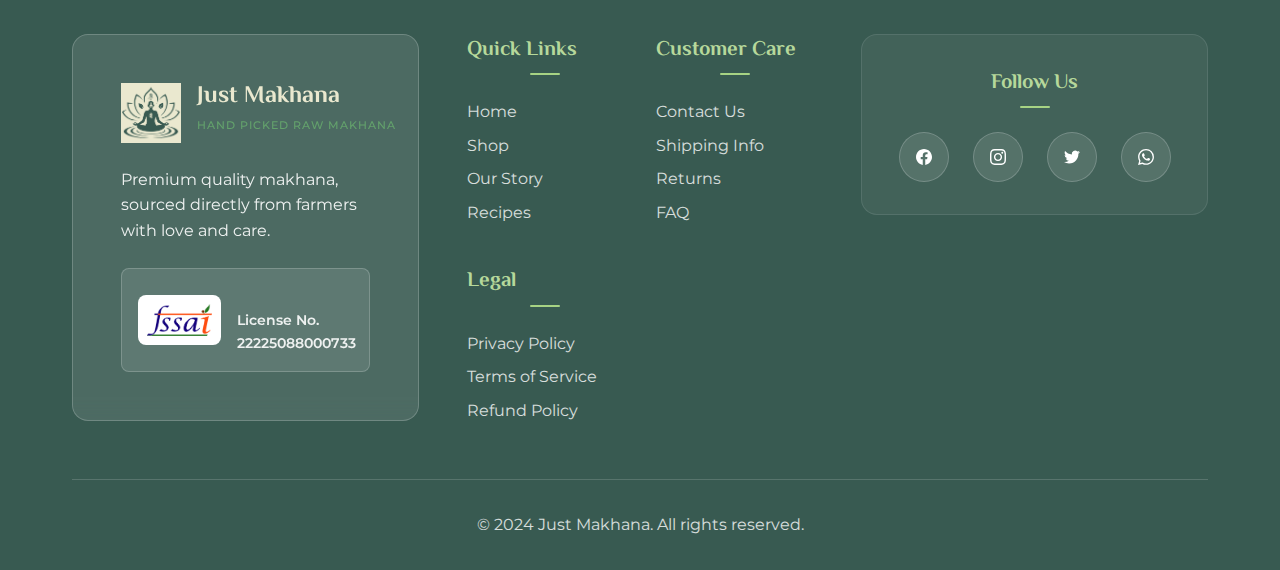
<file: returns.html>
<!DOCTYPE html>
<html lang="en">
<head>
    <meta charset="UTF-8">
    <meta name="viewport" content="width=device-width, initial-scale=1.0">
    <title>Returns - Just Makhana | Hand Picked Raw Makhana</title>
    <meta name="description" content="Returns Information for Just Makhana - Learn about our return process, eligibility criteria, and how to return products.">
    <link rel="preconnect" href="https://fonts.googleapis.com">
    <link rel="preconnect" href="https://fonts.gstatic.com" crossorigin>
    <link href="https://fonts.googleapis.com/css2?family=El+Messiri:wght@400;500;600;700&family=Montserrat:wght@300;400;500;600;700&display=swap" rel="stylesheet">
    <link rel="stylesheet" href="./css/styles.css">
    <link rel="icon" type="image/png" href="./assets/logo.png">
</head>
<body>
    <!-- Header -->
    <header class="header" role="banner">
        <nav class="nav container" aria-label="Main navigation">
            <div class="nav__brand">
                <div class="logo">
                    <img src="./assets/logo.png" alt="Just Makhana - Hand Picked Raw Makhana" class="logo__image">
                    <div class="logo__text-wrapper">
                        <h1 class="logo__text">Just Makhana</h1>
                        <p class="logo__tagline">HAND PICKED RAW MAKHANA</p>
                    </div>
                </div>
            </div>
            
            <button class="nav__toggle" aria-label="Toggle navigation menu" aria-expanded="false">
                <span></span>
                <span></span>
                <span></span>
            </button>
            
            <ul class="nav__menu" role="menubar">
                <li role="none"><a href="./index.html" class="nav__link" role="menuitem">Home</a></li>
                <li role="none"><a href="./index.html#shop" class="nav__link" role="menuitem">Shop</a></li>
                <li role="none"><a href="./index.html#about" class="nav__link" role="menuitem">Our Story</a></li>
                <li role="none"><a href="./index.html#recipes" class="nav__link" role="menuitem">Recipes</a></li>
                <li role="none"><a href="./index.html#contact" class="nav__link" role="menuitem">Contact</a></li>
            </ul>
        </nav>
    </header>

    <!-- Returns Content -->
    <main class="privacy-policy">
        <div class="container">
            <div class="privacy-policy__content">
                <h1 class="section__title">Returns & Exchanges</h1>
                <p class="privacy-policy__intro">We want you to be completely satisfied with your Just Makhana purchase. If you're not happy with your order, we're here to help with our hassle-free return process.</p>
                
                <div class="privacy-policy__section">
                    <h2>Return Eligibility</h2>
                    <h3>What Can Be Returned</h3>
                    <ul>
                        <li>Unopened products in original packaging</li>
                        <li>Products damaged during shipping</li>
                        <li>Wrong items delivered</li>
                        <li>Products with quality issues</li>
                        <li>Items not matching product description</li>
                    </ul>
                    
                    <h3>Return Timeline</h3>
                    <ul>
                        <li><strong>Quality Issues:</strong> Report within 48 hours of delivery</li>
                        <li><strong>Wrong Items:</strong> Report within 48 hours of delivery</li>
                        <li><strong>Damaged Products:</strong> Report within 24 hours of delivery</li>
                        <li><strong>Other Issues:</strong> Return within 7 days of delivery</li>
                    </ul>
                </div>

                <div class="privacy-policy__section">
                    <h2>Items That Cannot Be Returned</h2>
                    <ul>
                        <li>Opened or consumed products (unless quality issue)</li>
                        <li>Products past their expiry date</li>
                        <li>Items damaged due to misuse</li>
                        <li>Products without original packaging</li>
                        <li>Custom or personalized orders</li>
                        <li>Products returned after 7 days</li>
                    </ul>
                </div>

                <div class="privacy-policy__section">
                    <h2>How to Return Products</h2>
                    <h3>Step 1: Contact Us</h3>
                    <ul>
                        <li>Call us at +91-78913-03070</li>
                        <li>Email us at Manviyaenterprises@gmail.com</li>
                        <li>WhatsApp us for quick support</li>
                        <li>Provide your order number and reason for return</li>
                    </ul>
                    
                    <h3>Step 2: Get Return Authorization</h3>
                    <ul>
                        <li>We'll review your request within 24 hours</li>
                        <li>Return authorization number will be provided</li>
                        <li>Return shipping label will be sent (if applicable)</li>
                        <li>Instructions for packaging will be shared</li>
                    </ul>
                    
                    <h3>Step 3: Pack and Ship</h3>
                    <ul>
                        <li>Pack items in original packaging</li>
                        <li>Include return authorization number</li>
                        <li>Use provided shipping label</li>
                        <li>Drop off at designated pickup point</li>
                    </ul>
                </div>

                <div class="privacy-policy__section">
                    <h2>Return Shipping</h2>
                    <h3>Free Return Shipping</h3>
                    <ul>
                        <li>Quality issues or defective products</li>
                        <li>Wrong items delivered</li>
                        <li>Damaged products during transit</li>
                        <li>Our error in order fulfillment</li>
                    </ul>
                    
                    <h3>Customer Pays Shipping</h3>
                    <ul>
                        <li>Change of mind returns</li>
                        <li>Size or variant changes</li>
                        <li>Customer preference changes</li>
                        <li>Returns without quality issues</li>
                    </ul>
                </div>

                <div class="privacy-policy__section">
                    <h2>Refund Process</h2>
                    <h3>Refund Timeline</h3>
                    <ul>
                        <li>Quality issues: Immediate refund upon verification</li>
                        <li>Standard returns: 3-5 business days after receiving item</li>
                        <li>Bank transfers: 5-7 business days to reflect</li>
                        <li>Credit card refunds: 7-10 business days</li>
                    </ul>
                    
                    <h3>Refund Methods</h3>
                    <ul>
                        <li>Original payment method (preferred)</li>
                        <li>Bank transfer for COD orders</li>
                        <li>Store credit (if requested)</li>
                        <li>Replacement product (if available)</li>
                    </ul>
                </div>

                <div class="privacy-policy__section">
                    <h2>Exchange Process</h2>
                    <h3>Available Exchanges</h3>
                    <ul>
                        <li>Different product variants</li>
                        <li>Size or weight variations</li>
                        <li>Flavor changes (subject to availability)</li>
                        <li>Damaged product replacements</li>
                    </ul>
                    
                    <h3>Exchange Conditions</h3>
                    <ul>
                        <li>Same or higher value products</li>
                        <li>Price difference to be paid if applicable</li>
                        <li>Subject to stock availability</li>
                        <li>Exchange within 7 days of delivery</li>
                    </ul>
                </div>

                <div class="privacy-policy__section">
                    <h2>Quality Assurance</h2>
                    <h3>Our Quality Promise</h3>
                    <ul>
                        <li>100% satisfaction guarantee</li>
                        <li>Fresh products with proper expiry dates</li>
                        <li>Quality checks before dispatch</li>
                        <li>Proper packaging to maintain freshness</li>
                    </ul>
                    
                    <h3>Quality Issues We Cover</h3>
                    <ul>
                        <li>Stale or expired products</li>
                        <li>Contaminated or foreign objects</li>
                        <li>Incorrect product specifications</li>
                        <li>Packaging defects affecting quality</li>
                    </ul>
                </div>

                <div class="privacy-policy__section">
                    <h2>Bulk Order Returns</h2>
                    <h3>Wholesale Returns</h3>
                    <ul>
                        <li>Special return policy for bulk orders</li>
                        <li>Minimum 48-hour notice for cancellations</li>
                        <li>Partial returns accepted for quality issues</li>
                        <li>Direct coordination with account manager</li>
                    </ul>
                    
                    <h3>Business Customer Benefits</h3>
                    <ul>
                        <li>Extended return window (up to 14 days)</li>
                        <li>Priority processing for returns</li>
                        <li>Dedicated support team</li>
                        <li>Flexible exchange options</li>
                    </ul>
                </div>

                <div class="privacy-policy__section">
                    <h2>Return Status Tracking</h2>
                    <h3>Track Your Return</h3>
                    <ul>
                        <li>Return authorization number for tracking</li>
                        <li>SMS and email updates</li>
                        <li>Real-time status on return progress</li>
                        <li>Refund confirmation notifications</li>
                    </ul>
                    
                    <h3>Return Stages</h3>
                    <ul>
                        <li>Return initiated</li>
                        <li>Product picked up</li>
                        <li>Quality inspection in progress</li>
                        <li>Refund/exchange processed</li>
                    </ul>
                </div>

                <div class="privacy-policy__section">
                    <h2>Customer Support</h2>
                    <h3>Return Assistance</h3>
                    <ul>
                        <li>Dedicated return support team</li>
                        <li>Step-by-step guidance</li>
                        <li>Photo/video assistance for quality issues</li>
                        <li>Multilingual support available</li>
                    </ul>
                    
                    <h3>Escalation Process</h3>
                    <ul>
                        <li>Unsatisfied with resolution? Contact manager</li>
                        <li>24-48 hour response for escalated cases</li>
                        <li>Alternative solutions offered</li>
                        <li>Customer satisfaction is our priority</li>
                    </ul>
                </div>

                <div class="privacy-policy__contact">
                    <h2>Return Support</h2>
                    <p>Need help with a return? Contact our dedicated returns team:</p>
                    <div class="contact-info">
                        <p><strong>Manviya Enterprises - Returns Department</strong></p>
                        <p>Anand Vihar, Tekri-Madri link road, Udaipur</p>
                        <p>Phone: +91-78913-03070</p>
                        <p>Email: Manviyaenterprises@gmail.com</p>
                        <p><strong>Returns Support Hours:</strong> 9:00 AM - 6:00 PM (Mon-Sat)</p>
                        <p><strong>WhatsApp Support:</strong> Available 24/7</p>
                    </div>
                </div>

                <div class="privacy-policy__footer">
                    <p><strong>Last Updated:</strong> January 1, 2024</p>
                    <p>For detailed refund terms, please refer to our <a href="./refund-policy.html" style="color: var(--secondary-green); text-decoration: underline;">Refund Policy</a></p>
                </div>
            </div>
        </div>
    </main>

    <!-- Footer -->
    <footer class="footer">
        <div class="container">
            <div class="footer__content">
                <div class="footer__brand">
                    <div class="logo logo--footer">
                        <img src="./assets/logo.png" alt="Just Makhana - Hand Picked Raw Makhana" class="logo__image logo__image--footer">
                        <div class="logo__text-wrapper">
                            <h3 class="logo__text">Just Makhana</h3>
                            <p class="logo__tagline">HAND PICKED RAW MAKHANA</p>
                        </div>
                    </div>
                    <p>Premium quality makhana, sourced directly from farmers with love and care.</p>
                    <div class="fssai-info">
                        <img src="./assets/fassi_logo.png" alt="FSSAI Logo" class="fssai-logo">
                        <p class="fssai-license">License No. 22225088000733</p>
                    </div>
                </div>
                <div class="footer__links">
                    <div class="footer__section">
                        <h4>Quick Links</h4>
                        <ul>
                            <li><a href="./index.html">Home</a></li>
                            <li><a href="./index.html#shop">Shop</a></li>
                            <li><a href="./index.html#about">Our Story</a></li>
                            <li><a href="./index.html#recipes">Recipes</a></li>
                        </ul>
                    </div>
                    <div class="footer__section">
                        <h4>Customer Care</h4>
                        <ul>
                            <li><a href="./index.html#contact">Contact Us</a></li>
                            <li><a href="./shipping-info.html">Shipping Info</a></li>
                            <li><a href="./returns.html">Returns</a></li>
                            <li><a href="./faq.html">FAQ</a></li>
                        </ul>
                    </div>
                    <div class="footer__section">
                        <h4>Legal</h4>
                        <ul>
                            <li><a href="./privacy-policy.html">Privacy Policy</a></li>
                            <li><a href="./terms-of-service.html">Terms of Service</a></li>
                            <li><a href="./refund-policy.html">Refund Policy</a></li>
                        </ul>
                    </div>
                </div>
                <div class="footer__social">
                    <h4>Follow Us</h4>
                    <div class="social-links">
                        <a href="#" aria-label="Facebook">
                            <svg width="24" height="24" viewBox="0 0 24 24" fill="currentColor">
                                <path d="M24 12.073c0-6.627-5.373-12-12-12s-12 5.373-12 12c0 5.99 4.388 10.954 10.125 11.854v-8.385H7.078v-3.47h3.047V9.43c0-3.007 1.792-4.669 4.533-4.669 1.312 0 2.686.235 2.686.235v2.953H15.83c-1.491 0-1.956.925-1.956 1.874v2.25h3.328l-.532 3.47h-2.796v8.385C19.612 23.027 24 18.062 24 12.073z"/>
                            </svg>
                        </a>
                        <a href="#" aria-label="Instagram">
                            <svg width="24" height="24" viewBox="0 0 24 24" fill="currentColor">
                                <path d="M12 2.163c3.204 0 3.584.012 4.85.07 3.252.148 4.771 1.691 4.919 4.919.058 1.265.069 1.645.069 4.849 0 3.205-.012 3.584-.069 4.849-.149 3.225-1.664 4.771-4.919 4.919-1.266.058-1.644.07-4.85.07-3.204 0-3.584-.012-4.849-.07-3.26-.149-4.771-1.699-4.919-4.92-.058-1.265-.07-1.644-.07-4.849 0-3.204.013-3.583.07-4.849.149-3.227 1.664-4.771 4.919-4.919 1.266-.057 1.645-.069 4.849-.069zm0-2.163c-3.259 0-3.667.014-4.947.072-4.358.2-6.78 2.618-6.98 6.98-.059 1.281-.073 1.689-.073 4.948 0 3.259.014 3.668.072 4.948.2 4.358 2.618 6.78 6.98 6.98 1.281.058 1.689.072 4.948.072 3.259 0 3.668-.014 4.948-.072 4.354-.2 6.782-2.618 6.979-6.98.059-1.28.073-1.689.073-4.948 0-3.259-.014-3.667-.072-4.947-.196-4.354-2.617-6.78-6.979-6.98-1.281-.059-1.69-.073-4.949-.073zm0 5.838c-3.403 0-6.162 2.759-6.162 6.162s2.759 6.163 6.162 6.163 6.162-2.759 6.162-6.163c0-3.403-2.759-6.162-6.162-6.162zm0 10.162c-2.209 0-4-1.79-4-4 0-2.209 1.791-4 4-4s4 1.791 4 4c0 2.21-1.791 4-4 4zm6.406-11.845c-.796 0-1.441.645-1.441 1.44s.645 1.44 1.441 1.44c.795 0 1.439-.645 1.439-1.44s-.644-1.44-1.439-1.44z"/>
                            </svg>
                        </a>
                        <a href="#" aria-label="Twitter">
                            <svg width="24" height="24" viewBox="0 0 24 24" fill="currentColor">
                                <path d="M23.953 4.57a10 10 0 01-2.825.775 4.958 4.958 0 002.163-2.723c-.951.555-2.005.959-3.127 1.184a4.92 4.92 0 00-8.384 4.482C7.69 8.095 4.067 6.13 1.64 3.162a4.822 4.822 0 00-.666 2.475c0 1.71.87 3.213 2.188 4.096a4.904 4.904 0 01-2.228-.616v.06a4.923 4.923 0 003.946 4.827 4.996 4.996 0 01-2.212.085 4.936 4.936 0 004.604 3.417 9.867 9.867 0 01-6.102 2.105c-.39 0-.779-.023-1.17-.067a13.995 13.995 0 007.557 2.209c9.053 0 13.998-7.496 13.998-13.985 0-.21 0-.42-.015-.63A9.935 9.935 0 0024 4.59z"/>
                            </svg>
                        </a>
                        <a href="#" aria-label="WhatsApp">
                            <svg width="24" height="24" viewBox="0 0 24 24" fill="currentColor">
                                <path d="M17.472 14.382c-.297-.149-1.758-.867-2.03-.967-.273-.099-.471-.148-.67.15-.197.297-.767.966-.94 1.164-.173.199-.347.223-.644.075-.297-.15-1.255-.463-2.39-1.475-.883-.788-1.48-1.761-1.653-2.059-.173-.297-.018-.458.13-.606.134-.133.298-.347.446-.52.149-.174.198-.298.298-.497.099-.198.05-.371-.025-.52-.075-.149-.669-1.612-.916-2.207-.242-.579-.487-.5-.669-.51-.173-.008-.371-.01-.57-.01-.198 0-.52.074-.792.372-.272.297-1.04 1.016-1.04 2.479 0 1.462 1.065 2.875 1.213 3.074.149.198 2.096 3.2 5.077 4.487.709.306 1.262.489 1.694.625.712.227 1.36.195 1.871.118.571-.085 1.758-.719 2.006-1.413.248-.694.248-1.289.173-1.413-.074-.124-.272-.198-.57-.347m-5.421 7.403h-.004a9.87 9.87 0 01-5.031-1.378l-.361-.214-3.741.982.998-3.648-.235-.374a9.86 9.86 0 01-1.51-5.26c.001-5.45 4.436-9.884 9.888-9.884 2.64 0 5.122 1.03 6.988 2.898a9.825 9.825 0 012.893 6.994c-.003 5.45-4.437 9.884-9.885 9.884m8.413-18.297A11.815 11.815 0 0012.05 0C5.495 0 .16 5.335.157 11.892c0 2.096.547 4.142 1.588 5.945L.057 24l6.305-1.654a11.882 11.882 0 005.683 1.448h.005c6.554 0 11.89-5.335 11.893-11.893A11.821 11.821 0 0020.465 3.488"/>
                            </svg>
                        </a>
                    </div>
                </div>
            </div>
            <div class="footer__bottom">
                <p>&copy; 2024 Just Makhana. All rights reserved.</p>
            </div>
        </div>
    </footer>

    <script src="./js/main.js"></script>
</body>
</html>
</file>
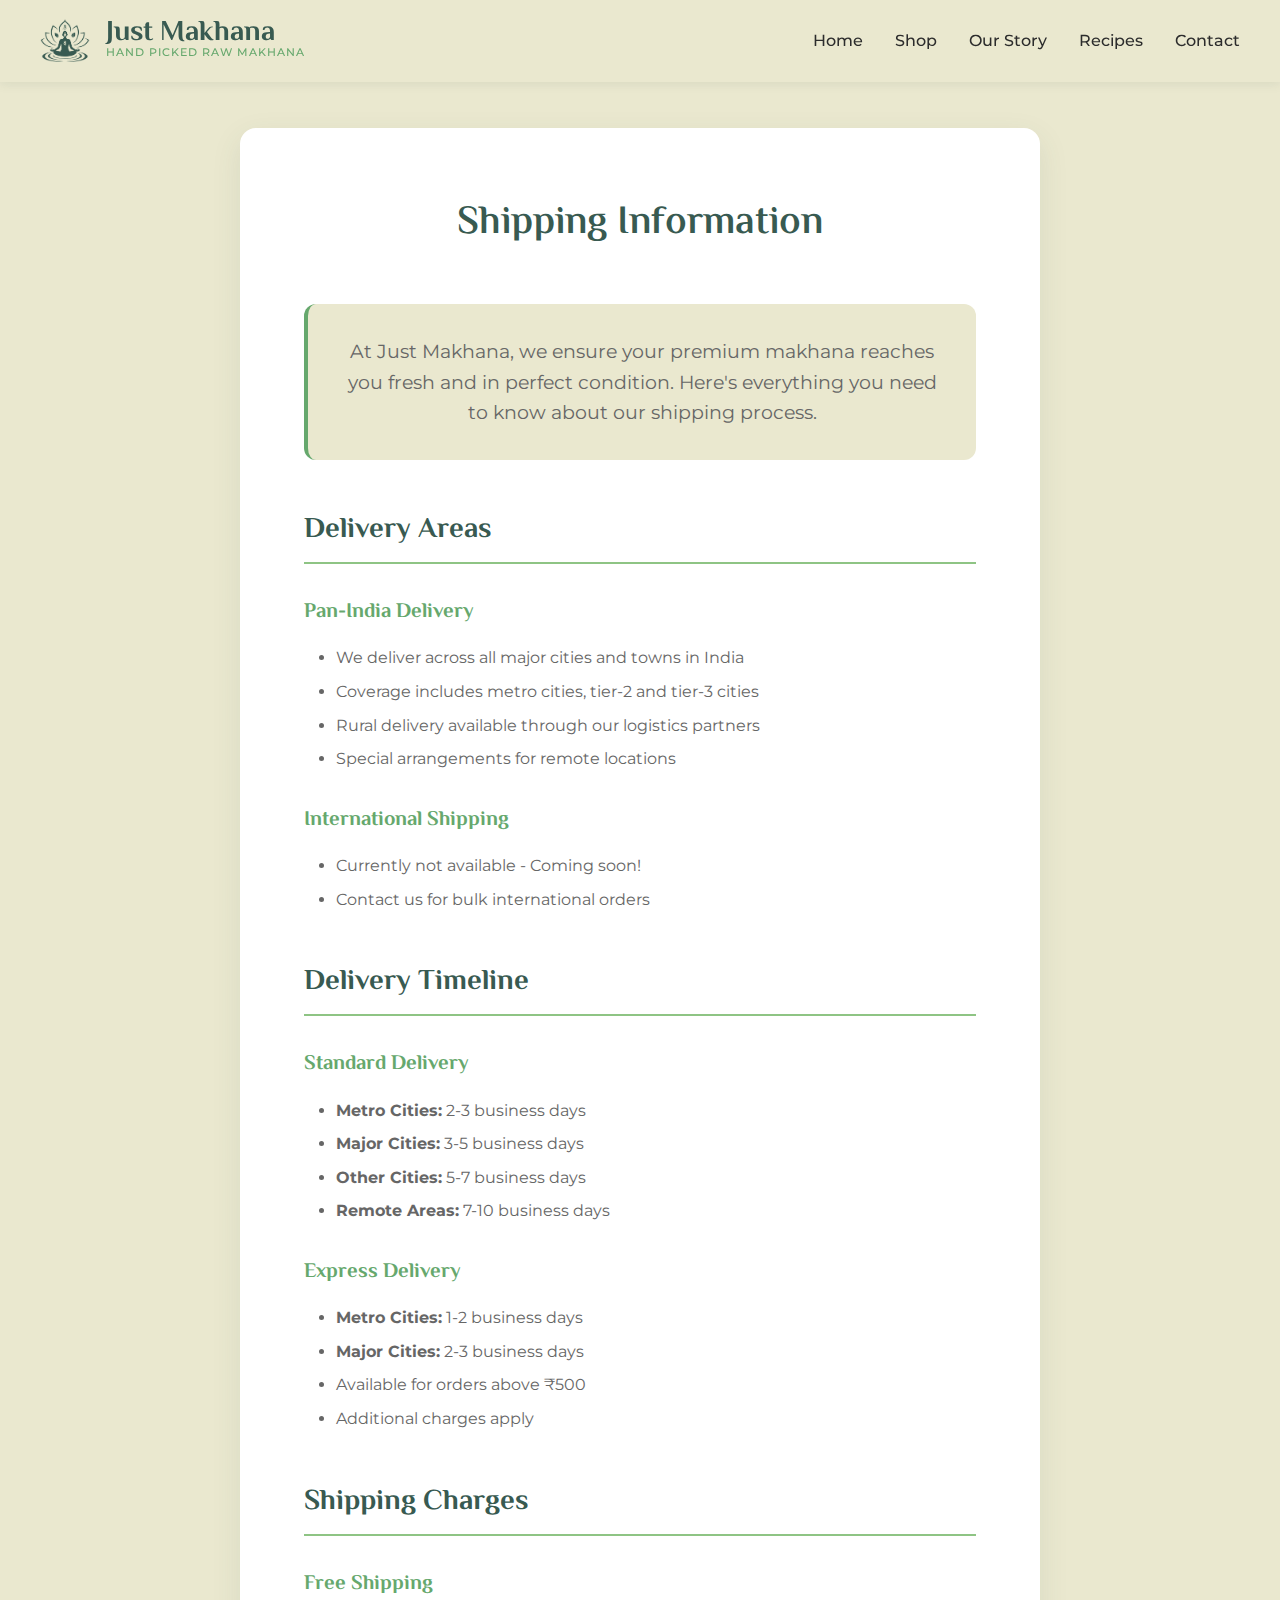
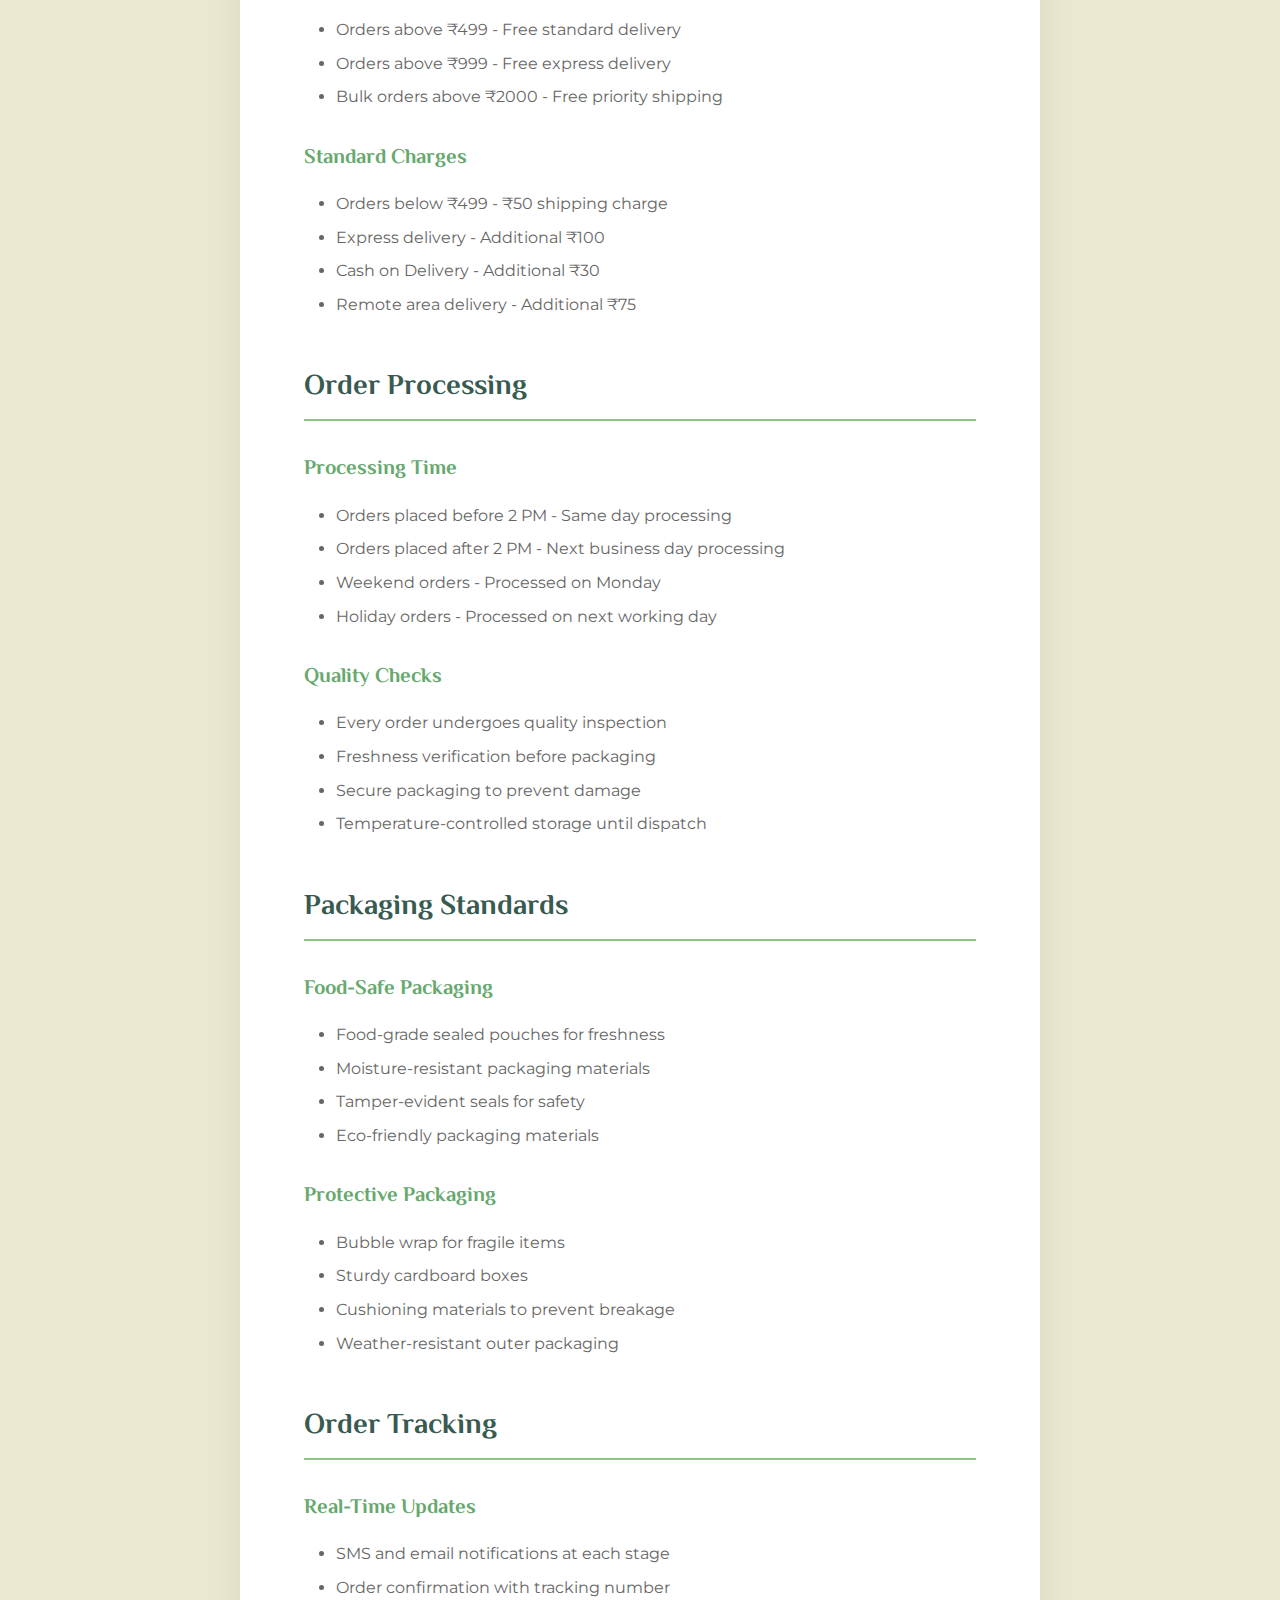
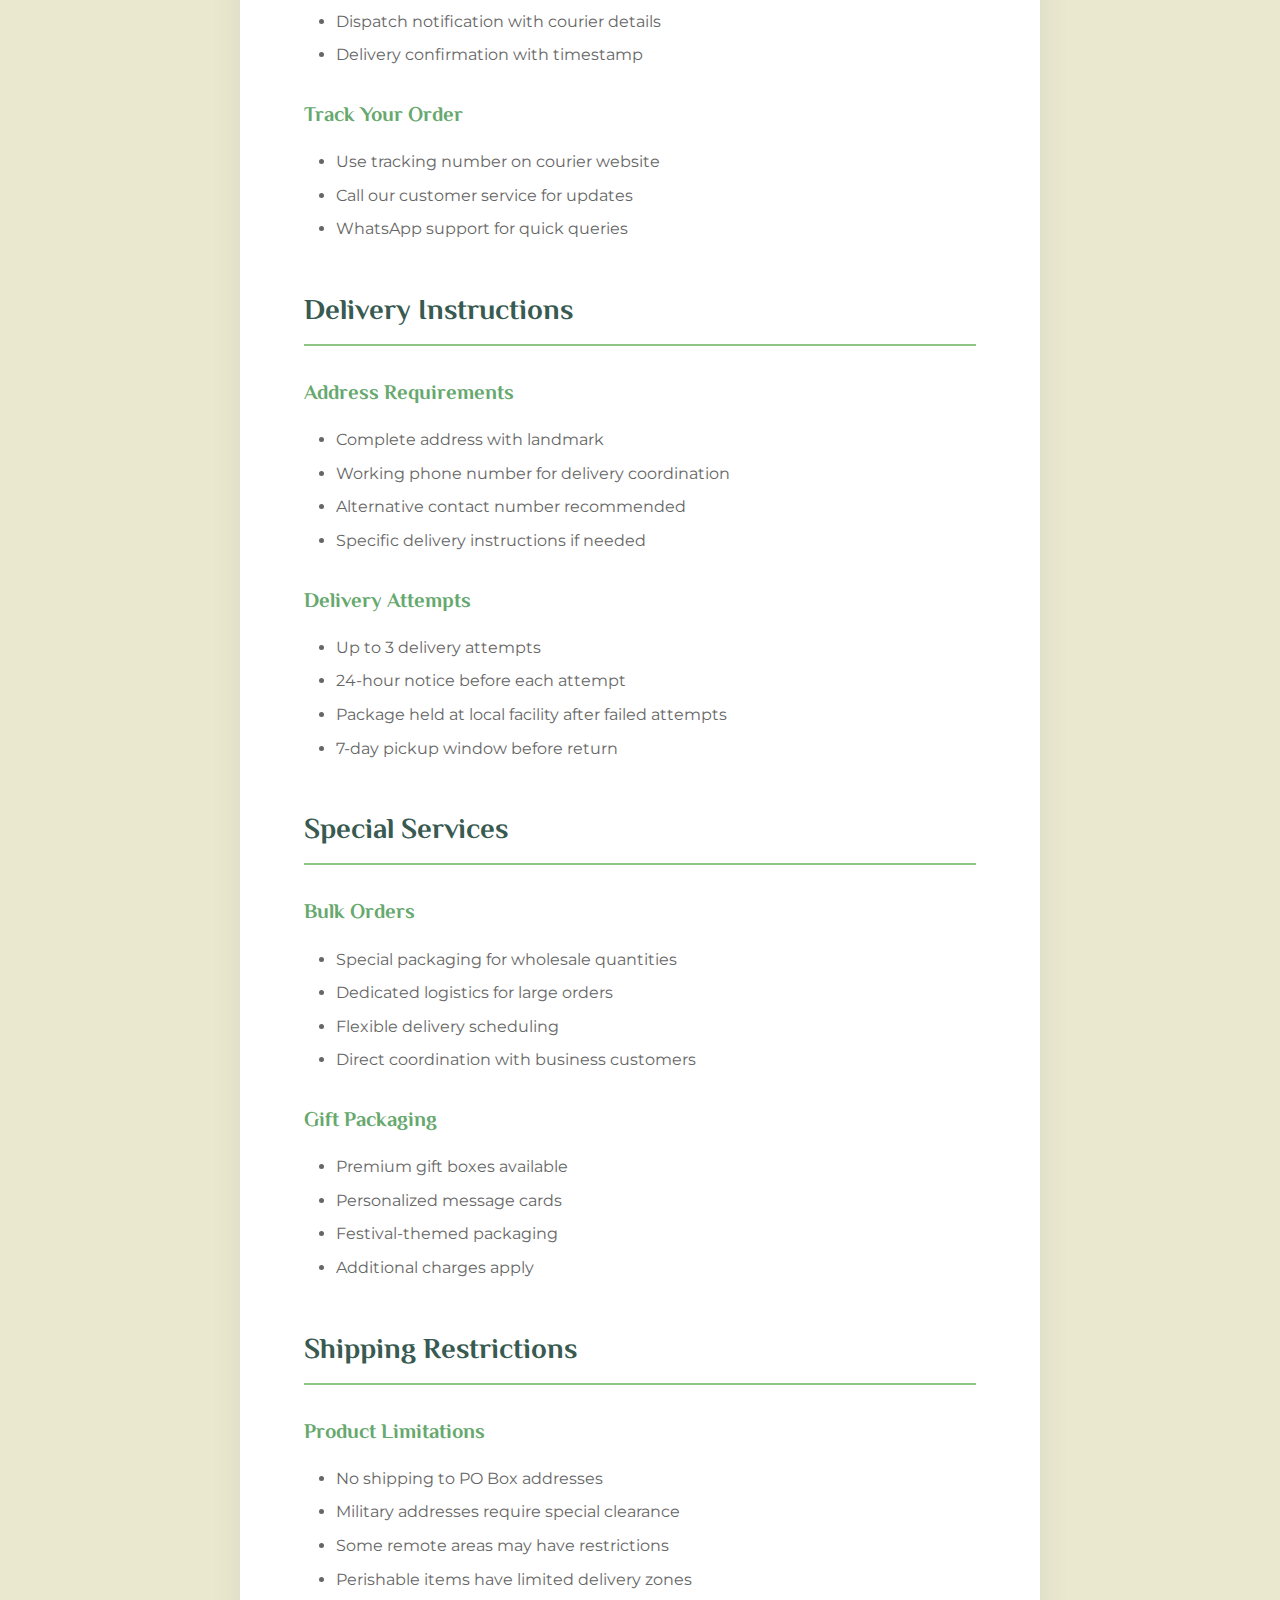
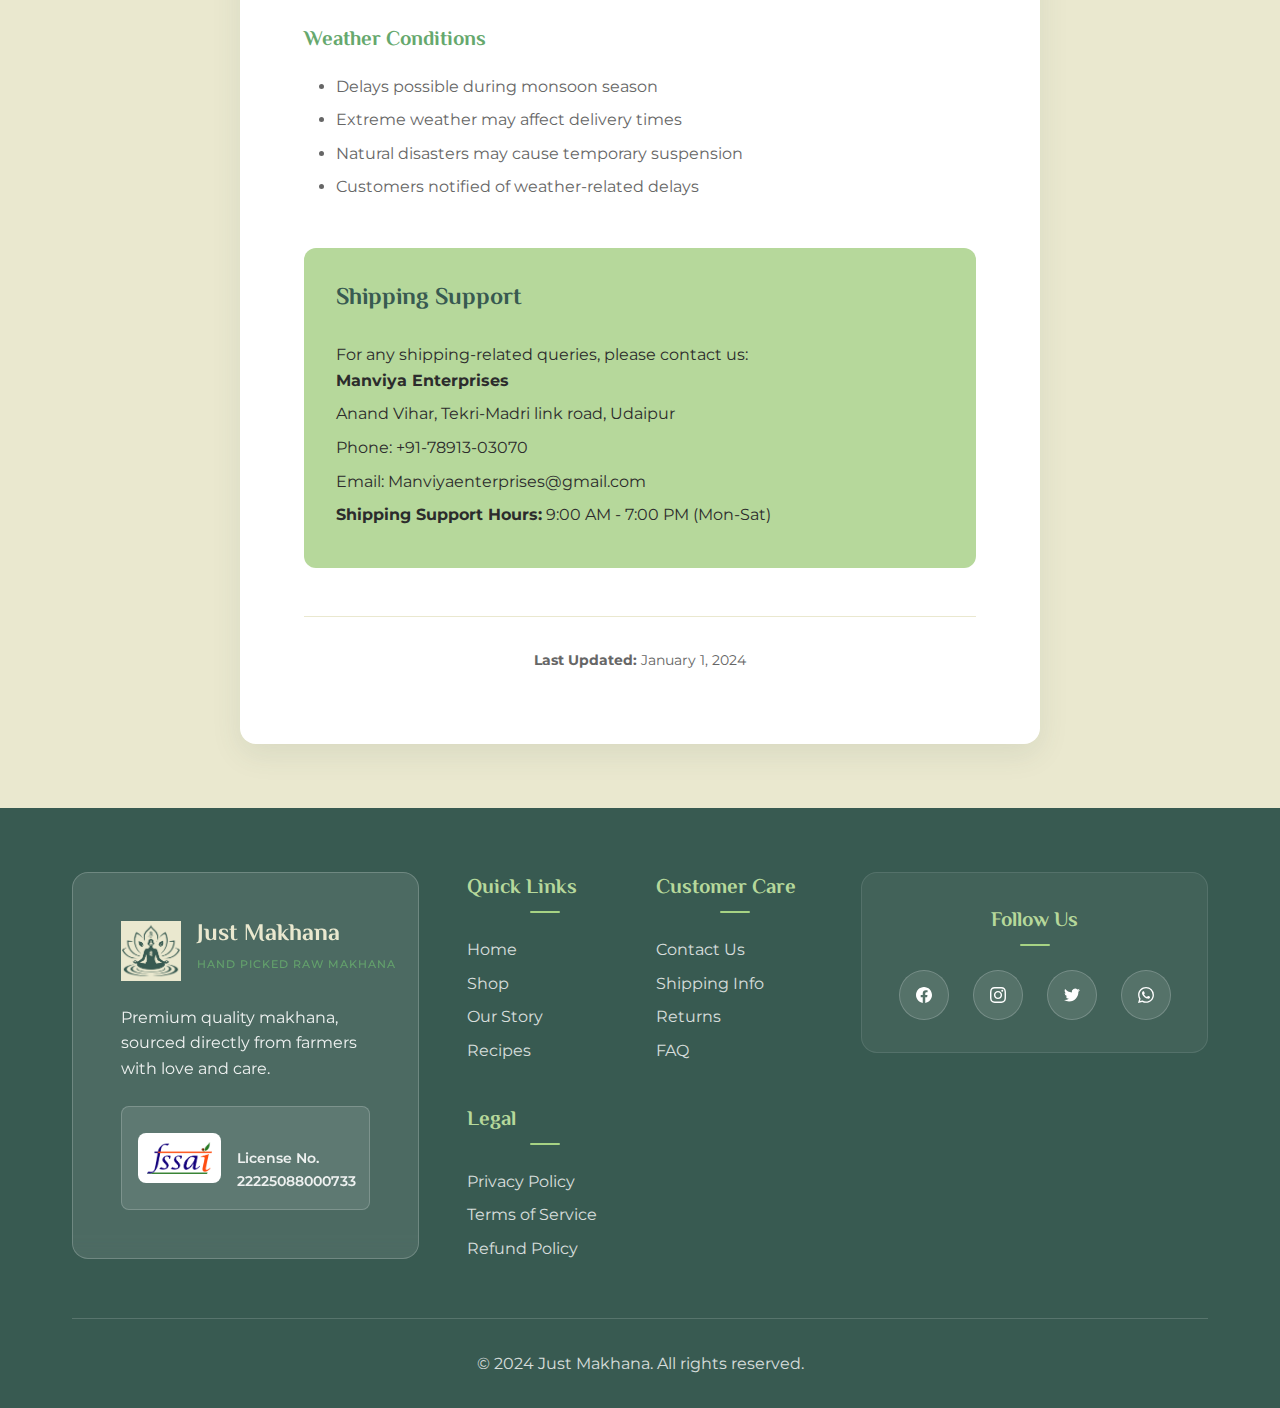
<file: shipping-info.html>
<!DOCTYPE html>
<html lang="en">
<head>
    <meta charset="UTF-8">
    <meta name="viewport" content="width=device-width, initial-scale=1.0">
    <title>Shipping Info - Just Makhana | Hand Picked Raw Makhana</title>
    <meta name="description" content="Shipping Information for Just Makhana - Learn about our delivery options, shipping charges, and delivery timelines.">
    <link rel="preconnect" href="https://fonts.googleapis.com">
    <link rel="preconnect" href="https://fonts.gstatic.com" crossorigin>
    <link href="https://fonts.googleapis.com/css2?family=El+Messiri:wght@400;500;600;700&family=Montserrat:wght@300;400;500;600;700&display=swap" rel="stylesheet">
    <link rel="stylesheet" href="./css/styles.css">
    <link rel="icon" type="image/png" href="./assets/logo.png">
</head>
<body>
    <!-- Header -->
    <header class="header" role="banner">
        <nav class="nav container" aria-label="Main navigation">
            <div class="nav__brand">
                <div class="logo">
                    <img src="./assets/logo.png" alt="Just Makhana - Hand Picked Raw Makhana" class="logo__image">
                    <div class="logo__text-wrapper">
                        <h1 class="logo__text">Just Makhana</h1>
                        <p class="logo__tagline">HAND PICKED RAW MAKHANA</p>
                    </div>
                </div>
            </div>
            
            <button class="nav__toggle" aria-label="Toggle navigation menu" aria-expanded="false">
                <span></span>
                <span></span>
                <span></span>
            </button>
            
            <ul class="nav__menu" role="menubar">
                <li role="none"><a href="./index.html" class="nav__link" role="menuitem">Home</a></li>
                <li role="none"><a href="./index.html#shop" class="nav__link" role="menuitem">Shop</a></li>
                <li role="none"><a href="./index.html#about" class="nav__link" role="menuitem">Our Story</a></li>
                <li role="none"><a href="./index.html#recipes" class="nav__link" role="menuitem">Recipes</a></li>
                <li role="none"><a href="./index.html#contact" class="nav__link" role="menuitem">Contact</a></li>
            </ul>
        </nav>
    </header>

    <!-- Shipping Info Content -->
    <main class="privacy-policy">
        <div class="container">
            <div class="privacy-policy__content">
                <h1 class="section__title">Shipping Information</h1>
                <p class="privacy-policy__intro">At Just Makhana, we ensure your premium makhana reaches you fresh and in perfect condition. Here's everything you need to know about our shipping process.</p>
                
                <div class="privacy-policy__section">
                    <h2>Delivery Areas</h2>
                    <h3>Pan-India Delivery</h3>
                    <ul>
                        <li>We deliver across all major cities and towns in India</li>
                        <li>Coverage includes metro cities, tier-2 and tier-3 cities</li>
                        <li>Rural delivery available through our logistics partners</li>
                        <li>Special arrangements for remote locations</li>
                    </ul>
                    
                    <h3>International Shipping</h3>
                    <ul>
                        <li>Currently not available - Coming soon!</li>
                        <li>Contact us for bulk international orders</li>
                    </ul>
                </div>

                <div class="privacy-policy__section">
                    <h2>Delivery Timeline</h2>
                    <h3>Standard Delivery</h3>
                    <ul>
                        <li><strong>Metro Cities:</strong> 2-3 business days</li>
                        <li><strong>Major Cities:</strong> 3-5 business days</li>
                        <li><strong>Other Cities:</strong> 5-7 business days</li>
                        <li><strong>Remote Areas:</strong> 7-10 business days</li>
                    </ul>
                    
                    <h3>Express Delivery</h3>
                    <ul>
                        <li><strong>Metro Cities:</strong> 1-2 business days</li>
                        <li><strong>Major Cities:</strong> 2-3 business days</li>
                        <li>Available for orders above ₹500</li>
                        <li>Additional charges apply</li>
                    </ul>
                </div>

                <div class="privacy-policy__section">
                    <h2>Shipping Charges</h2>
                    <h3>Free Shipping</h3>
                    <ul>
                        <li>Orders above ₹499 - Free standard delivery</li>
                        <li>Orders above ₹999 - Free express delivery</li>
                        <li>Bulk orders above ₹2000 - Free priority shipping</li>
                    </ul>
                    
                    <h3>Standard Charges</h3>
                    <ul>
                        <li>Orders below ₹499 - ₹50 shipping charge</li>
                        <li>Express delivery - Additional ₹100</li>
                        <li>Cash on Delivery - Additional ₹30</li>
                        <li>Remote area delivery - Additional ₹75</li>
                    </ul>
                </div>

                <div class="privacy-policy__section">
                    <h2>Order Processing</h2>
                    <h3>Processing Time</h3>
                    <ul>
                        <li>Orders placed before 2 PM - Same day processing</li>
                        <li>Orders placed after 2 PM - Next business day processing</li>
                        <li>Weekend orders - Processed on Monday</li>
                        <li>Holiday orders - Processed on next working day</li>
                    </ul>
                    
                    <h3>Quality Checks</h3>
                    <ul>
                        <li>Every order undergoes quality inspection</li>
                        <li>Freshness verification before packaging</li>
                        <li>Secure packaging to prevent damage</li>
                        <li>Temperature-controlled storage until dispatch</li>
                    </ul>
                </div>

                <div class="privacy-policy__section">
                    <h2>Packaging Standards</h2>
                    <h3>Food-Safe Packaging</h3>
                    <ul>
                        <li>Food-grade sealed pouches for freshness</li>
                        <li>Moisture-resistant packaging materials</li>
                        <li>Tamper-evident seals for safety</li>
                        <li>Eco-friendly packaging materials</li>
                    </ul>
                    
                    <h3>Protective Packaging</h3>
                    <ul>
                        <li>Bubble wrap for fragile items</li>
                        <li>Sturdy cardboard boxes</li>
                        <li>Cushioning materials to prevent breakage</li>
                        <li>Weather-resistant outer packaging</li>
                    </ul>
                </div>

                <div class="privacy-policy__section">
                    <h2>Order Tracking</h2>
                    <h3>Real-Time Updates</h3>
                    <ul>
                        <li>SMS and email notifications at each stage</li>
                        <li>Order confirmation with tracking number</li>
                        <li>Dispatch notification with courier details</li>
                        <li>Delivery confirmation with timestamp</li>
                    </ul>
                    
                    <h3>Track Your Order</h3>
                    <ul>
                        <li>Use tracking number on courier website</li>
                        <li>Call our customer service for updates</li>
                        <li>WhatsApp support for quick queries</li>
                    </ul>
                </div>

                <div class="privacy-policy__section">
                    <h2>Delivery Instructions</h2>
                    <h3>Address Requirements</h3>
                    <ul>
                        <li>Complete address with landmark</li>
                        <li>Working phone number for delivery coordination</li>
                        <li>Alternative contact number recommended</li>
                        <li>Specific delivery instructions if needed</li>
                    </ul>
                    
                    <h3>Delivery Attempts</h3>
                    <ul>
                        <li>Up to 3 delivery attempts</li>
                        <li>24-hour notice before each attempt</li>
                        <li>Package held at local facility after failed attempts</li>
                        <li>7-day pickup window before return</li>
                    </ul>
                </div>

                <div class="privacy-policy__section">
                    <h2>Special Services</h2>
                    <h3>Bulk Orders</h3>
                    <ul>
                        <li>Special packaging for wholesale quantities</li>
                        <li>Dedicated logistics for large orders</li>
                        <li>Flexible delivery scheduling</li>
                        <li>Direct coordination with business customers</li>
                    </ul>
                    
                    <h3>Gift Packaging</h3>
                    <ul>
                        <li>Premium gift boxes available</li>
                        <li>Personalized message cards</li>
                        <li>Festival-themed packaging</li>
                        <li>Additional charges apply</li>
                    </ul>
                </div>

                <div class="privacy-policy__section">
                    <h2>Shipping Restrictions</h2>
                    <h3>Product Limitations</h3>
                    <ul>
                        <li>No shipping to PO Box addresses</li>
                        <li>Military addresses require special clearance</li>
                        <li>Some remote areas may have restrictions</li>
                        <li>Perishable items have limited delivery zones</li>
                    </ul>
                    
                    <h3>Weather Conditions</h3>
                    <ul>
                        <li>Delays possible during monsoon season</li>
                        <li>Extreme weather may affect delivery times</li>
                        <li>Natural disasters may cause temporary suspension</li>
                        <li>Customers notified of weather-related delays</li>
                    </ul>
                </div>

                <div class="privacy-policy__contact">
                    <h2>Shipping Support</h2>
                    <p>For any shipping-related queries, please contact us:</p>
                    <div class="contact-info">
                        <p><strong>Manviya Enterprises</strong></p>
                        <p>Anand Vihar, Tekri-Madri link road, Udaipur</p>
                        <p>Phone: +91-78913-03070</p>
                        <p>Email: Manviyaenterprises@gmail.com</p>
                        <p><strong>Shipping Support Hours:</strong> 9:00 AM - 7:00 PM (Mon-Sat)</p>
                    </div>
                </div>

                <div class="privacy-policy__footer">
                    <p><strong>Last Updated:</strong> January 1, 2024</p>
                </div>
            </div>
        </div>
    </main>

    <!-- Footer -->
    <footer class="footer">
        <div class="container">
            <div class="footer__content">
                <div class="footer__brand">
                    <div class="logo logo--footer">
                        <img src="./assets/logo.png" alt="Just Makhana - Hand Picked Raw Makhana" class="logo__image logo__image--footer">
                        <div class="logo__text-wrapper">
                            <h3 class="logo__text">Just Makhana</h3>
                            <p class="logo__tagline">HAND PICKED RAW MAKHANA</p>
                        </div>
                    </div>
                    <p>Premium quality makhana, sourced directly from farmers with love and care.</p>
                    <div class="fssai-info">
                        <img src="./assets/fassi_logo.png" alt="FSSAI Logo" class="fssai-logo">
                        <p class="fssai-license">License No. 22225088000733</p>
                    </div>
                </div>
                <div class="footer__links">
                    <div class="footer__section">
                        <h4>Quick Links</h4>
                        <ul>
                            <li><a href="./index.html">Home</a></li>
                            <li><a href="./index.html#shop">Shop</a></li>
                            <li><a href="./index.html#about">Our Story</a></li>
                            <li><a href="./index.html#recipes">Recipes</a></li>
                        </ul>
                    </div>
                    <div class="footer__section">
                        <h4>Customer Care</h4>
                        <ul>
                            <li><a href="./index.html#contact">Contact Us</a></li>
                            <li><a href="./shipping-info.html">Shipping Info</a></li>
                            <li><a href="./returns.html">Returns</a></li>
                            <li><a href="./faq.html">FAQ</a></li>
                        </ul>
                    </div>
                    <div class="footer__section">
                        <h4>Legal</h4>
                        <ul>
                            <li><a href="./privacy-policy.html">Privacy Policy</a></li>
                            <li><a href="./terms-of-service.html">Terms of Service</a></li>
                            <li><a href="./refund-policy.html">Refund Policy</a></li>
                        </ul>
                    </div>
                </div>
                <div class="footer__social">
                    <h4>Follow Us</h4>
                    <div class="social-links">
                        <a href="#" aria-label="Facebook">
                            <svg width="24" height="24" viewBox="0 0 24 24" fill="currentColor">
                                <path d="M24 12.073c0-6.627-5.373-12-12-12s-12 5.373-12 12c0 5.99 4.388 10.954 10.125 11.854v-8.385H7.078v-3.47h3.047V9.43c0-3.007 1.792-4.669 4.533-4.669 1.312 0 2.686.235 2.686.235v2.953H15.83c-1.491 0-1.956.925-1.956 1.874v2.25h3.328l-.532 3.47h-2.796v8.385C19.612 23.027 24 18.062 24 12.073z"/>
                            </svg>
                        </a>
                        <a href="#" aria-label="Instagram">
                            <svg width="24" height="24" viewBox="0 0 24 24" fill="currentColor">
                                <path d="M12 2.163c3.204 0 3.584.012 4.85.07 3.252.148 4.771 1.691 4.919 4.919.058 1.265.069 1.645.069 4.849 0 3.205-.012 3.584-.069 4.849-.149 3.225-1.664 4.771-4.919 4.919-1.266.058-1.644.07-4.85.07-3.204 0-3.584-.012-4.849-.07-3.26-.149-4.771-1.699-4.919-4.92-.058-1.265-.07-1.644-.07-4.849 0-3.204.013-3.583.07-4.849.149-3.227 1.664-4.771 4.919-4.919 1.266-.057 1.645-.069 4.849-.069zm0-2.163c-3.259 0-3.667.014-4.947.072-4.358.2-6.78 2.618-6.98 6.98-.059 1.281-.073 1.689-.073 4.948 0 3.259.014 3.668.072 4.948.2 4.358 2.618 6.78 6.98 6.98 1.281.058 1.689.072 4.948.072 3.259 0 3.668-.014 4.948-.072 4.354-.2 6.782-2.618 6.979-6.98.059-1.28.073-1.689.073-4.948 0-3.259-.014-3.667-.072-4.947-.196-4.354-2.617-6.78-6.979-6.98-1.281-.059-1.69-.073-4.949-.073zm0 5.838c-3.403 0-6.162 2.759-6.162 6.162s2.759 6.163 6.162 6.163 6.162-2.759 6.162-6.163c0-3.403-2.759-6.162-6.162-6.162zm0 10.162c-2.209 0-4-1.79-4-4 0-2.209 1.791-4 4-4s4 1.791 4 4c0 2.21-1.791 4-4 4zm6.406-11.845c-.796 0-1.441.645-1.441 1.44s.645 1.44 1.441 1.44c.795 0 1.439-.645 1.439-1.44s-.644-1.44-1.439-1.44z"/>
                            </svg>
                        </a>
                        <a href="#" aria-label="Twitter">
                            <svg width="24" height="24" viewBox="0 0 24 24" fill="currentColor">
                                <path d="M23.953 4.57a10 10 0 01-2.825.775 4.958 4.958 0 002.163-2.723c-.951.555-2.005.959-3.127 1.184a4.92 4.92 0 00-8.384 4.482C7.69 8.095 4.067 6.13 1.64 3.162a4.822 4.822 0 00-.666 2.475c0 1.71.87 3.213 2.188 4.096a4.904 4.904 0 01-2.228-.616v.06a4.923 4.923 0 003.946 4.827 4.996 4.996 0 01-2.212.085 4.936 4.936 0 004.604 3.417 9.867 9.867 0 01-6.102 2.105c-.39 0-.779-.023-1.17-.067a13.995 13.995 0 007.557 2.209c9.053 0 13.998-7.496 13.998-13.985 0-.21 0-.42-.015-.63A9.935 9.935 0 0024 4.59z"/>
                            </svg>
                        </a>
                        <a href="#" aria-label="WhatsApp">
                            <svg width="24" height="24" viewBox="0 0 24 24" fill="currentColor">
                                <path d="M17.472 14.382c-.297-.149-1.758-.867-2.03-.967-.273-.099-.471-.148-.67.15-.197.297-.767.966-.94 1.164-.173.199-.347.223-.644.075-.297-.15-1.255-.463-2.39-1.475-.883-.788-1.48-1.761-1.653-2.059-.173-.297-.018-.458.13-.606.134-.133.298-.347.446-.52.149-.174.198-.298.298-.497.099-.198.05-.371-.025-.52-.075-.149-.669-1.612-.916-2.207-.242-.579-.487-.5-.669-.51-.173-.008-.371-.01-.57-.01-.198 0-.52.074-.792.372-.272.297-1.04 1.016-1.04 2.479 0 1.462 1.065 2.875 1.213 3.074.149.198 2.096 3.2 5.077 4.487.709.306 1.262.489 1.694.625.712.227 1.36.195 1.871.118.571-.085 1.758-.719 2.006-1.413.248-.694.248-1.289.173-1.413-.074-.124-.272-.198-.57-.347m-5.421 7.403h-.004a9.87 9.87 0 01-5.031-1.378l-.361-.214-3.741.982.998-3.648-.235-.374a9.86 9.86 0 01-1.51-5.26c.001-5.45 4.436-9.884 9.888-9.884 2.64 0 5.122 1.03 6.988 2.898a9.825 9.825 0 012.893 6.994c-.003 5.45-4.437 9.884-9.885 9.884m8.413-18.297A11.815 11.815 0 0012.05 0C5.495 0 .16 5.335.157 11.892c0 2.096.547 4.142 1.588 5.945L.057 24l6.305-1.654a11.882 11.882 0 005.683 1.448h.005c6.554 0 11.89-5.335 11.893-11.893A11.821 11.821 0 0020.465 3.488"/>
                            </svg>
                        </a>
                    </div>
                </div>
            </div>
            <div class="footer__bottom">
                <p>&copy; 2024 Just Makhana. All rights reserved.</p>
            </div>
        </div>
    </footer>

    <script src="./js/main.js"></script>
</body>
</html>
</file>
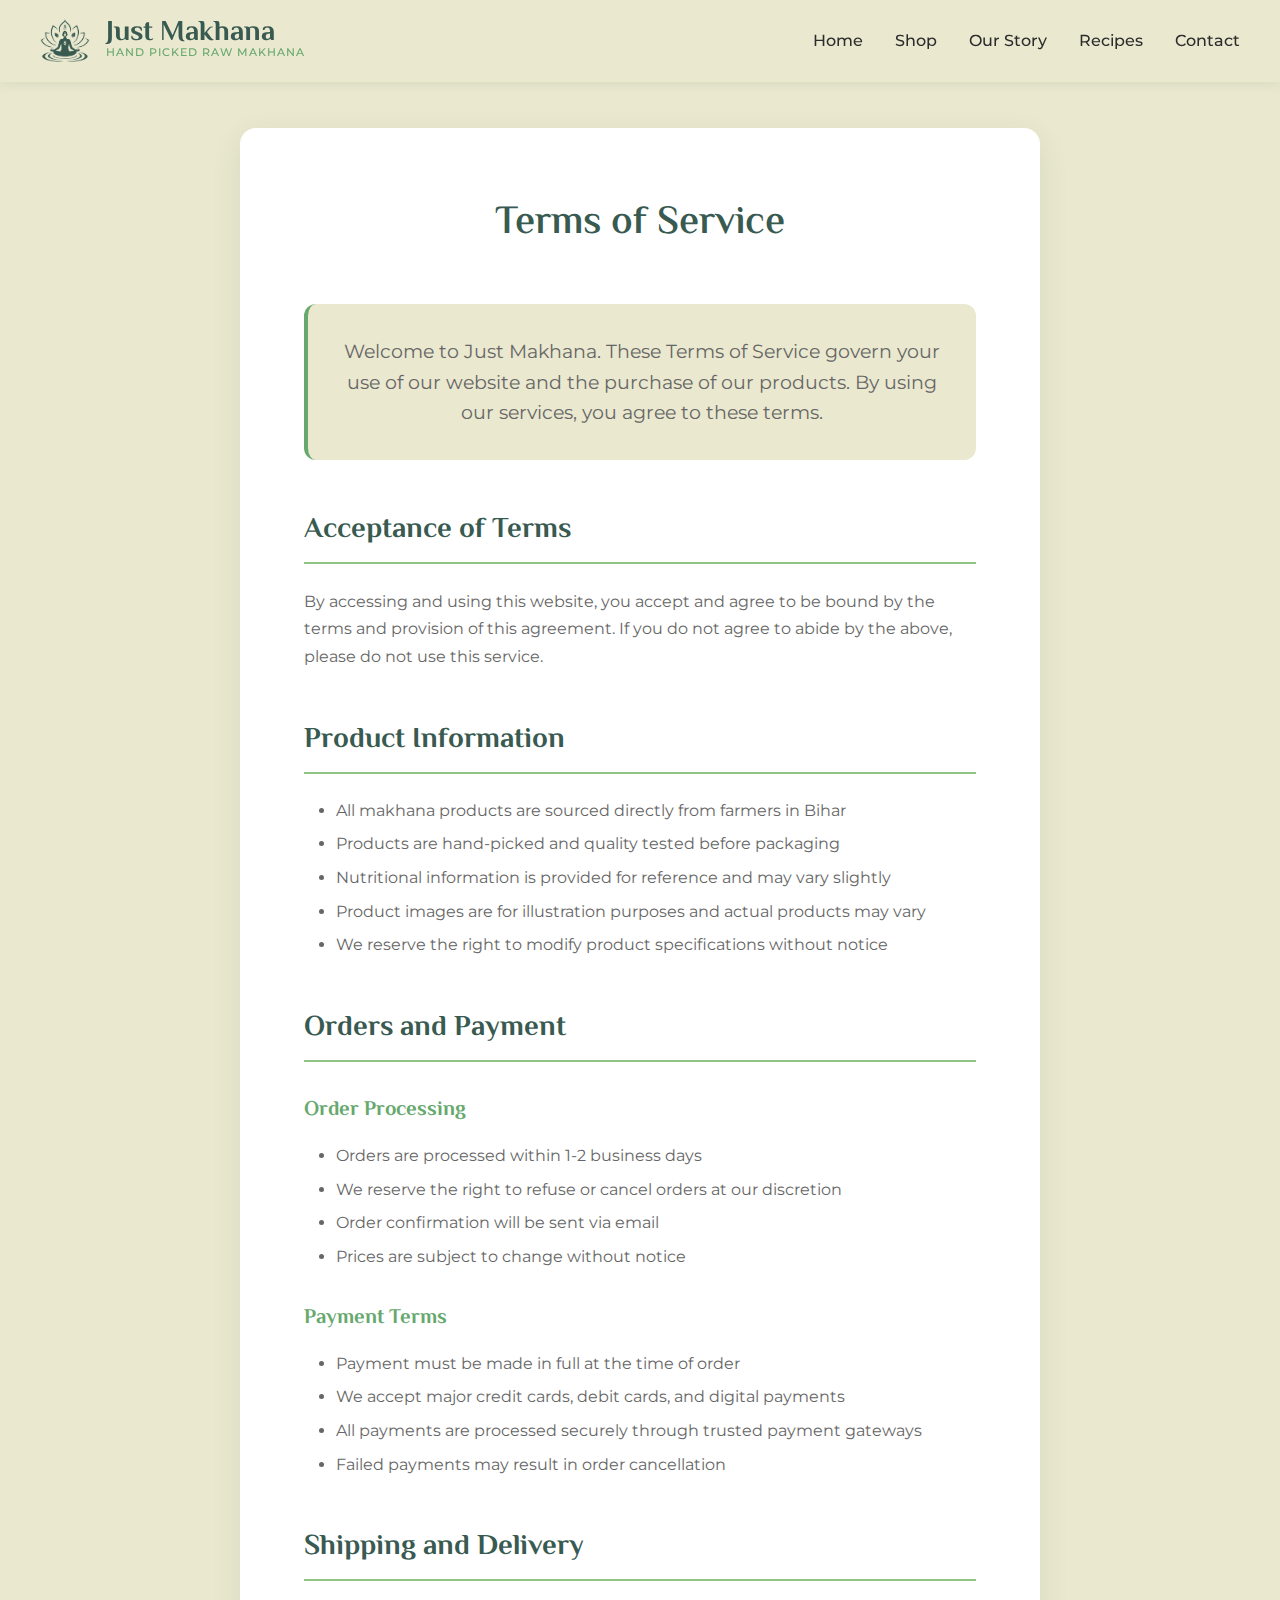
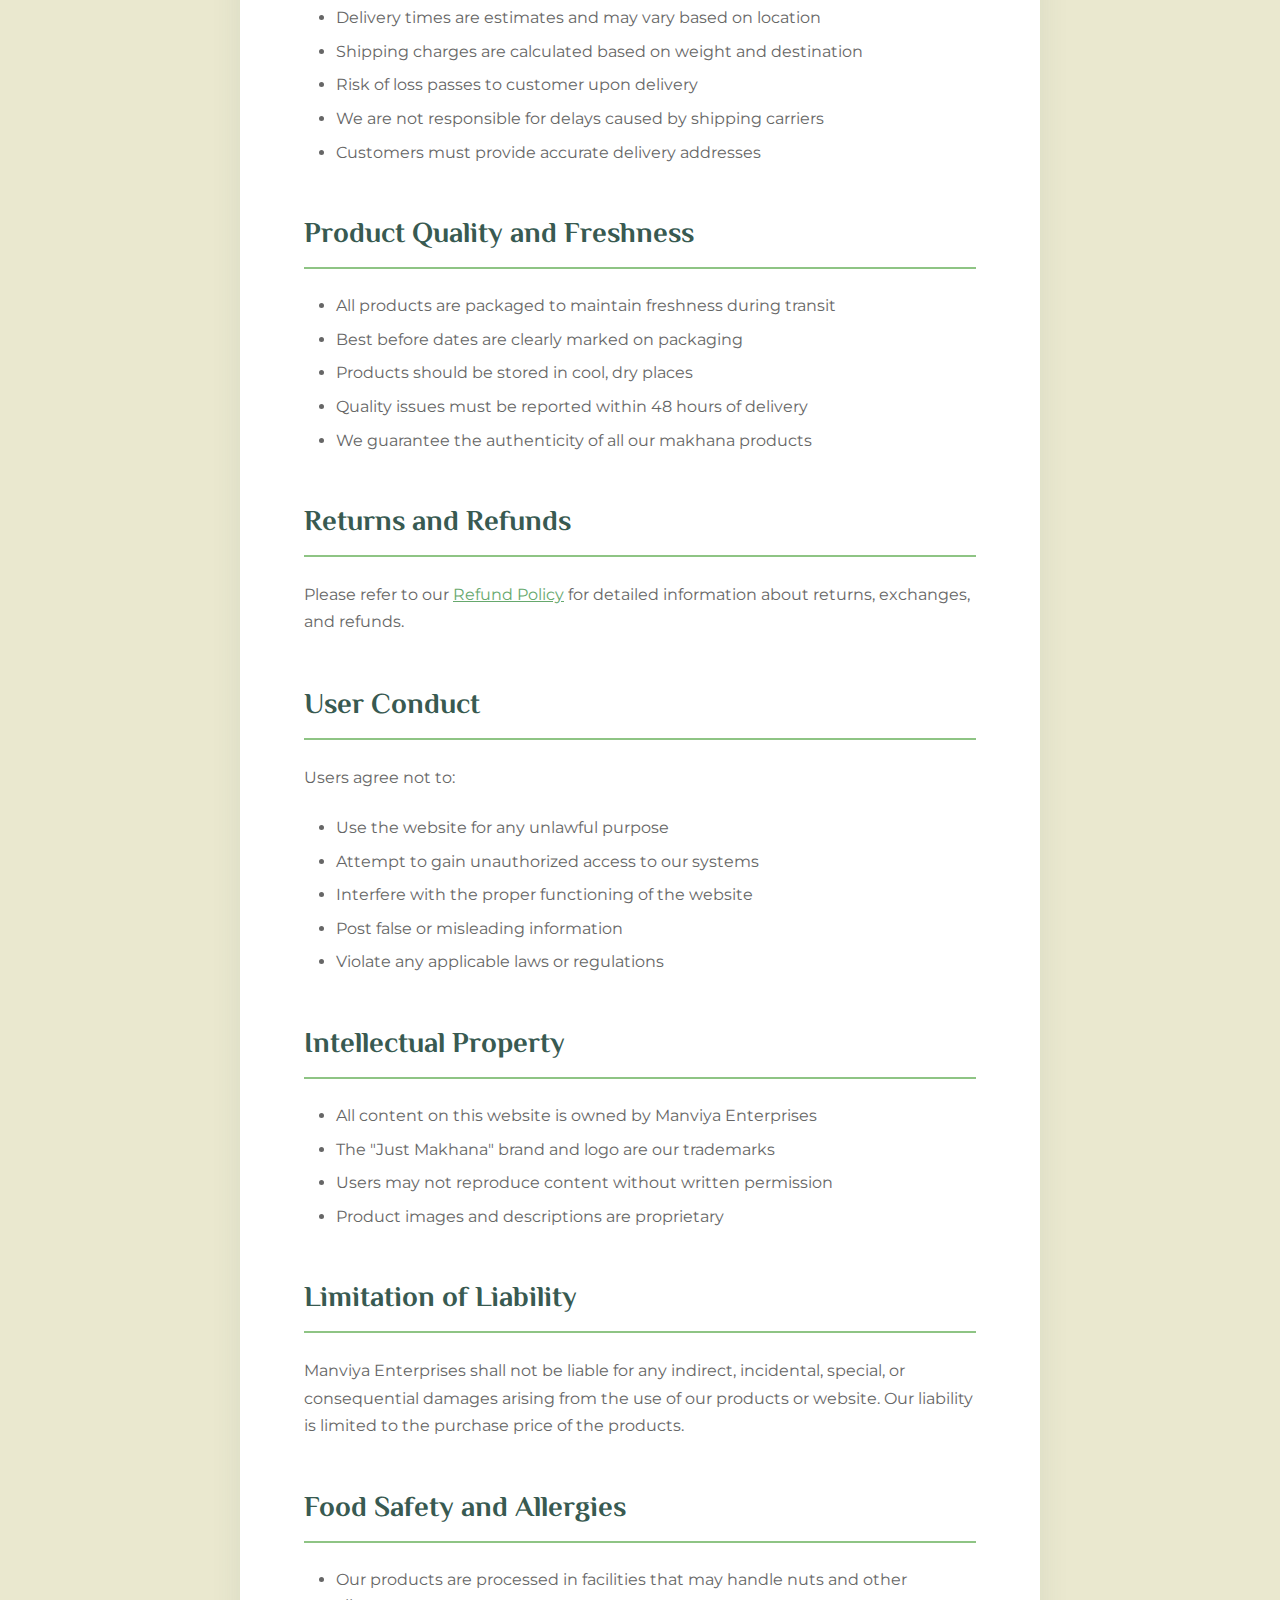
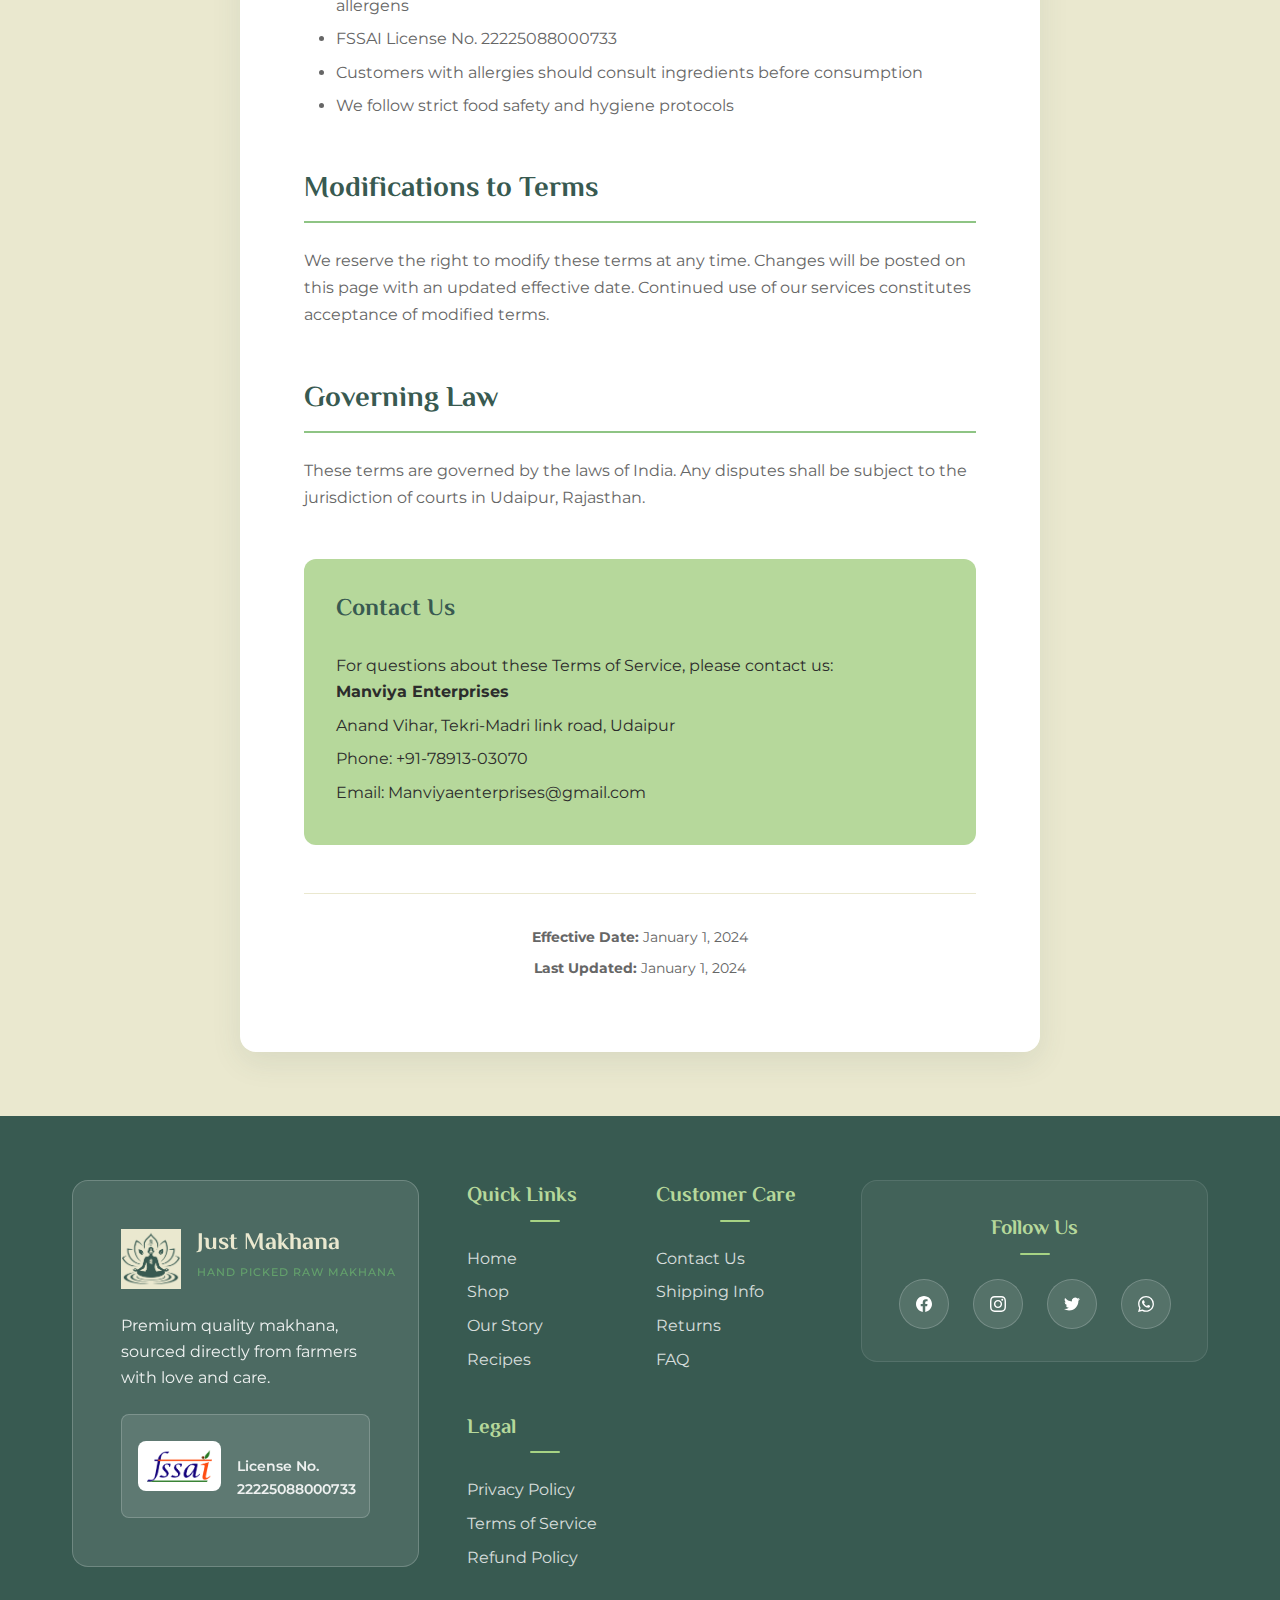
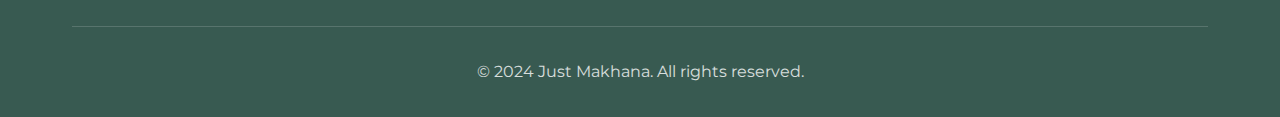
<file: terms-of-service.html>
<!DOCTYPE html>
<html lang="en">
<head>
    <meta charset="UTF-8">
    <meta name="viewport" content="width=device-width, initial-scale=1.0">
    <title>Terms of Service - Just Makhana | Hand Picked Raw Makhana</title>
    <meta name="description" content="Terms of Service for Just Makhana - Read our terms and conditions for using our website and purchasing our products.">
    <link rel="preconnect" href="https://fonts.googleapis.com">
    <link rel="preconnect" href="https://fonts.gstatic.com" crossorigin>
    <link href="https://fonts.googleapis.com/css2?family=El+Messiri:wght@400;500;600;700&family=Montserrat:wght@300;400;500;600;700&display=swap" rel="stylesheet">
    <link rel="stylesheet" href="./css/styles.css">
    <link rel="icon" type="image/png" href="./assets/logo.png">
</head>
<body>
    <!-- Header -->
    <header class="header" role="banner">
        <nav class="nav container" aria-label="Main navigation">
            <div class="nav__brand">
                <div class="logo">
                    <img src="./assets/logo.png" alt="Just Makhana - Hand Picked Raw Makhana" class="logo__image">
                    <div class="logo__text-wrapper">
                        <h1 class="logo__text">Just Makhana</h1>
                        <p class="logo__tagline">HAND PICKED RAW MAKHANA</p>
                    </div>
                </div>
            </div>
            
            <button class="nav__toggle" aria-label="Toggle navigation menu" aria-expanded="false">
                <span></span>
                <span></span>
                <span></span>
            </button>
            
            <ul class="nav__menu" role="menubar">
                <li role="none"><a href="./index.html" class="nav__link" role="menuitem">Home</a></li>
                <li role="none"><a href="./index.html#shop" class="nav__link" role="menuitem">Shop</a></li>
                <li role="none"><a href="./index.html#about" class="nav__link" role="menuitem">Our Story</a></li>
                <li role="none"><a href="./index.html#recipes" class="nav__link" role="menuitem">Recipes</a></li>
                <li role="none"><a href="./index.html#contact" class="nav__link" role="menuitem">Contact</a></li>
            </ul>
        </nav>
    </header>

    <!-- Terms of Service Content -->
    <main class="privacy-policy">
        <div class="container">
            <div class="privacy-policy__content">
                <h1 class="section__title">Terms of Service</h1>
                <p class="privacy-policy__intro">Welcome to Just Makhana. These Terms of Service govern your use of our website and the purchase of our products. By using our services, you agree to these terms.</p>
                
                <div class="privacy-policy__section">
                    <h2>Acceptance of Terms</h2>
                    <p>By accessing and using this website, you accept and agree to be bound by the terms and provision of this agreement. If you do not agree to abide by the above, please do not use this service.</p>
                </div>

                <div class="privacy-policy__section">
                    <h2>Product Information</h2>
                    <ul>
                        <li>All makhana products are sourced directly from farmers in Bihar</li>
                        <li>Products are hand-picked and quality tested before packaging</li>
                        <li>Nutritional information is provided for reference and may vary slightly</li>
                        <li>Product images are for illustration purposes and actual products may vary</li>
                        <li>We reserve the right to modify product specifications without notice</li>
                    </ul>
                </div>

                <div class="privacy-policy__section">
                    <h2>Orders and Payment</h2>
                    <h3>Order Processing</h3>
                    <ul>
                        <li>Orders are processed within 1-2 business days</li>
                        <li>We reserve the right to refuse or cancel orders at our discretion</li>
                        <li>Order confirmation will be sent via email</li>
                        <li>Prices are subject to change without notice</li>
                    </ul>
                    
                    <h3>Payment Terms</h3>
                    <ul>
                        <li>Payment must be made in full at the time of order</li>
                        <li>We accept major credit cards, debit cards, and digital payments</li>
                        <li>All payments are processed securely through trusted payment gateways</li>
                        <li>Failed payments may result in order cancellation</li>
                    </ul>
                </div>

                <div class="privacy-policy__section">
                    <h2>Shipping and Delivery</h2>
                    <ul>
                        <li>Delivery times are estimates and may vary based on location</li>
                        <li>Shipping charges are calculated based on weight and destination</li>
                        <li>Risk of loss passes to customer upon delivery</li>
                        <li>We are not responsible for delays caused by shipping carriers</li>
                        <li>Customers must provide accurate delivery addresses</li>
                    </ul>
                </div>

                <div class="privacy-policy__section">
                    <h2>Product Quality and Freshness</h2>
                    <ul>
                        <li>All products are packaged to maintain freshness during transit</li>
                        <li>Best before dates are clearly marked on packaging</li>
                        <li>Products should be stored in cool, dry places</li>
                        <li>Quality issues must be reported within 48 hours of delivery</li>
                        <li>We guarantee the authenticity of all our makhana products</li>
                    </ul>
                </div>

                <div class="privacy-policy__section">
                    <h2>Returns and Refunds</h2>
                    <p>Please refer to our <a href="./refund-policy.html" style="color: var(--secondary-green); text-decoration: underline;">Refund Policy</a> for detailed information about returns, exchanges, and refunds.</p>
                </div>

                <div class="privacy-policy__section">
                    <h2>User Conduct</h2>
                    <p>Users agree not to:</p>
                    <ul>
                        <li>Use the website for any unlawful purpose</li>
                        <li>Attempt to gain unauthorized access to our systems</li>
                        <li>Interfere with the proper functioning of the website</li>
                        <li>Post false or misleading information</li>
                        <li>Violate any applicable laws or regulations</li>
                    </ul>
                </div>

                <div class="privacy-policy__section">
                    <h2>Intellectual Property</h2>
                    <ul>
                        <li>All content on this website is owned by Manviya Enterprises</li>
                        <li>The "Just Makhana" brand and logo are our trademarks</li>
                        <li>Users may not reproduce content without written permission</li>
                        <li>Product images and descriptions are proprietary</li>
                    </ul>
                </div>

                <div class="privacy-policy__section">
                    <h2>Limitation of Liability</h2>
                    <p>Manviya Enterprises shall not be liable for any indirect, incidental, special, or consequential damages arising from the use of our products or website. Our liability is limited to the purchase price of the products.</p>
                </div>

                <div class="privacy-policy__section">
                    <h2>Food Safety and Allergies</h2>
                    <ul>
                        <li>Our products are processed in facilities that may handle nuts and other allergens</li>
                        <li>FSSAI License No. 22225088000733</li>
                        <li>Customers with allergies should consult ingredients before consumption</li>
                        <li>We follow strict food safety and hygiene protocols</li>
                    </ul>
                </div>

                <div class="privacy-policy__section">
                    <h2>Modifications to Terms</h2>
                    <p>We reserve the right to modify these terms at any time. Changes will be posted on this page with an updated effective date. Continued use of our services constitutes acceptance of modified terms.</p>
                </div>

                <div class="privacy-policy__section">
                    <h2>Governing Law</h2>
                    <p>These terms are governed by the laws of India. Any disputes shall be subject to the jurisdiction of courts in Udaipur, Rajasthan.</p>
                </div>

                <div class="privacy-policy__contact">
                    <h2>Contact Us</h2>
                    <p>For questions about these Terms of Service, please contact us:</p>
                    <div class="contact-info">
                        <p><strong>Manviya Enterprises</strong></p>
                        <p>Anand Vihar, Tekri-Madri link road, Udaipur</p>
                        <p>Phone: +91-78913-03070</p>
                        <p>Email: Manviyaenterprises@gmail.com</p>
                    </div>
                </div>

                <div class="privacy-policy__footer">
                    <p><strong>Effective Date:</strong> January 1, 2024</p>
                    <p><strong>Last Updated:</strong> January 1, 2024</p>
                </div>
            </div>
        </div>
    </main>

    <!-- Footer -->
    <footer class="footer">
        <div class="container">
            <div class="footer__content">
                <div class="footer__brand">
                    <div class="logo logo--footer">
                        <img src="./assets/logo.png" alt="Just Makhana - Hand Picked Raw Makhana" class="logo__image logo__image--footer">
                        <div class="logo__text-wrapper">
                            <h3 class="logo__text">Just Makhana</h3>
                            <p class="logo__tagline">HAND PICKED RAW MAKHANA</p>
                        </div>
                    </div>
                    <p>Premium quality makhana, sourced directly from farmers with love and care.</p>
                    <div class="fssai-info">
                        <img src="./assets/fassi_logo.png" alt="FSSAI Logo" class="fssai-logo">
                        <p class="fssai-license">License No. 22225088000733</p>
                    </div>
                </div>
                <div class="footer__links">
                    <div class="footer__section">
                        <h4>Quick Links</h4>
                        <ul>
                            <li><a href="./index.html">Home</a></li>
                            <li><a href="./index.html#shop">Shop</a></li>
                            <li><a href="./index.html#about">Our Story</a></li>
                            <li><a href="./index.html#recipes">Recipes</a></li>
                        </ul>
                    </div>
                    <div class="footer__section">
                        <h4>Customer Care</h4>
                        <ul>
                            <li><a href="./index.html#contact">Contact Us</a></li>
                            <li><a href="./shipping-info.html">Shipping Info</a></li>
                            <li><a href="./returns.html">Returns</a></li>
                            <li><a href="./faq.html">FAQ</a></li>
                        </ul>
                    </div>
                    <div class="footer__section">
                        <h4>Legal</h4>
                        <ul>
                            <li><a href="./privacy-policy.html">Privacy Policy</a></li>
                            <li><a href="./terms-of-service.html">Terms of Service</a></li>
                            <li><a href="./refund-policy.html">Refund Policy</a></li>
                        </ul>
                    </div>
                </div>
                <div class="footer__social">
                    <h4>Follow Us</h4>
                    <div class="social-links">
                        <a href="#" aria-label="Facebook">
                            <svg width="24" height="24" viewBox="0 0 24 24" fill="currentColor">
                                <path d="M24 12.073c0-6.627-5.373-12-12-12s-12 5.373-12 12c0 5.99 4.388 10.954 10.125 11.854v-8.385H7.078v-3.47h3.047V9.43c0-3.007 1.792-4.669 4.533-4.669 1.312 0 2.686.235 2.686.235v2.953H15.83c-1.491 0-1.956.925-1.956 1.874v2.25h3.328l-.532 3.47h-2.796v8.385C19.612 23.027 24 18.062 24 12.073z"/>
                            </svg>
                        </a>
                        <a href="#" aria-label="Instagram">
                            <svg width="24" height="24" viewBox="0 0 24 24" fill="currentColor">
                                <path d="M12 2.163c3.204 0 3.584.012 4.85.07 3.252.148 4.771 1.691 4.919 4.919.058 1.265.069 1.645.069 4.849 0 3.205-.012 3.584-.069 4.849-.149 3.225-1.664 4.771-4.919 4.919-1.266.058-1.644.07-4.85.07-3.204 0-3.584-.012-4.849-.07-3.26-.149-4.771-1.699-4.919-4.92-.058-1.265-.07-1.644-.07-4.849 0-3.204.013-3.583.07-4.849.149-3.227 1.664-4.771 4.919-4.919 1.266-.057 1.645-.069 4.849-.069zm0-2.163c-3.259 0-3.667.014-4.947.072-4.358.2-6.78 2.618-6.98 6.98-.059 1.281-.073 1.689-.073 4.948 0 3.259.014 3.668.072 4.948.2 4.358 2.618 6.78 6.98 6.98 1.281.058 1.689.072 4.948.072 3.259 0 3.668-.014 4.948-.072 4.354-.2 6.782-2.618 6.979-6.98.059-1.28.073-1.689.073-4.948 0-3.259-.014-3.667-.072-4.947-.196-4.354-2.617-6.78-6.979-6.98-1.281-.059-1.69-.073-4.949-.073zm0 5.838c-3.403 0-6.162 2.759-6.162 6.162s2.759 6.163 6.162 6.163 6.162-2.759 6.162-6.163c0-3.403-2.759-6.162-6.162-6.162zm0 10.162c-2.209 0-4-1.79-4-4 0-2.209 1.791-4 4-4s4 1.791 4 4c0 2.21-1.791 4-4 4zm6.406-11.845c-.796 0-1.441.645-1.441 1.44s.645 1.44 1.441 1.44c.795 0 1.439-.645 1.439-1.44s-.644-1.44-1.439-1.44z"/>
                            </svg>
                        </a>
                        <a href="#" aria-label="Twitter">
                            <svg width="24" height="24" viewBox="0 0 24 24" fill="currentColor">
                                <path d="M23.953 4.57a10 10 0 01-2.825.775 4.958 4.958 0 002.163-2.723c-.951.555-2.005.959-3.127 1.184a4.92 4.92 0 00-8.384 4.482C7.69 8.095 4.067 6.13 1.64 3.162a4.822 4.822 0 00-.666 2.475c0 1.71.87 3.213 2.188 4.096a4.904 4.904 0 01-2.228-.616v.06a4.923 4.923 0 003.946 4.827 4.996 4.996 0 01-2.212.085 4.936 4.936 0 004.604 3.417 9.867 9.867 0 01-6.102 2.105c-.39 0-.779-.023-1.17-.067a13.995 13.995 0 007.557 2.209c9.053 0 13.998-7.496 13.998-13.985 0-.21 0-.42-.015-.63A9.935 9.935 0 0024 4.59z"/>
                            </svg>
                        </a>
                        <a href="#" aria-label="WhatsApp">
                            <svg width="24" height="24" viewBox="0 0 24 24" fill="currentColor">
                                <path d="M17.472 14.382c-.297-.149-1.758-.867-2.03-.967-.273-.099-.471-.148-.67.15-.197.297-.767.966-.94 1.164-.173.199-.347.223-.644.075-.297-.15-1.255-.463-2.39-1.475-.883-.788-1.48-1.761-1.653-2.059-.173-.297-.018-.458.13-.606.134-.133.298-.347.446-.52.149-.174.198-.298.298-.497.099-.198.05-.371-.025-.52-.075-.149-.669-1.612-.916-2.207-.242-.579-.487-.5-.669-.51-.173-.008-.371-.01-.57-.01-.198 0-.52.074-.792.372-.272.297-1.04 1.016-1.04 2.479 0 1.462 1.065 2.875 1.213 3.074.149.198 2.096 3.2 5.077 4.487.709.306 1.262.489 1.694.625.712.227 1.36.195 1.871.118.571-.085 1.758-.719 2.006-1.413.248-.694.248-1.289.173-1.413-.074-.124-.272-.198-.57-.347m-5.421 7.403h-.004a9.87 9.87 0 01-5.031-1.378l-.361-.214-3.741.982.998-3.648-.235-.374a9.86 9.86 0 01-1.51-5.26c.001-5.45 4.436-9.884 9.888-9.884 2.64 0 5.122 1.03 6.988 2.898a9.825 9.825 0 012.893 6.994c-.003 5.45-4.437 9.884-9.885 9.884m8.413-18.297A11.815 11.815 0 0012.05 0C5.495 0 .16 5.335.157 11.892c0 2.096.547 4.142 1.588 5.945L.057 24l6.305-1.654a11.882 11.882 0 005.683 1.448h.005c6.554 0 11.89-5.335 11.893-11.893A11.821 11.821 0 0020.465 3.488"/>
                            </svg>
                        </a>
                    </div>
                </div>
            </div>
            <div class="footer__bottom">
                <p>&copy; 2024 Just Makhana. All rights reserved.</p>
            </div>
        </div>
    </footer>

    <script src="./js/main.js"></script>
</body>
</html>
</file>
<file: css/styles.css>
/* Just Makhana Brand Colors */
:root {
  --primary-green: #385a51;
  --secondary-green: #66a86d;
  --accent-green-1: #8ec484;
  --accent-green-2: #a7d384;
  --accent-green-3: #b6d89b;
  --neutral-cream: #eae8cf;
  --white: #ffffff;
  --text-dark: #2c2c2c;
  --text-light: #666666;
  --shadow: rgba(56, 90, 81, 0.1);
  --shadow-hover: rgba(56, 90, 81, 0.2);
  
  /* Typography */
  --font-logo: 'El Messiri', serif;
  --font-heading: 'El Messiri', serif;
  --font-body: 'Montserrat', sans-serif;
  
  /* Spacing */
  --container-max: 1200px;
  --spacing-xs: 0.5rem;
  --spacing-sm: 1rem;
  --spacing-md: 1.5rem;
  --spacing-lg: 2rem;
  --spacing-xl: 3rem;
  --spacing-xxl: 4rem;
  
  /* Border radius */
  --radius-sm: 8px;
  --radius-md: 12px;
  --radius-lg: 16px;
  
  /* Transitions */
  --transition: all 0.3s ease;
}

/* Reset & Base Styles */
* {
  margin: 0;
  padding: 0;
  box-sizing: border-box;
}

html {
  scroll-behavior: smooth;
  overflow-x: hidden;
}

body {
  font-family: var(--font-body);
  font-weight: 400;
  line-height: 1.6;
  color: var(--text-dark);
  background-color: #a7d384;
}

img {
  max-width: 100%;
  height: auto;
  display: block;
}

a {
  text-decoration: none;
  color: inherit;
  transition: var(--transition);
}

button {
  border: none;
  background: none;
  cursor: pointer;
  font-family: inherit;
  transition: var(--transition);
}

/* Container */
.container {
  max-width: var(--container-max);
  margin: 0 auto;
  padding: 0 var(--spacing-sm);
}

@media (min-width: 768px) {
  .container {
    padding: 0 var(--spacing-lg);
  }
}

/* Typography */
.section__title {
  font-family: var(--font-heading);
  font-size: 2.5rem;
  font-weight: 600;
  color: var(--primary-green);
  text-align: center;
  margin-bottom: var(--spacing-xl);
}

@media (max-width: 768px) {
  .section__title {
    font-size: 2rem;
    margin-bottom: var(--spacing-lg);
  }
}

/* Header */
.header {
  background: #eae8cf;
  box-shadow: 0 2px 10px var(--shadow);
  position: fixed;
  top: 0;
  left: 0;
  right: 0;
  z-index: 1000;
}

.nav {
  display: flex;
  align-items: center;
  justify-content: space-between;
  padding: var(--spacing-sm) 0;
}

.nav__brand {
  flex: 1;
}

.logo {
  display: flex;
  align-items: center;
  gap: var(--spacing-sm);
}

.logo__image {
  height: 50px;
  width: auto;
  object-fit: contain;
}

.logo__text-wrapper {
  display: flex;
  flex-direction: column;
}

.logo__image--footer {
  height: 60px;
  filter: none;
}

.logo__text {
  font-family: var(--font-logo);
  font-size: 1.8rem;
  font-weight: 700;
  color: var(--primary-green);
  margin-bottom: -0.3rem;
  line-height: 1;
}

.logo__tagline {
  font-family: var(--font-body);
  font-size: 0.7rem;
  font-weight: 500;
  color: var(--secondary-green);
  letter-spacing: 1px;
  text-transform: uppercase;
  white-space: nowrap;
}

.logo--footer .logo__text {
  font-size: 1.5rem;
  color: #eae8cf;
  margin-bottom: -0.7rem;
  line-height: 0.6;
}

.logo--footer .logo__tagline {
  color: var(--secondary-green);
}

.nav__toggle {
  display: none;
  flex-direction: column;
  gap: 4px;
  padding: var(--spacing-xs);
}

.nav__toggle span {
  width: 25px;
  height: 3px;
  background: var(--primary-green);
  border-radius: 2px;
  transition: var(--transition);
}

.nav__menu {
  display: flex;
  align-items: center;
  gap: var(--spacing-lg);
  list-style: none;
}

.nav__link {
  font-weight: 500;
  color: var(--text-dark);
  padding: var(--spacing-xs) 0;
  border-bottom: 2px solid transparent;
}

.nav__link:hover,
.nav__link:focus {
  color: var(--primary-green);
  border-bottom-color: var(--secondary-green);
}

.cart-btn {
  background: var(--primary-green);
  color: var(--white);
  padding: var(--spacing-xs) var(--spacing-sm);
  border-radius: var(--radius-sm);
  font-weight: 500;
  position: relative;
}

.cart-btn:hover {
  background: var(--secondary-green);
  transform: translateY(-2px);
}

.cart-count {
  background: var(--accent-green-2);
  color: var(--primary-green);
  border-radius: 50%;
  width: 20px;
  height: 20px;
  display: inline-flex;
  align-items: center;
  justify-content: center;
  font-size: 0.8rem;
  font-weight: 600;
  margin-left: var(--spacing-xs);
}

/* Mobile Navigation */
@media (max-width: 768px) {
  .nav__toggle {
    display: flex;
  }
  
  .nav__menu {
    position: fixed;
    top: 70px;
    left: 0;
    right: 0;
    background: var(--white);
    flex-direction: column;
    padding: var(--spacing-lg);
    box-shadow: 0 5px 20px var(--shadow);
    transform: translateY(-100%);
    transition: var(--transition);
    z-index: 999;
    opacity: 0;
    visibility: hidden;
  }
  
  .nav__menu.active {
    transform: translateY(0);
    opacity: 1;
    visibility: visible;
  }
  
  .nav__link {
    padding: var(--spacing-sm) 0;
    font-size: 1.1rem;
    text-align: center;
  }
  
  .cart-btn {
    margin-top: var(--spacing-sm);
    align-self: center;
  }
  
  .logo {
    gap: var(--spacing-xs);
  }
  
  .logo__image {
    height: 35px;
  }
  
  .logo__text {
    font-size: 1.3rem;
  }
  
  .logo__tagline {
    font-size: 0.55rem;
  }
}

/* Hero Section */
.hero {
  padding: calc(80px + var(--spacing-xxl)) 0 var(--spacing-xxl);
  background: linear-gradient(135deg, var(--neutral-cream) 0%, var(--white) 100%);
}

.hero .container {
  display: grid;
  grid-template-columns: 1fr 1fr;
  gap: var(--spacing-xxl);
  align-items: center;
}

.hero__title {
  font-family: var(--font-heading);
  font-size: 3.5rem;
  font-weight: 700;
  color: var(--primary-green);
  line-height: 1.2;
  margin-bottom: var(--spacing-md);
}

.hero__subtitle {
  font-size: 1.3rem;
  color: var(--text-light);
  margin-bottom: var(--spacing-xl);
  font-weight: 300;
}

.hero__actions {
  display: flex;
  gap: var(--spacing-md);
  flex-wrap: wrap;
}

.hero__image img {
  border-radius: var(--radius-lg);
  box-shadow: 0 20px 40px var(--shadow);
}

@media (max-width: 768px) {
  .hero {
    padding: calc(70px + var(--spacing-lg)) 0 var(--spacing-lg);
  }
  
  .hero .container {
    grid-template-columns: 1fr;
    gap: var(--spacing-lg);
    text-align: center;
  }
  
  .hero__title {
    font-size: 2.2rem;
    line-height: 1.3;
  }
  
  .hero__subtitle {
    font-size: 1rem;
    margin-bottom: var(--spacing-lg);
  }
  
  .hero__actions {
    justify-content: center;
    flex-direction: row;
    gap: var(--spacing-xs);
    flex-wrap: wrap;
  }
  
  .hero__actions .btn {
    flex: 1;
    min-width: 130px;
    max-width: 160px;
    padding: var(--spacing-xs) var(--spacing-sm);
    font-size: 0.9rem;
  }
}

/* Buttons */
.btn {
  display: inline-flex;
  align-items: center;
  justify-content: center;
  padding: var(--spacing-sm) var(--spacing-lg);
  border-radius: var(--radius-sm);
  font-weight: 600;
  font-size: 1rem;
  text-align: center;
  transition: var(--transition);
  cursor: pointer;
  border: 2px solid transparent;
  min-width: 140px;
}

.btn--primary {
  background: var(--primary-green);
  color: var(--white);
}

.btn--primary:hover,
.btn--primary:focus {
  background: var(--secondary-green);
  transform: translateY(-2px);
  box-shadow: 0 5px 15px var(--shadow-hover);
}

.btn--secondary {
  background: transparent;
  color: var(--primary-green);
  border-color: var(--primary-green);
}

.btn--secondary:hover,
.btn--secondary:focus {
  background: var(--primary-green);
  color: var(--white);
  transform: translateY(-2px);
}

.btn--outline {
  background: transparent;
  color: var(--secondary-green);
  border-color: var(--secondary-green);
}

.btn--outline:hover,
.btn--outline:focus {
  background: var(--secondary-green);
  color: var(--white);
  transform: translateY(-2px);
}

.btn--full {
  width: 100%;
}

.btn:disabled {
  opacity: 0.6;
  cursor: not-allowed;
  transform: none !important;
}

/* Categories Section */
.categories {
  padding: var(--spacing-xxl) 0;
}

.categories__grid {
  display: grid;
  grid-template-columns: repeat(auto-fit, minmax(300px, 1fr));
  gap: var(--spacing-xl);
}

/* Categories Slider for Mobile */
.categories__slider {
  display: none;
}

.categories__dots {
  display: none;
  justify-content: center;
  gap: var(--spacing-sm);
  margin-top: var(--spacing-md);
}

@media (max-width: 768px) {
  .categories {
    padding: var(--spacing-lg) 0;
  }
  
  .categories__grid {
    display: none;
  }
  
  .categories__slider {
    display: block;
    position: relative;
    max-width: 320px;
    margin: 0 auto;
  }
  
  .categories__slider .category-card {
    display: none;
    padding: var(--spacing-md);
    text-align: center;
    background: var(--white);
    border-radius: var(--radius-lg);
    box-shadow: 0 5px 20px var(--shadow);
  }
  
  .categories__slider .category-card.active {
    display: block;
  }
  
  .categories__slider .category-card img {
    height: 180px;
    width: 100%;
    object-fit: cover;
    border-radius: var(--radius-md);
    margin-bottom: var(--spacing-md);
  }
  
  .categories__dots {
    display: flex;
  }
}

.category-card {
  background: var(--white);
  border-radius: var(--radius-lg);
  padding: var(--spacing-lg);
  text-align: center;
  box-shadow: 0 5px 20px var(--shadow);
  transition: var(--transition);
}

.category-card:hover {
  transform: translateY(-5px);
  box-shadow: 0 10px 30px var(--shadow-hover);
}

.category-card img {
  width: 100%;
  height: 200px;
  object-fit: cover;
  border-radius: var(--radius-md);
  margin-bottom: var(--spacing-md);
}

.category-card h3 {
  font-family: var(--font-heading);
  font-size: 1.5rem;
  color: var(--primary-green);
  margin-bottom: var(--spacing-sm);
}

.category-card p {
  color: var(--text-light);
  margin-bottom: var(--spacing-md);
}

/* Products Section */
.products {
  padding: var(--spacing-xxl) 0;
  background: var(--neutral-cream);
}

@media (max-width: 768px) {
  .products {
    padding: var(--spacing-lg) 0;
  }
  
  .products__header {
    flex-direction: column;
    text-align: center;
    gap: var(--spacing-sm);
  }
  
  .products__filters {
    justify-content: center;
    flex-wrap: wrap;
    gap: var(--spacing-sm);
  }
  
  .filter-select {
    min-width: 140px;
  }
  
  .products__grid {
    grid-template-columns: 1fr;
    max-width: 350px;
    margin: 0 auto;
  }
  
  .product-card {
    text-align: center;
  }
  
  .product-card__content {
    text-align: center;
  }
  
  .product-card__actions {
    flex-direction: column;
    gap: var(--spacing-xs);
  }
}

.products__header {
  display: flex;
  justify-content: space-between;
  align-items: center;
  margin-bottom: var(--spacing-xl);
  flex-wrap: wrap;
  gap: var(--spacing-md);
}

.products__filters {
  display: flex;
  gap: var(--spacing-md);
}

.filter-select {
  padding: var(--spacing-xs) var(--spacing-sm);
  border: 2px solid var(--secondary-green);
  border-radius: var(--radius-sm);
  background: var(--white);
  color: var(--text-dark);
  font-family: var(--font-body);
}

.products__grid {
  display: grid;
  grid-template-columns: repeat(auto-fill, minmax(280px, 1fr));
  gap: var(--spacing-lg);
}

.product-card {
  background: var(--white);
  border-radius: var(--radius-lg);
  overflow: hidden;
  box-shadow: 0 5px 20px var(--shadow);
  transition: var(--transition);
  cursor: pointer;
}

.product-card:hover {
  transform: translateY(-5px);
  box-shadow: 0 10px 30px var(--shadow-hover);
}

.product-card img {
  width: 100%;
  height: 200px;
  object-fit: cover;
}

.product-card__content {
  padding: var(--spacing-md);
}

.product-card h3 {
  font-family: var(--font-heading);
  font-size: 1.3rem;
  color: var(--primary-green);
  margin-bottom: var(--spacing-xs);
}

.product-card__price {
  font-size: 1.2rem;
  font-weight: 600;
  color: var(--secondary-green);
  margin-bottom: var(--spacing-sm);
}

.product-card p {
  color: var(--text-light);
  font-size: 0.9rem;
  margin-bottom: var(--spacing-md);
}

.product-card__actions {
  display: flex;
  gap: var(--spacing-sm);
}

.product-card .btn {
  flex: 1;
  padding: var(--spacing-xs) var(--spacing-sm);
  font-size: 0.9rem;
  min-width: auto;
}

/* Story Section */
.story {
  padding: var(--spacing-xxl) 0;
}

.story__content {
  display: grid;
  grid-template-columns: 1fr 1fr;
  gap: var(--spacing-xxl);
  align-items: center;
}

.story__text h2 {
  text-align: left;
  margin-bottom: var(--spacing-lg);
}

.story__text p {
  font-size: 1.1rem;
  color: var(--text-light);
  margin-bottom: var(--spacing-md);
}

.sustainability-badge {
  display: inline-flex;
  align-items: center;
  gap: var(--spacing-sm);
  background: var(--accent-green-3);
  color: var(--primary-green);
  padding: var(--spacing-sm) var(--spacing-md);
  border-radius: var(--radius-lg);
  font-weight: 600;
  margin-top: var(--spacing-md);
}

.badge__icon {
  font-size: 1.2rem;
}

.story__gallery {
  position: relative;
  width: 100%;
  height: 400px;
  overflow: hidden;
  border-radius: var(--radius-lg);
  box-shadow: 0 15px 35px var(--shadow);
  background: var(--neutral-cream);
}

.story__gallery-image {
  position: absolute;
  top: 0;
  left: 0;
  width: 100%;
  height: 100%;
  object-fit: cover;
  opacity: 0;
  transition: opacity 1s ease-in-out;
  border-radius: var(--radius-lg);
}

.story__gallery-image.active {
  opacity: 1;
}

@media (max-width: 768px) {
  .story__gallery {
    height: 300px;
  }
}

.story__image img {
  border-radius: var(--radius-lg);
  box-shadow: 0 15px 35px var(--shadow);
}

@media (max-width: 768px) {
  .story {
    padding: var(--spacing-lg) 0;
  }
  
  .story__content {
    grid-template-columns: 1fr;
    gap: var(--spacing-lg);
    text-align: center;
  }
  
  .story__text {
    display: flex;
    flex-direction: column;
    align-items: center;
  }
  
  .story__text h2 {
    text-align: center;
    font-size: 2rem;
    margin-bottom: var(--spacing-md);
  }
  
  .story__text p {
    font-size: 1rem;
    text-align: center;
    max-width: 90%;
  }
  
  .sustainability-badge {
    align-self: center;
    font-size: 0.9rem;
    margin-top: var(--spacing-md);
  }
  
  .story__gallery {
    height: 250px;
    margin: 0 auto;
    max-width: 100%;
  }
}

/* Testimonials */
.testimonials {
  padding: var(--spacing-xxl) 0;
  background: var(--neutral-cream);
}

@media (max-width: 768px) {
  .testimonials {
    padding: var(--spacing-lg) 0;
  }
  
  .testimonials__slider {
    padding: 0 var(--spacing-sm);
    text-align: center;
  }
  
  .testimonial-card {
    text-align: center;
    padding: 0 var(--spacing-sm);
  }
  
  .testimonial-card p {
    font-size: 1.1rem;
    text-align: center;
  }
  
  .testimonial-card cite {
    text-align: center;
    display: block;
  }
  
  .testimonials__dots {
    margin-top: var(--spacing-md);
  }
}

.testimonials__slider {
  max-width: 600px;
  margin: 0 auto var(--spacing-lg);
  position: relative;
  min-height: 120px;
}

.testimonial-card {
  text-align: center;
  opacity: 0;
  transform: translateX(20px);
  transition: var(--transition);
  position: absolute;
  width: 100%;
}

.testimonial-card.active {
  opacity: 1;
  transform: translateX(0);
}

.testimonial-card p {
  font-size: 1.2rem;
  font-style: italic;
  color: var(--text-dark);
  margin-bottom: var(--spacing-md);
}

.testimonial-card cite {
  color: var(--secondary-green);
  font-weight: 600;
}

.testimonials__dots {
  display: flex;
  justify-content: center;
  gap: var(--spacing-sm);
}

.dot {
  width: 12px;
  height: 12px;
  border-radius: 50%;
  background: var(--accent-green-1);
  transition: var(--transition);
}

.dot.active,
.dot:hover {
  background: var(--primary-green);
  transform: scale(1.2);
}

/* Recipes Section */
.recipes {
  padding: var(--spacing-xxl) 0;
}

.recipes__grid {
  display: grid;
  grid-template-columns: repeat(auto-fit, minmax(300px, 1fr));
  gap: var(--spacing-xl);
  margin-bottom: var(--spacing-xl);
}

.recipes__slider {
  display: none;
}

.recipes__dots {
  display: none;
  justify-content: center;
  gap: var(--spacing-sm);
  margin: var(--spacing-md) 0;
}

.slider-btn {
  position: absolute;
  top: 50%;
  transform: translateY(-50%);
  background: var(--primary-green);
  color: var(--white);
  border: none;
  width: 40px;
  height: 40px;
  border-radius: 50%;
  font-size: 1.5rem;
  display: flex;
  align-items: center;
  justify-content: center;
  cursor: pointer;
  z-index: 10;
  transition: var(--transition);
  box-shadow: 0 2px 10px var(--shadow);
}

.slider-btn:hover {
  background: var(--secondary-green);
  transform: translateY(-50%) scale(1.1);
}

.slider-btn--prev {
  left: -20px;
}

.slider-btn--next {
  right: -20px;
}

@media (max-width: 768px) {
  .recipes {
    padding: var(--spacing-lg) 0;
  }
  
  .recipes__grid {
    display: none;
  }
  
  .recipes__slider {
    display: block;
    position: relative;
    max-width: 320px;
    margin: 0 auto;
  }
  
  .recipes__slider .recipe-card {
    display: none;
    text-align: center;
  }
  
  .recipes__slider .recipe-card.active {
    display: block;
  }
  
  .recipes__dots {
    display: flex;
  }
  
  .recipes__download {
    text-align: center;
    margin-top: var(--spacing-lg);
  }
}

.recipe-card {
  background: var(--white);
  border-radius: var(--radius-lg);
  overflow: hidden;
  box-shadow: 0 5px 20px var(--shadow);
  transition: var(--transition);
}

.recipe-card:hover {
  transform: translateY(-5px);
  box-shadow: 0 10px 30px var(--shadow-hover);
}

.recipe-card img {
  width: 100%;
  height: 200px;
  object-fit: cover;
}

.recipe-card h3 {
  font-family: var(--font-heading);
  font-size: 1.3rem;
  color: var(--primary-green);
  padding: var(--spacing-md) var(--spacing-md) var(--spacing-xs);
}

.recipe-card p {
  color: var(--text-light);
  padding: 0 var(--spacing-md);
  margin-bottom: var(--spacing-md);
}

.recipe-link {
  display: block;
  color: var(--secondary-green);
  font-weight: 600;
  padding: var(--spacing-md);
  border-top: 1px solid var(--neutral-cream);
}

.recipe-link:hover {
  background: var(--neutral-cream);
}

.recipes__download {
  text-align: center;
}

/* Customization Section */
.customization {
  padding: var(--spacing-xxl) 0;
  background: var(--white);
}

.customization__content {
  display: grid;
  grid-template-columns: 1fr 1fr;
  gap: var(--spacing-xxl);
  align-items: center;
}

.customization__text h2 {
  text-align: left;
  margin-bottom: var(--spacing-lg);
}

.customization__text p {
  font-size: 1.2rem;
  color: var(--text-light);
  margin-bottom: var(--spacing-xl);
  line-height: 1.7;
}

.customization__features {
  display: grid;
  grid-template-columns: repeat(auto-fit, minmax(150px, 1fr));
  gap: var(--spacing-md);
}

.feature {
  text-align: center;
  padding: var(--spacing-md);
  background: var(--neutral-cream);
  border-radius: var(--radius-md);
  transition: var(--transition);
}

.feature:hover {
  transform: translateY(-3px);
  box-shadow: 0 5px 15px var(--shadow);
}

.feature__icon {
  font-size: 2rem;
  display: block;
  margin-bottom: var(--spacing-sm);
}

.feature h3 {
  font-family: var(--font-heading);
  color: var(--primary-green);
  margin-bottom: var(--spacing-xs);
  font-size: 1.1rem;
}

.feature p {
  color: var(--text-light);
  font-size: 0.9rem;
  margin: 0;
}

.customization__image img {
  width: 100%;
  height: auto;
  max-width: 500px;
  border-radius: var(--radius-lg);
  box-shadow: 0 15px 35px var(--shadow);
  object-fit: cover;
}

@media (max-width: 768px) {
  .customization {
    padding: var(--spacing-lg) 0;
  }
  
  .customization__content {
    grid-template-columns: 1fr;
    gap: var(--spacing-lg);
    text-align: center;
  }
  
  .customization__text {
    display: flex;
    flex-direction: column;
    align-items: center;
  }
  
  .customization__text h2 {
    text-align: center;
    font-size: 2rem;
    margin-bottom: var(--spacing-md);
  }
  
  .customization__text p {
    font-size: 1rem;
    text-align: center;
    max-width: 90%;
  }
  
  .customization__features {
    display: flex;
    flex-direction: row;
    justify-content: space-between;
    gap: var(--spacing-xs);
    max-width: 100%;
    margin: var(--spacing-md) auto 0;
  }
  
  .customization__features .feature {
    flex: 1;
    padding: var(--spacing-xs);
    min-width: 0;
  }
  
  .customization__features .feature h3 {
    font-size: 0.9rem;
    margin-bottom: var(--spacing-xs);
  }
  
  .customization__features .feature p {
    font-size: 0.8rem;
    line-height: 1.3;
  }
  
  .customization__features .feature__icon {
    font-size: 1.5rem;
    margin-bottom: var(--spacing-xs);
  }
  
  .customization__image {
    text-align: center;
    order: -1;
  }
  
  .customization__image img {
    max-width: 280px;
    margin: 0 auto;
  }
}

/* Newsletter */
.newsletter {
  padding: var(--spacing-xxl) 0;
  background: var(--primary-green);
  color: var(--white);
}

@media (max-width: 768px) {
  .newsletter {
    padding: var(--spacing-lg) 0;
  }
  
  .newsletter__content {
    text-align: center;
    padding: 0 var(--spacing-sm);
  }
  
  .newsletter h2 {
    font-size: 1.8rem;
    text-align: center;
  }
  
  .newsletter p {
    font-size: 1rem;
    text-align: center;
  }
  
  .newsletter__form {
    max-width: 300px;
  }
}

.newsletter__content {
  text-align: center;
  max-width: 600px;
  margin: 0 auto;
}

.newsletter h2 {
  font-family: var(--font-heading);
  font-size: 2.2rem;
  margin-bottom: var(--spacing-md);
}

.newsletter p {
  font-size: 1.1rem;
  margin-bottom: var(--spacing-xl);
  opacity: 0.9;
}

.newsletter__form {
  display: flex;
  gap: var(--spacing-sm);
  max-width: 400px;
  margin: 0 auto;
}

.newsletter__form input {
  flex: 1;
  padding: var(--spacing-sm);
  border: none;
  border-radius: var(--radius-sm);
  font-family: var(--font-body);
}

.newsletter__form .btn {
  white-space: nowrap;
  background: var(--secondary-green);
}

.newsletter__form .btn:hover {
  background: var(--accent-green-1);
}

@media (max-width: 480px) {
  .newsletter__form {
    flex-direction: column;
  }
}

/* Contact */
.contact {
  padding: var(--spacing-xxl) 0;
  background: var(--neutral-cream);
}

.contact__content {
  display: grid;
  grid-template-columns: 1fr 1fr;
  gap: var(--spacing-xxl);
}

.contact__info h2 {
  text-align: left;
  margin-bottom: var(--spacing-lg);
}

.contact__details p {
  margin-bottom: var(--spacing-sm);
  color: var(--text-light);
}

.contact__wholesale {
  margin-top: var(--spacing-xl);
  padding: var(--spacing-lg);
  background: var(--white);
  border-radius: var(--radius-md);
  border-left: 4px solid var(--secondary-green);
}

.contact__wholesale h3 {
  color: var(--primary-green);
  margin-bottom: var(--spacing-sm);
}

.contact__form {
  display: flex;
  flex-direction: column;
  gap: var(--spacing-md);
}

.contact__form input,
.contact__form select,
.contact__form textarea {
  padding: var(--spacing-sm);
  border: 2px solid var(--accent-green-1);
  border-radius: var(--radius-sm);
  font-family: var(--font-body);
  transition: var(--transition);
}

.contact__form input:focus,
.contact__form select:focus,
.contact__form textarea:focus {
  outline: none;
  border-color: var(--secondary-green);
  box-shadow: 0 0 0 3px rgba(102, 168, 109, 0.1);
}

@media (max-width: 768px) {
  .contact {
    padding: var(--spacing-md) 0;
  }
  
  .contact__content {
    grid-template-columns: 1fr;
    gap: var(--spacing-md);
  }
  
  .contact__info {
    text-align: center;
  }
  
  .contact__info h2 {
    text-align: center;
    font-size: 1.8rem;
    margin-bottom: var(--spacing-sm);
  }
  
  .contact__details {
    text-align: center;
    margin-bottom: var(--spacing-sm);
    background: var(--white);
    padding: var(--spacing-sm);
    border-radius: var(--radius-sm);
    font-size: 0.9rem;
  }
  
  .contact__details p {
    margin-bottom: var(--spacing-xs);
    line-height: 1.4;
  }
  
  .contact__wholesale {
    text-align: center;
    margin: var(--spacing-sm) auto;
    max-width: 90%;
    padding: var(--spacing-sm);
  }
  
  .contact__wholesale h3 {
    font-size: 1.1rem;
    margin-bottom: var(--spacing-xs);
  }
  
  .contact__wholesale p {
    font-size: 0.9rem;
    margin: 0;
  }
  
  .contact__form {
    max-width: 350px;
    margin: 0 auto;
  }
  
  .contact__form input,
  .contact__form select,
  .contact__form textarea {
    padding: var(--spacing-xs);
    font-size: 0.9rem;
  }
  
  .contact__form textarea {
    rows: 3;
    min-height: 80px;
  }
}

/* Footer */
.footer {
  background: var(--primary-green);
  color: var(--white);
  padding: var(--spacing-xxl) 0 var(--spacing-lg);
}

.footer__content {
  display: grid;
  grid-template-columns: 1fr 1fr 1fr;
  gap: var(--spacing-xl);
  margin-bottom: var(--spacing-xl);
  align-items: start;
}

.footer__brand {
  background: rgba(255, 255, 255, 0.1);
  padding: var(--spacing-xl);
  border-radius: var(--radius-lg);
  backdrop-filter: blur(10px);
  border: 1px solid rgba(255, 255, 255, 0.2);
  text-align: left;
}

.footer__links {
  display: grid;
  grid-template-columns: repeat(auto-fit, minmax(150px, 1fr));
  gap: var(--spacing-lg);
}

.footer__social {
  text-align: center;
  background: rgba(255, 255, 255, 0.05);
  padding: var(--spacing-lg);
  border-radius: var(--radius-lg);
  border: 1px solid rgba(255, 255, 255, 0.1);
}

.footer__brand p {
  margin-top: var(--spacing-md);
  opacity: 0.9;
}

.fssai-info {
  display: flex;
  align-items: center;
  gap: var(--spacing-sm);
  margin-top: var(--spacing-md);
  padding: var(--spacing-sm);
  background: rgba(255, 255, 255, 0.1);
  border-radius: var(--radius-sm);
  border: 1px solid rgba(255, 255, 255, 0.2);
}

.fssai-logo {
  height: 50px;
  width: auto;
  background: white;
  padding: var(--spacing-xs);
  border-radius: var(--radius-sm);
  border: 1px solid rgba(255, 255, 255, 0.3);
}

.fssai-license {
  font-size: 0.9rem;
  font-weight: 600;
  color: var(--white);
  margin: 0;
  opacity: 1;
}

.footer__section h4 {
  font-family: var(--font-heading);
  font-size: 1.3rem;
  margin-bottom: var(--spacing-md);
  color: var(--accent-green-3);
  position: relative;
  padding-bottom: var(--spacing-xs);
}

.footer__section h4::after {
  content: '';
  position: absolute;
  bottom: 0;
  left: 50%;
  transform: translateX(-50%);
  width: 30px;
  height: 2px;
  background: var(--accent-green-2);
  border-radius: 2px;
}

.footer__social h4 {
  font-family: var(--font-heading);
  font-size: 1.3rem;
  margin-bottom: var(--spacing-md);
  color: var(--accent-green-3);
  position: relative;
  padding-bottom: var(--spacing-xs);
}

.footer__social h4::after {
  content: '';
  position: absolute;
  bottom: 0;
  left: 50%;
  transform: translateX(-50%);
  width: 30px;
  height: 2px;
  background: var(--accent-green-2);
  border-radius: 2px;
}

.footer__section ul {
  list-style: none;
}

.footer__section li {
  margin-bottom: var(--spacing-xs);
}

.footer__section a {
  opacity: 0.8;
  transition: var(--transition);
}

.footer__section a:hover {
  opacity: 1;
  color: var(--accent-green-3);
}

.social-links {
  display: flex;
  gap: var(--spacing-md);
  justify-content: center;
  margin-top: var(--spacing-md);
}

.social-links a {
  background: rgba(255, 255, 255, 0.1);
  padding: var(--spacing-sm);
  border-radius: 50%;
  width: 50px;
  height: 50px;
  display: flex;
  align-items: center;
  justify-content: center;
  transition: var(--transition);
  border: 1px solid rgba(255, 255, 255, 0.2);
}

.social-links a:hover {
  background: var(--accent-green-2);
  transform: translateY(-3px) scale(1.1);
  box-shadow: 0 5px 15px rgba(0, 0, 0, 0.2);
}

.footer__bottom {
  text-align: center;
  padding-top: var(--spacing-lg);
  border-top: 1px solid rgba(255, 255, 255, 0.2);
  opacity: 0.8;
}

@media (max-width: 768px) {
  .footer {
    padding: var(--spacing-lg) 0 var(--spacing-sm);
  }
  
  .footer__content {
    grid-template-columns: 1fr;
    gap: var(--spacing-sm);
    text-align: center;
    margin-bottom: var(--spacing-sm);
  }
  
  .footer__brand {
    padding: var(--spacing-sm);
    text-align: center;
  }
  
  .footer__brand p {
    font-size: 0.9rem;
    margin-top: var(--spacing-xs);
  }
  
  .fssai-info {
    margin-top: var(--spacing-xs);
    padding: var(--spacing-xs);
  }
  
  .fssai-logo {
    height: 35px;
  }
  
  .fssai-license {
    font-size: 0.8rem;
  }
  
  .footer__links {
    display: flex;
    flex-wrap: wrap;
    justify-content: space-between;
    gap: var(--spacing-xs);
  }
  
  .footer__section {
    flex: 1;
    min-width: 100px;
  }
  
  .footer__section h4 {
    font-size: 0.9rem;
    margin-bottom: var(--spacing-xs);
  }
  
  .footer__section ul {
    display: flex;
    flex-direction: column;
    gap: 1px;
  }
  
  .footer__section li {
    margin-bottom: 0;
  }
  
  .footer__section a {
    font-size: 0.8rem;
    line-height: 1.2;
  }
  
  .footer__social {
    text-align: center;
    padding: var(--spacing-xs);
  }
  
  .footer__social h4 {
    font-size: 0.9rem;
    margin-bottom: var(--spacing-xs);
  }
  
  .social-links {
    gap: var(--spacing-xs);
    margin-top: var(--spacing-xs);
  }
  
  .social-links a {
    width: 35px;
    height: 35px;
    padding: var(--spacing-xs);
  }
  
  .footer__bottom {
    text-align: center;
    padding: var(--spacing-xs) var(--spacing-sm);
  }
  
  .footer__bottom p {
    font-size: 0.8rem;
  }
}

/* Modals */
.modal {
  position: fixed;
  top: 0;
  left: 0;
  right: 0;
  bottom: 0;
  background: rgba(0, 0, 0, 0.5);
  display: flex;
  align-items: center;
  justify-content: center;
  z-index: 2000;
  opacity: 0;
  visibility: hidden;
  transition: var(--transition);
  padding: var(--spacing-md);
}

.modal.active {
  opacity: 1;
  visibility: visible;
}

.modal__content {
  background: var(--white);
  border-radius: var(--radius-lg);
  max-width: 500px;
  width: 100%;
  max-height: 90vh;
  overflow-y: auto;
  transform: translateY(20px);
  transition: var(--transition);
}

.modal.active .modal__content {
  transform: translateY(0);
}

.modal__content--large {
  max-width: 800px;
}

.modal__header {
  display: flex;
  justify-content: space-between;
  align-items: center;
  padding: var(--spacing-lg);
  border-bottom: 1px solid var(--neutral-cream);
}

.modal__header h2 {
  font-family: var(--font-heading);
  color: var(--primary-green);
  margin: 0;
}

.modal__close {
  font-size: 1.5rem;
  color: var(--text-light);
  padding: var(--spacing-xs);
}

.modal__close:hover {
  color: var(--primary-green);
}

.modal__body {
  padding: var(--spacing-lg);
}

.modal__footer {
  padding: var(--spacing-lg);
  border-top: 1px solid var(--neutral-cream);
}

/* Cart Styles */
.cart-item {
  display: flex;
  align-items: center;
  gap: var(--spacing-md);
  padding: var(--spacing-md) 0;
  border-bottom: 1px solid var(--neutral-cream);
}

.cart-item:last-child {
  border-bottom: none;
}

.cart-item img {
  width: 60px;
  height: 60px;
  object-fit: cover;
  border-radius: var(--radius-sm);
}

.cart-item__info {
  flex: 1;
}

.cart-item__name {
  font-weight: 600;
  color: var(--primary-green);
  margin-bottom: var(--spacing-xs);
}

.cart-item__price {
  color: var(--secondary-green);
  font-weight: 500;
}

.cart-item__quantity {
  display: flex;
  align-items: center;
  gap: var(--spacing-xs);
}

.quantity-btn {
  background: var(--accent-green-1);
  color: var(--primary-green);
  width: 30px;
  height: 30px;
  border-radius: 50%;
  display: flex;
  align-items: center;
  justify-content: center;
  font-weight: 600;
}

.quantity-btn:hover {
  background: var(--secondary-green);
  color: var(--white);
}

.cart-total {
  text-align: center;
  margin-bottom: var(--spacing-md);
  font-size: 1.2rem;
  color: var(--primary-green);
}

.cart-empty {
  text-align: center;
  color: var(--text-light);
  padding: var(--spacing-xl);
}

/* Animations */
@keyframes fadeInUp {
  from {
    opacity: 0;
    transform: translateY(30px);
  }
  to {
    opacity: 1;
    transform: translateY(0);
  }
}

@keyframes slideInLeft {
  from {
    opacity: 0;
    transform: translateX(-50px);
  }
  to {
    opacity: 1;
    transform: translateX(0);
  }
}

@keyframes slideInRight {
  from {
    opacity: 0;
    transform: translateX(50px);
  }
  to {
    opacity: 1;
    transform: translateX(0);
  }
}

@keyframes bounceIn {
  0% {
    opacity: 0;
    transform: scale(0.3);
  }
  50% {
    opacity: 1;
    transform: scale(1.05);
  }
  70% {
    transform: scale(0.9);
  }
  100% {
    opacity: 1;
    transform: scale(1);
  }
}

/* Hero Animations */
.hero-animate-title {
  animation: slideInLeft 0.8s ease-out;
}

.hero-animate-subtitle {
  animation: slideInLeft 0.8s ease-out 0.2s both;
}

.hero-animate-actions {
  animation: slideInLeft 0.8s ease-out 0.4s both;
}

.hero-animate-image {
  animation: slideInRight 0.8s ease-out 0.3s both;
}

.hero-animate-image img {
  animation: bounceIn 1s ease-out 0.6s both;
}

[data-aos="fade-up"] {
  animation: fadeInUp 0.6s ease forwards;
}

[data-aos="fade-up"][data-aos-delay="100"] {
  animation-delay: 0.1s;
}

[data-aos="fade-up"][data-aos-delay="200"] {
  animation-delay: 0.2s;
}

/* Privacy Policy Styles */
.privacy-policy {
  padding: calc(80px + var(--spacing-xl)) 0 var(--spacing-xxl);
  background: var(--neutral-cream);
}

.privacy-policy__content {
  max-width: 800px;
  margin: 0 auto;
  background: var(--white);
  padding: var(--spacing-xxl);
  border-radius: var(--radius-lg);
  box-shadow: 0 10px 30px var(--shadow);
}

.privacy-policy__intro {
  font-size: 1.2rem;
  color: var(--text-light);
  text-align: center;
  margin-bottom: var(--spacing-xl);
  padding: var(--spacing-lg);
  background: var(--neutral-cream);
  border-radius: var(--radius-md);
  border-left: 4px solid var(--secondary-green);
}

.privacy-policy__section {
  margin-bottom: var(--spacing-xl);
}

.privacy-policy__section h2 {
  font-family: var(--font-heading);
  font-size: 1.8rem;
  color: var(--primary-green);
  margin-bottom: var(--spacing-md);
  padding-bottom: var(--spacing-xs);
  border-bottom: 2px solid var(--accent-green-1);
}

.privacy-policy__section h3 {
  font-family: var(--font-heading);
  font-size: 1.3rem;
  color: var(--secondary-green);
  margin: var(--spacing-lg) 0 var(--spacing-sm);
}

.privacy-policy__section p {
  color: var(--text-light);
  line-height: 1.7;
  margin-bottom: var(--spacing-md);
}

.privacy-policy__section ul {
  margin-left: var(--spacing-lg);
  margin-bottom: var(--spacing-md);
}

.privacy-policy__section li {
  color: var(--text-light);
  line-height: 1.6;
  margin-bottom: var(--spacing-xs);
}

.privacy-policy__contact {
  background: var(--accent-green-3);
  padding: var(--spacing-lg);
  border-radius: var(--radius-md);
  margin: var(--spacing-xl) 0;
}

.privacy-policy__contact h2 {
  font-family: var(--font-heading);
  color: var(--primary-green);
  margin-bottom: var(--spacing-md);
}

.contact-info p {
  color: var(--text-dark);
  margin-bottom: var(--spacing-xs);
}

.privacy-policy__footer {
  text-align: center;
  padding-top: var(--spacing-lg);
  border-top: 1px solid var(--neutral-cream);
  margin-top: var(--spacing-xl);
}

.privacy-policy__footer p {
  color: var(--text-light);
  font-size: 0.9rem;
  margin-bottom: var(--spacing-xs);
}

@media (max-width: 768px) {
  .privacy-policy__content {
    padding: var(--spacing-lg);
  }
  
  .privacy-policy__section h2 {
    font-size: 1.5rem;
  }
  
  .privacy-policy__intro {
    font-size: 1.1rem;
    padding: var(--spacing-md);
  }
}

/* Mobile overflow fix */
* {
  box-sizing: border-box;
}

html, body {
  overflow-x: hidden;
  width: 100%;
  max-width: 100vw;
}

/* Mobile-specific improvements */
@media (max-width: 480px) {
  .container {
    padding: 0 var(--spacing-sm);
  }
  
  .section__title {
    font-size: 1.8rem;
    text-align: center;
    margin-bottom: var(--spacing-lg);
  }
  
  .hero__title {
    font-size: 1.9rem;
    text-align: center;
  }
  
  .btn {
    padding: var(--spacing-sm) var(--spacing-md);
    font-size: 0.9rem;
    min-height: 44px;
  }
  
  .categories__grid,
  .recipes__grid {
    max-width: 320px;
  }
  
  .category-card,
  .recipe-card {
    margin: 0;
    padding: var(--spacing-sm);
  }
  
  .story__gallery {
    height: 200px;
  }
  
  .story__text p,
  .customization__text p {
    font-size: 0.95rem;
    max-width: 95%;
  }
  
  .customization__image img {
    max-width: 260px;
  }
  
  .modal__content {
    margin: var(--spacing-sm);
    max-height: 85vh;
  }
  
  .testimonial-card p {
    font-size: 1rem;
    padding: 0 var(--spacing-xs);
  }
  
  .newsletter h2 {
    font-size: 1.6rem;
  }
  
  .newsletter__form {
    max-width: 280px;
  }
  
  .contact__form {
    max-width: 320px;
  }
  
  .footer__brand {
    padding: var(--spacing-md);
  }
}

/* Touch-friendly improvements */
@media (hover: none) and (pointer: coarse) {
  .btn,
  .nav__link,
  .cart-btn,
  .quantity-btn {
    min-height: 44px;
    min-width: 44px;
  }
  
  .category-card:hover,
  .recipe-card:hover,
  .product-card:hover {
    transform: none;
  }
  
  .category-card:active,
  .recipe-card:active,
  .product-card:active {
    transform: scale(0.98);
  }
}

/* Utility Classes */
.text-center {
  text-align: center;
}

.hidden {
  display: none !important;
}

.sr-only {
  position: absolute;
  width: 1px;
  height: 1px;
  padding: 0;
  margin: -1px;
  overflow: hidden;
  clip: rect(0, 0, 0, 0);
  white-space: nowrap;
  border: 0;
}

/* Focus Styles for Accessibility */
*:focus {
  outline: 2px solid var(--secondary-green);
  outline-offset: 2px;
}

button:focus,
a:focus,
input:focus,
select:focus,
textarea:focus {
  outline: 2px solid var(--secondary-green);
  outline-offset: 2px;
}

/* Contact links styling */
.contact__details a {
  color: var(--secondary-green);
  text-decoration: none;
}

.contact__details a:hover {
  color: var(--primary-green);
  text-decoration: underline;
}

.contact__details a:focus {
  outline: none;
  color: var(--primary-green);
  text-decoration: underline;
}

/* Logo link styling */
.logo:focus {
  outline: none;
}

.logo:hover {
  opacity: 0.8;
}

/* Print Styles */
@media print {
  .header,
  .footer,
  .modal,
  .btn {
    display: none !important;
  }
  
  body {
    font-size: 12pt;
    line-height: 1.4;
  }
  
  .hero__title {
    font-size: 24pt;
  }
  
  .section__title {
    font-size: 18pt;
  }
}
</file>
